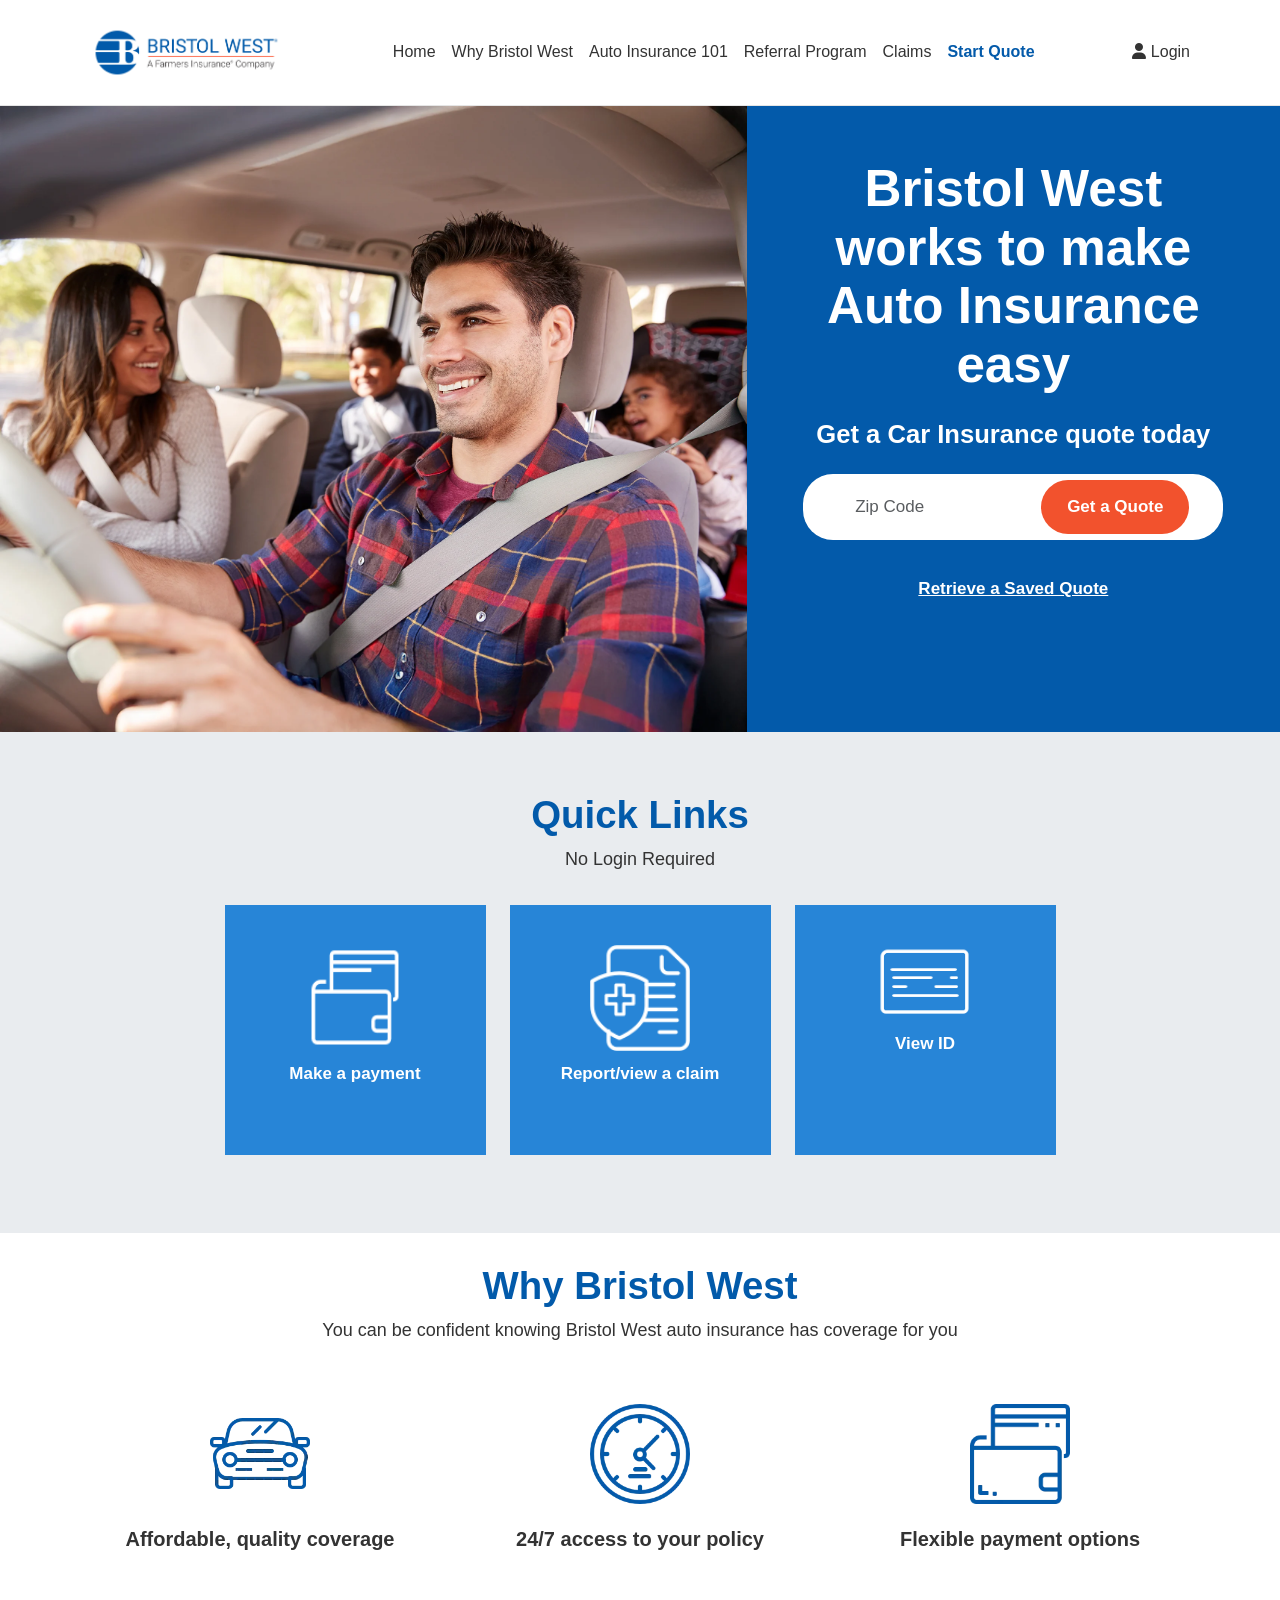
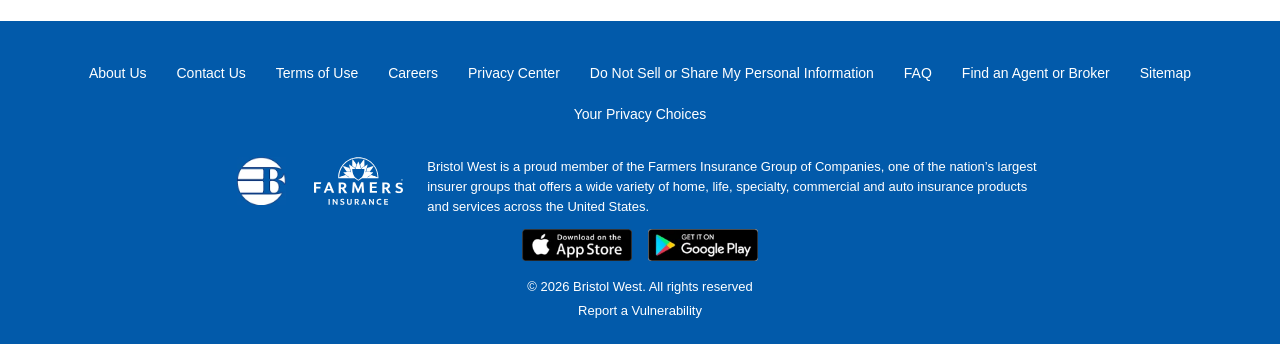
<file: index.html>
<!DOCTYPE html>
<html lang="en">
<head>
  <meta charset="UTF-8" />
  <meta name="viewport" content="width=device-width, initial-scale=1.0" />
  <title>Bristol West Bootstrap Page</title>

  <!-- Bootstrap CSS -->
  <link href="https://cdn.jsdelivr.net/npm/bootstrap@5.3.3/dist/css/bootstrap.min.css" rel="stylesheet">

  <!-- Font Awesome -->
  <link href="https://cdnjs.cloudflare.com/ajax/libs/font-awesome/6.5.2/css/all.min.css" rel="stylesheet">

  <!-- Custom CSS -->
  <link rel="stylesheet" href="style.css">
</head>
<body>

  <!-- Header Start -->
  <header class="bw-header" tabindex="-1">
    <div class="container">
      <nav class="navbar navbar-expand-lg navbar-light bw-navbar" role="navigation">

        <a href="" class="visually-hidden-focusable">Skip to Main Content</a>

        <a class="navbar-brand bw-brand" href="/">
          <img
            src="./images/logo-bristol-west-new.jpg"
            alt="Bristol West Logo"
            class="bw-logo"
          >
        </a>

        <button
          class="navbar-toggler bw-toggler ms-auto"
          type="button"
          data-bs-toggle="collapse"
          data-bs-target="#bwMainNavbar"
          aria-controls="bwMainNavbar"
          aria-expanded="false"
          aria-label="Toggle navigation"
        >
          <span class="navbar-toggler-icon"></span>
        </button>

        <div class="collapse navbar-collapse bw-nav-collapse" id="bwMainNavbar">

          <div class="d-lg-none bw-mobile-menu-head">
            <span>Menu</span>
            <button
              class="btn bw-close-btn"
              type="button"
              data-bs-toggle="collapse"
              data-bs-target="#bwMainNavbar"
              aria-label="Close menu"
            >
              X
            </button>
          </div>

          <ul class="navbar-nav mx-auto bw-main-menu">
            <li class="nav-item">
              <a class="nav-link" title="Home" aria-label="Home" href="/">Home</a>
            </li>

            <li class="nav-item">
              <a class="nav-link" title="Why Bristol West" aria-label="Why Bristol West" href="why-bristo.html">Why Bristol West</a>
            </li>

            <li class="nav-item">
              <a class="nav-link" title="Auto Insurance 101" aria-label="Auto Insurance 101" href="auto-insurance101.html">Auto Insurance 101</a>
            </li>
            <li class="nav-item">
              <a class="nav-link" title="Referral Program" aria-label="Referral Program" href="Referral.html">Referral Program</a>
            </li>

            <li class="nav-item">
              <a class="nav-link" title="Claims" aria-label="Claims" href="claim.html">Claims</a>
            </li>

            <li class="nav-item">
              <a class="nav-link bw-start-quote-link" title="Start Quote" aria-label="Start Quote" href="/">Start Quote</a>
            </li>

            
          </ul>

          <ul class="navbar-nav bw-lang-menu">
            <li class="nav-item">
              <a class="nav-link" title="Login" aria-label="Login" href="">
                <i class="fa-solid fa-user"></i>
                Login
              </a>
            </li>
          </ul>

        </div>
      </nav>
    </div>
  </header>
  <!-- Header End -->

  <main id="main">

    <!-- Hero Start -->
    <section class="bw-hero">
      <div class="container-fluid px-0">
        <div class="row g-0">

          <div class="col-md-7 d-none d-md-block">
            <div class="bw-hero-img-wrap">
              <img
                src="./images/bw-hero-drive-image.webp"
                alt=""
                class="bw-hero-img"
              >
            </div>
          </div>

          <div class="col-12 col-md-5">
            <div class="bw-hero-content d-flex flex-column justify-content-center">

              <div class="bw-hero-text">
                <h1>
                  Bristol West works to make<br class="d-none d-md-block">
                  Auto Insurance easy
                </h1>

                <h2>Get a Car Insurance quote today</h2>
              </div>

              <form class="bw-quote-form">
                <input type="hidden" name="errorMessage" value="Zip Code is required">
                <input type="hidden" name="zipCodeLength" value="5">
                <input type="hidden" name="zipCodeLengthErrorMessage" value="Zip Code must be 5 digits long.">

                <div class="row g-0 bw-form-row justify-content-center">
                  <div class="col-12 col-md-6">
                    <input
                      name="zipcode"
                      type="tel"
                      maxlength="5"
                      minlength="5"
                      class="form-control bw-zip-input"
                      placeholder="Zip Code"
                      aria-describedby="zipCodeErrorMsg"
                      inputmode="numeric"
                      pattern="[0-9]*"
                    >
                  </div>

                  <div class="col-12 col-md-auto">
                    <button type="submit" class="btn bw-quote-btn">
                      Get a Quote
                    </button>
                  </div>
                </div>
              </form>

              <div id="zipCodeErrorMsg" class="bw-zip-validation-msg text-center" role="alert"></div>

              <div class="text-center">
                <a href="#" class="bw-saved-quote-link">
                  Retrieve a Saved Quote
                </a>
              </div>

            </div>
          </div>

        </div>
      </div>
    </section>
    <!-- Hero End -->

    <!-- Quick Links Start -->
    <section class="bw-quick-section bg-body-secondary py-5">
      <div class="container">
        <div class="bw-quick-box">
          <div class="row">
            <div class="col-12 text-center">
              <h2 class="bw-section-title">Quick Links</h2>
              <p class="bw-subtitle">No Login Required</p>
            </div>
          </div>

          <div class="row justify-content-center g-4 mt-2">

            <div class="col-12 col-md-4 col-lg-3">
              <a class="bw-quick-link" href="/bwcss/bw-make-payment?lang=en">
                <span class="bw-quick-icon">
                  <img
                    src="./images/icon_wallet.svg"
                    alt=""
                  >
                </span>
                <span class="bw-quick-text">Make a payment</span>
              </a>
            </div>

            <div class="col-12 col-md-4 col-lg-3">
              <a class="bw-quick-link" href="/home/claims/">
                <span class="bw-quick-icon">
                  <img
                    src="./images/icon_view_claim.svg"
                    alt=""
                  >
                </span>
                <span class="bw-quick-text">Report/view a claim</span>
              </a>
            </div>

            <div class="col-12 col-md-4 col-lg-3">
              <a class="bw-quick-link" href="/bwcss/id-card/findpolicy?type=id&lang=eng">
                <span class="bw-quick-icon">
                  <img
                    src="/images/icon_view_id.svg"
                    alt=""
                  >
                </span>
                <span class="bw-quick-text">View ID</span>
              </a>
            </div>

          </div>
        </div>
      </div>
    </section>
    <!-- Quick Links End -->

    <!-- Why Bristol West Start -->
    <section class="bw-why-section">
      <div class="container">
        <div class="row">
          <div class="col-12 text-center">
            <h2 class="bw-section-title">Why Bristol West</h2>
            <p class="bw-subtitle">
              You can be confident knowing Bristol West auto insurance has coverage for you
            </p>
          </div>
        </div>

        <div class="row justify-content-center g-4 mt-3">

          <div class="col-12 col-md-4 ">
            <div class="bw-feature-card">
              <div class="bw-feature-img">
                <img
                  src="./images/car-icon.webp"
                  alt=""
                >
              </div>
              <div class="bw-feature-text">
                Affordable, quality coverage
              </div>
            </div>
          </div>

          <div class="col-12 col-md-4 ">
            <div class="bw-feature-card">
              <div class="bw-feature-img">
                <img
                  src="./images/clock-icon.webp"
                  alt=""
                >
              </div>
              <div class="bw-feature-text">
                24/7 access to your policy
              </div>
            </div>
          </div>

          <div class="col-12 col-md-4 ">
            <div class="bw-feature-card">
              <div class="bw-feature-img">
                <img
                  src="./images/pay-icon.webp"
                  alt=""
                >
              </div>
              <div class="bw-feature-text">
                Flexible payment options
              </div>
            </div>
          </div>

        </div>
      </div>
    </section>
    <!-- Why Bristol West End -->

  </main>

  <!-- Footer Start -->
  <footer class="bw-footer">
    <div class="container-fluid">

      <div class="row text-center">
        <div class="col-12">
          <ul class="nav justify-content-center bw-footer-nav">

            <li class="nav-item">
              <a class="nav-link" href="about.html">About Us</a>
            </li>

            <li class="nav-item">
              <a class="nav-link" href="contact.html">Contact Us</a>
            </li>

            <li class="nav-item">
              <a class="nav-link" href="terms.html">Terms of Use</a>
            </li>

            <li class="nav-item">
              <a class="nav-link" href="" target="_blank">Careers</a>
            </li>

            <li class="nav-item">
              <a class="nav-link" href="" target="_blank">Privacy Center</a>
            </li>

            <li class="nav-item">
              <a class="nav-link" href="" target="_blank">
                Do Not Sell or Share My Personal Information
              </a>
            </li>

            <li class="nav-item">
              <a class="nav-link" href="faqs.html">FAQ</a>
            </li>

            <li class="nav-item">
              <a class="nav-link" href="">
                Find an Agent or Broker
              </a>
            </li>

            <li class="nav-item">
              <a class="nav-link" href="">Sitemap</a>
            </li>

            <li class="nav-item d-flex align-items-center justify-content-center">
              <a class="nav-link" href="#">Your Privacy Choices</a>
              
            </li>

          </ul>
        </div>
      </div>

      <div class="row mt-4 justify-content-center align-items-start">
        <div class="col-12 col-md-auto mb-4 text-center">
          <a href="/" aria-label="BristolWest Home">
            <img
              src="./images/bw-logo-white.webp"
              width="49"
              height="48"
              alt=""
            >
          </a>

          <a href="" title="farmers.com" class="ms-4">
            <img
              src="./images/farmers_logo.svg"
              width="89"
              height="48"
              alt=""
            >
          </a>
        </div>

        <div class="col-12 col-md-8 col-lg-6">
          <p class="bw-footer-disclaimer">
            Bristol West is a proud member of the Farmers Insurance Group of Companies,
            one of the nation’s largest insurer groups that offers a wide variety of
            home, life, specialty, commercial and auto insurance products and services
            across the <span class="text-nowrap">United States.</span>
          </p>
        </div>
      </div>

      <div class="row justify-content-center g-3 text-center">
        <div class="col-auto">
          <a href="" target="_blank">
            <img
              src="./images/ios.webp"
              width="110"
              height="32"
              alt="Download on the App Store"
            >
          </a>
        </div>

        <div class="col-auto">
          <a href="" target="_blank">
            <img
              src="./images/android.webp"
              width="110"
              height="32"
              alt="Get it on Google Play"
            >
          </a>
        </div>
      </div>

      <div class="text-center pt-3">
        <p class="bw-copy">© 2026 Bristol West. All rights reserved</p>
        <p class="bw-report">
          <a href="" target="_blank" rel="noopener">
            Report a Vulnerability
          </a>
        </p>
      </div>

    </div>
  </footer>
  <!-- Footer End -->

  <!-- Bootstrap JS -->
  <script src="https://cdn.jsdelivr.net/npm/bootstrap@5.3.3/dist/js/bootstrap.bundle.min.js"></script>

</body>
</html>
</file>
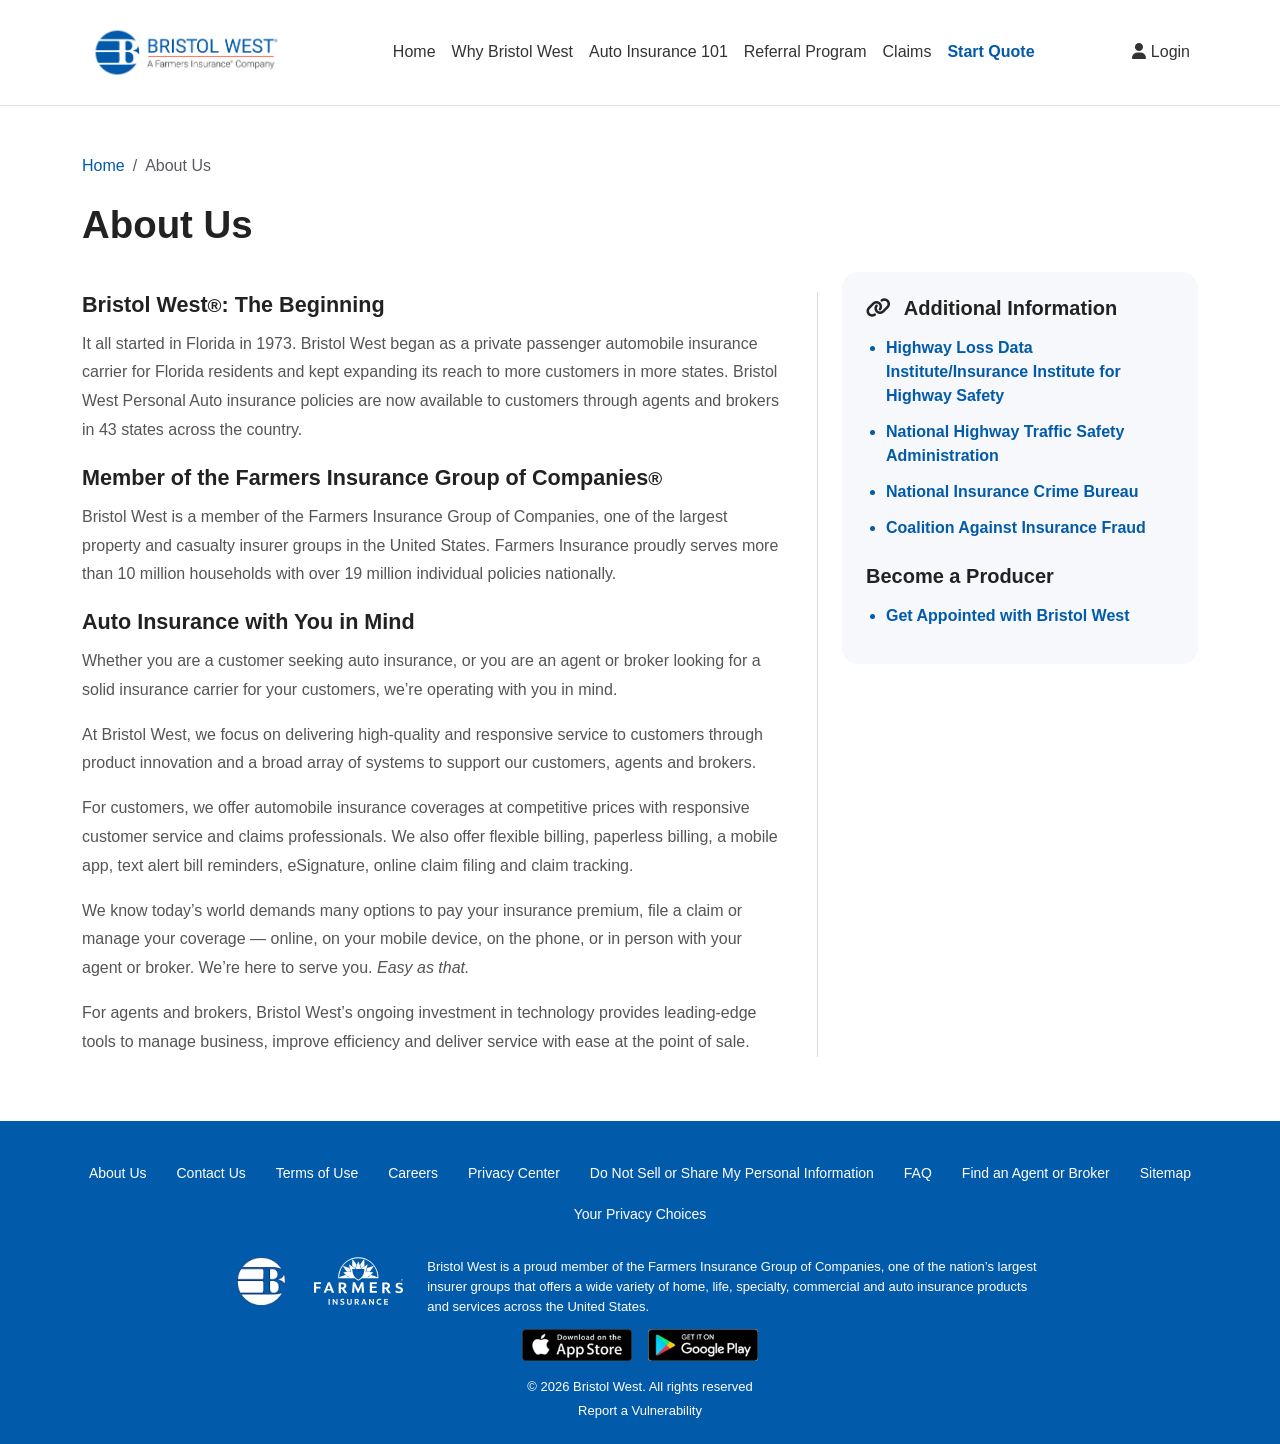
<file: about.html>
<!DOCTYPE html>
<html lang="en">
<head>
  <meta charset="UTF-8" />
  <meta name="viewport" content="width=device-width, initial-scale=1.0" />
  <title>Bristol West Bootstrap Page</title>

  <!-- Bootstrap CSS -->
  <link href="https://cdn.jsdelivr.net/npm/bootstrap@5.3.3/dist/css/bootstrap.min.css" rel="stylesheet">

  <!-- Font Awesome -->
  <link href="https://cdnjs.cloudflare.com/ajax/libs/font-awesome/6.5.2/css/all.min.css" rel="stylesheet">

  <!-- Custom CSS -->
  <link rel="stylesheet" href="style.css">
  <link rel="stylesheet" href="about.css">
</head>
<body>

  <!-- Header Start -->
  <header class="bw-header" tabindex="-1">
    <div class="container">
      <nav class="navbar navbar-expand-lg navbar-light bw-navbar" role="navigation">

        <a href="" class="visually-hidden-focusable">Skip to Main Content</a>

        <a class="navbar-brand bw-brand" href="/">
          <img
            src="./images/logo-bristol-west-new.jpg"
            alt="Bristol West Logo"
            class="bw-logo"
          >
        </a>

        <button
          class="navbar-toggler bw-toggler ms-auto"
          type="button"
          data-bs-toggle="collapse"
          data-bs-target="#bwMainNavbar"
          aria-controls="bwMainNavbar"
          aria-expanded="false"
          aria-label="Toggle navigation"
        >
          <span class="navbar-toggler-icon"></span>
        </button>

        <div class="collapse navbar-collapse bw-nav-collapse" id="bwMainNavbar">

          <div class="d-lg-none bw-mobile-menu-head">
            <span>Menu</span>
            <button
              class="btn bw-close-btn"
              type="button"
              data-bs-toggle="collapse"
              data-bs-target="#bwMainNavbar"
              aria-label="Close menu"
            >
              X
            </button>
          </div>

          <ul class="navbar-nav mx-auto bw-main-menu">
            <li class="nav-item">
              <a class="nav-link" title="Home" aria-label="Home" href="/">Home</a>
            </li>

            <li class="nav-item">
              <a class="nav-link" title="Why Bristol West" aria-label="Why Bristol West" href="why-bristo.html">Why Bristol West</a>
            </li>

            <li class="nav-item">
              <a class="nav-link" title="Auto Insurance 101" aria-label="Auto Insurance 101" href="auto-insurance101.html">Auto Insurance 101</a>
            </li>
            <li class="nav-item">
              <a class="nav-link" title="Referral Program" aria-label="Referral Program" href="Referral.html">Referral Program</a>
            </li>

            <li class="nav-item">
              <a class="nav-link" title="Claims" aria-label="Claims" href="claim.html">Claims</a>
            </li>

            <li class="nav-item">
              <a class="nav-link bw-start-quote-link" title="Start Quote" aria-label="Start Quote" href="/">Start Quote</a>
            </li>

            
          </ul>

          <ul class="navbar-nav bw-lang-menu">
            <li class="nav-item">
              <a class="nav-link" title="Login" aria-label="Login" href="">
                <i class="fa-solid fa-user"></i>
                Login
              </a>
            </li>
          </ul>

        </div>
      </nav>
    </div>
  </header>
  <!-- Header End -->
<section class="about-section py-5">
    <div class="container">

        <nav aria-label="breadcrumb" class="mb-4">
            <ol class="breadcrumb about-breadcrumb">
                <li class="breadcrumb-item">
                    <a href="#">Home</a>
                </li>
                <li class="breadcrumb-item active" aria-current="page">
                    About Us
                </li>
            </ol>
        </nav>

        <h1 class="about-main-heading mb-4">
            About Us
        </h1>

        <div class="row g-4">

            <div class="col-12 col-lg-8">
                <div class="about-content-box">

                    <h5>Bristol West<small>®</small>: The Beginning</h5>
                    <p>
                        It all started in Florida in 1973. Bristol West began as a private passenger automobile insurance carrier for Florida residents and kept expanding its reach to more customers in more states. Bristol West Personal Auto insurance policies are now available to customers through agents and brokers in 43 states across the country.
                    </p>

                    <h5>Member of the Farmers Insurance Group of Companies<small>®</small></h5>
                    <p>
                        Bristol West is a member of the Farmers Insurance Group of Companies, one of the largest property and casualty insurer groups in the United States. Farmers Insurance proudly serves more than 10 million households with over 19 million individual policies nationally.
                    </p>

                    <h5>Auto Insurance with You in Mind</h5>
                    <p>
                        Whether you are a customer seeking auto insurance, or you are an agent or broker looking for a solid insurance carrier for your customers, we’re operating with you in mind.
                    </p>

                    <p>
                        At Bristol West, we focus on delivering high-quality and responsive service to customers through product innovation and a broad array of systems to support our customers, agents and brokers.
                    </p>

                    <p>
                        For customers, we offer automobile insurance coverages at competitive prices with responsive customer service and claims professionals. We also offer flexible billing, paperless billing, a mobile app, text alert bill reminders, eSignature, online claim filing and claim tracking.
                    </p>

                    <p>
                        We know today’s world demands many options to pay your insurance premium, file a claim or manage your coverage — online, on your mobile device, on the phone, or in person with your agent or broker. We’re here to serve you. <em>Easy as that.</em>
                    </p>

                    <p>
                        For agents and brokers, Bristol West’s ongoing investment in technology provides leading-edge tools to manage business, improve efficiency and deliver service with ease at the point of sale.
                    </p>

                </div>
            </div>

            <div class="col-12 col-lg-4">
                <aside class="about-sidebar p-4">

                    <h2 class="sidebar-heading mb-3">
                        <i class="fa-solid fa-link me-2"></i>
                        Additional Information
                    </h2>

                    <ul class="about-links">
                        <li><a href="" target="_blank">Highway Loss Data Institute/Insurance Institute for Highway Safety</a></li>
                        <li><a href="" target="_blank">National Highway Traffic Safety Administration</a></li>
                        <li><a href="" target="_blank">National Insurance Crime Bureau</a></li>
                        <li><a href="" target="_blank">Coalition Against Insurance Fraud</a></li>
                    </ul>

                    <h2 class="sidebar-heading mt-4 mb-3">
                        Become a Producer
                    </h2>

                    <ul class="about-links">
                        <li><a href="https://www.foremostagent.com/get-appointed/" target="_blank">Get Appointed with Bristol West</a></li>
                    </ul>

                </aside>
            </div>

        </div>

    </div>
</section>


  <!-- Footer Start -->
  <footer class="bw-footer">
    <div class="container-fluid">

      <div class="row text-center">
        <div class="col-12">
          <ul class="nav justify-content-center bw-footer-nav">

            <li class="nav-item">
              <a class="nav-link" href="about.html">About Us</a>
            </li>

            <li class="nav-item">
              <a class="nav-link" href="contact.html">Contact Us</a>
            </li>

            <li class="nav-item">
              <a class="nav-link" href="terms.html">Terms of Use</a>
            </li>

            <li class="nav-item">
              <a class="nav-link" href="" target="_blank">Careers</a>
            </li>

            <li class="nav-item">
              <a class="nav-link" href="" target="_blank">Privacy Center</a>
            </li>

            <li class="nav-item">
              <a class="nav-link" href="" target="_blank">
                Do Not Sell or Share My Personal Information
              </a>
            </li>

            <li class="nav-item">
              <a class="nav-link" href="faqs.html">FAQ</a>
            </li>

            <li class="nav-item">
              <a class="nav-link" href="">
                Find an Agent or Broker
              </a>
            </li>

            <li class="nav-item">
              <a class="nav-link" href="">Sitemap</a>
            </li>

            <li class="nav-item d-flex align-items-center justify-content-center">
              <a class="nav-link" href="#">Your Privacy Choices</a>
              
            </li>

          </ul>
        </div>
      </div>

      <div class="row mt-4 justify-content-center align-items-start">
        <div class="col-12 col-md-auto mb-4 text-center">
          <a href="/" aria-label="BristolWest Home">
            <img
              src="./images/bw-logo-white.webp"
              width="49"
              height="48"
              alt=""
            >
          </a>

          <a href="" title="farmers.com" class="ms-4">
            <img
              src="./images/farmers_logo.svg"
              width="89"
              height="48"
              alt=""
            >
          </a>
        </div>

        <div class="col-12 col-md-8 col-lg-6">
          <p class="bw-footer-disclaimer">
            Bristol West is a proud member of the Farmers Insurance Group of Companies,
            one of the nation’s largest insurer groups that offers a wide variety of
            home, life, specialty, commercial and auto insurance products and services
            across the <span class="text-nowrap">United States.</span>
          </p>
        </div>
      </div>

      <div class="row justify-content-center g-3 text-center">
        <div class="col-auto">
          <a href="" target="_blank">
            <img
              src="./images/ios.webp"
              width="110"
              height="32"
              alt="Download on the App Store"
            >
          </a>
        </div>

        <div class="col-auto">
          <a href="" target="_blank">
            <img
              src="./images/android.webp"
              width="110"
              height="32"
              alt="Get it on Google Play"
            >
          </a>
        </div>
      </div>

      <div class="text-center pt-3">
        <p class="bw-copy">© 2026 Bristol West. All rights reserved</p>
        <p class="bw-report">
          <a href="" target="_blank" rel="noopener">
            Report a Vulnerability
          </a>
        </p>
      </div>

    </div>
  </footer>
  <!-- Footer End -->

  <!-- Bootstrap JS -->
  <script src="https://cdn.jsdelivr.net/npm/bootstrap@5.3.3/dist/js/bootstrap.bundle.min.js"></script>

</body>
</html>
</file>
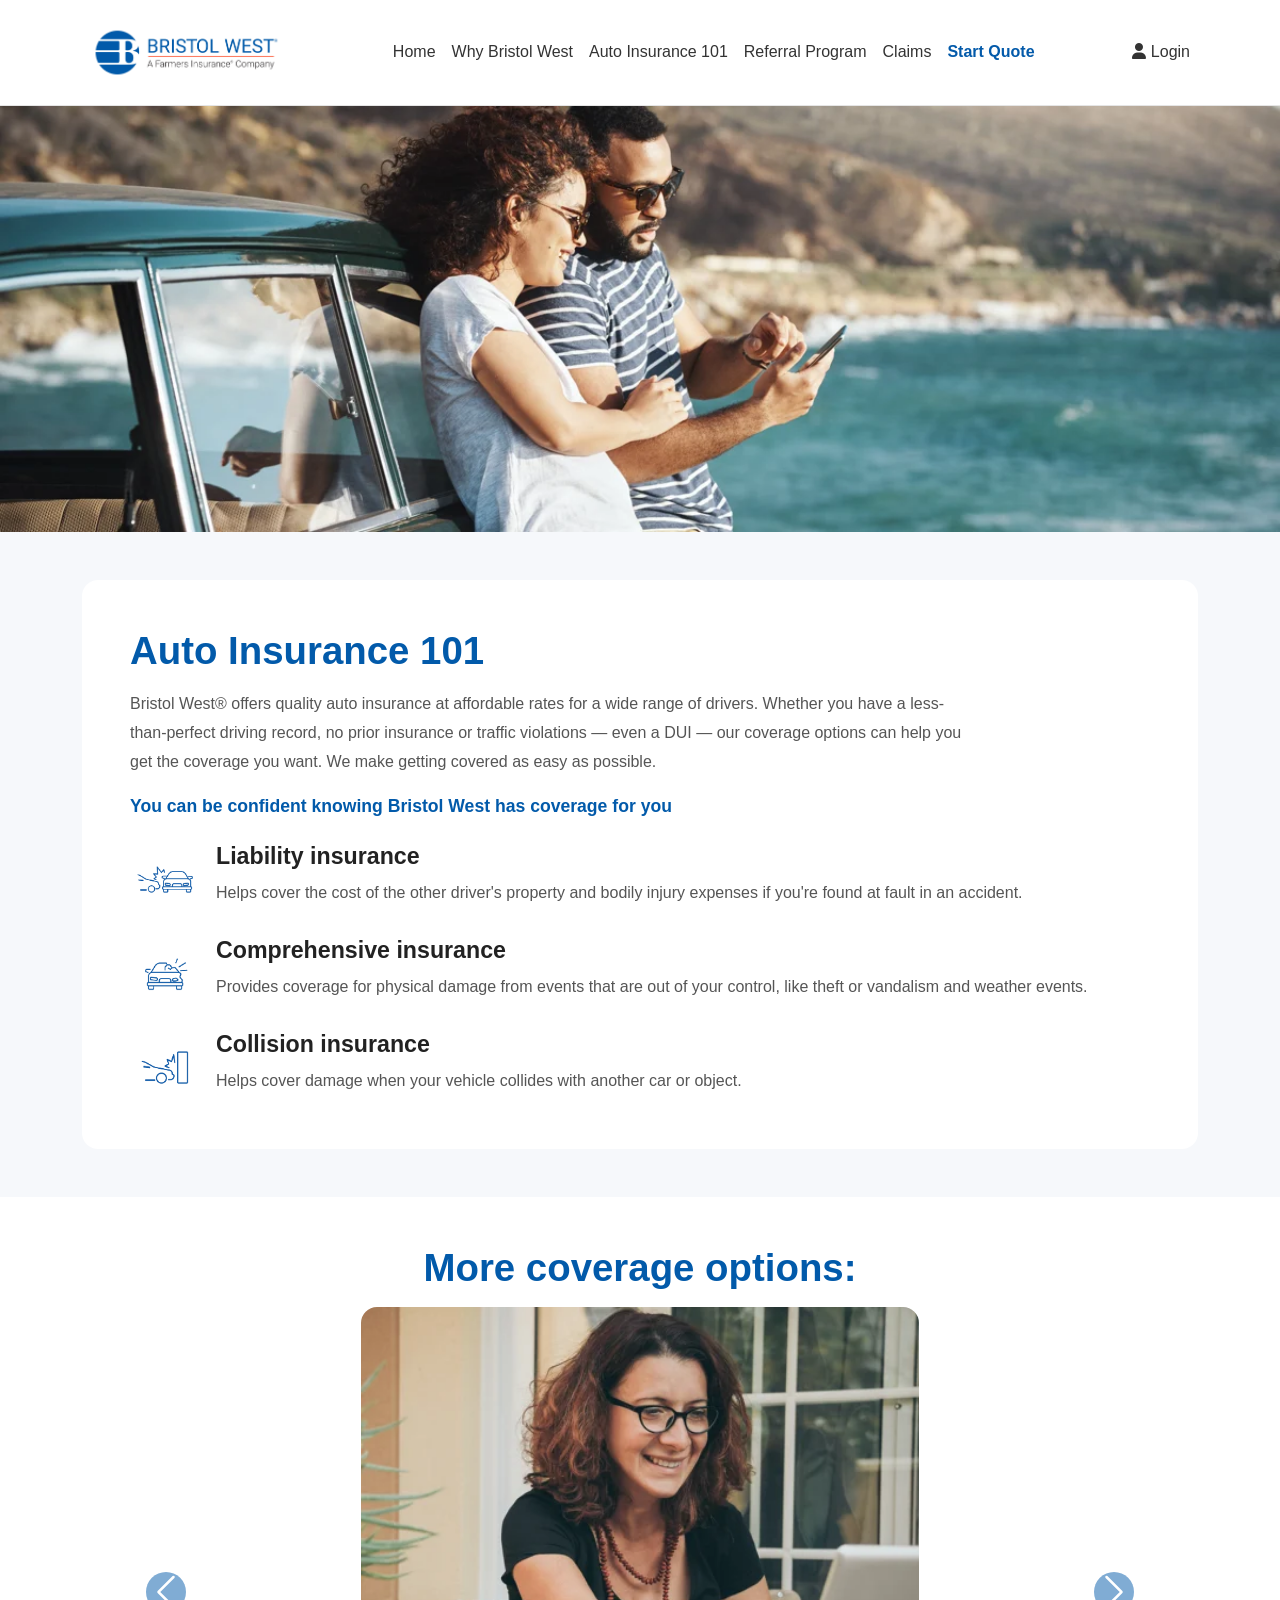
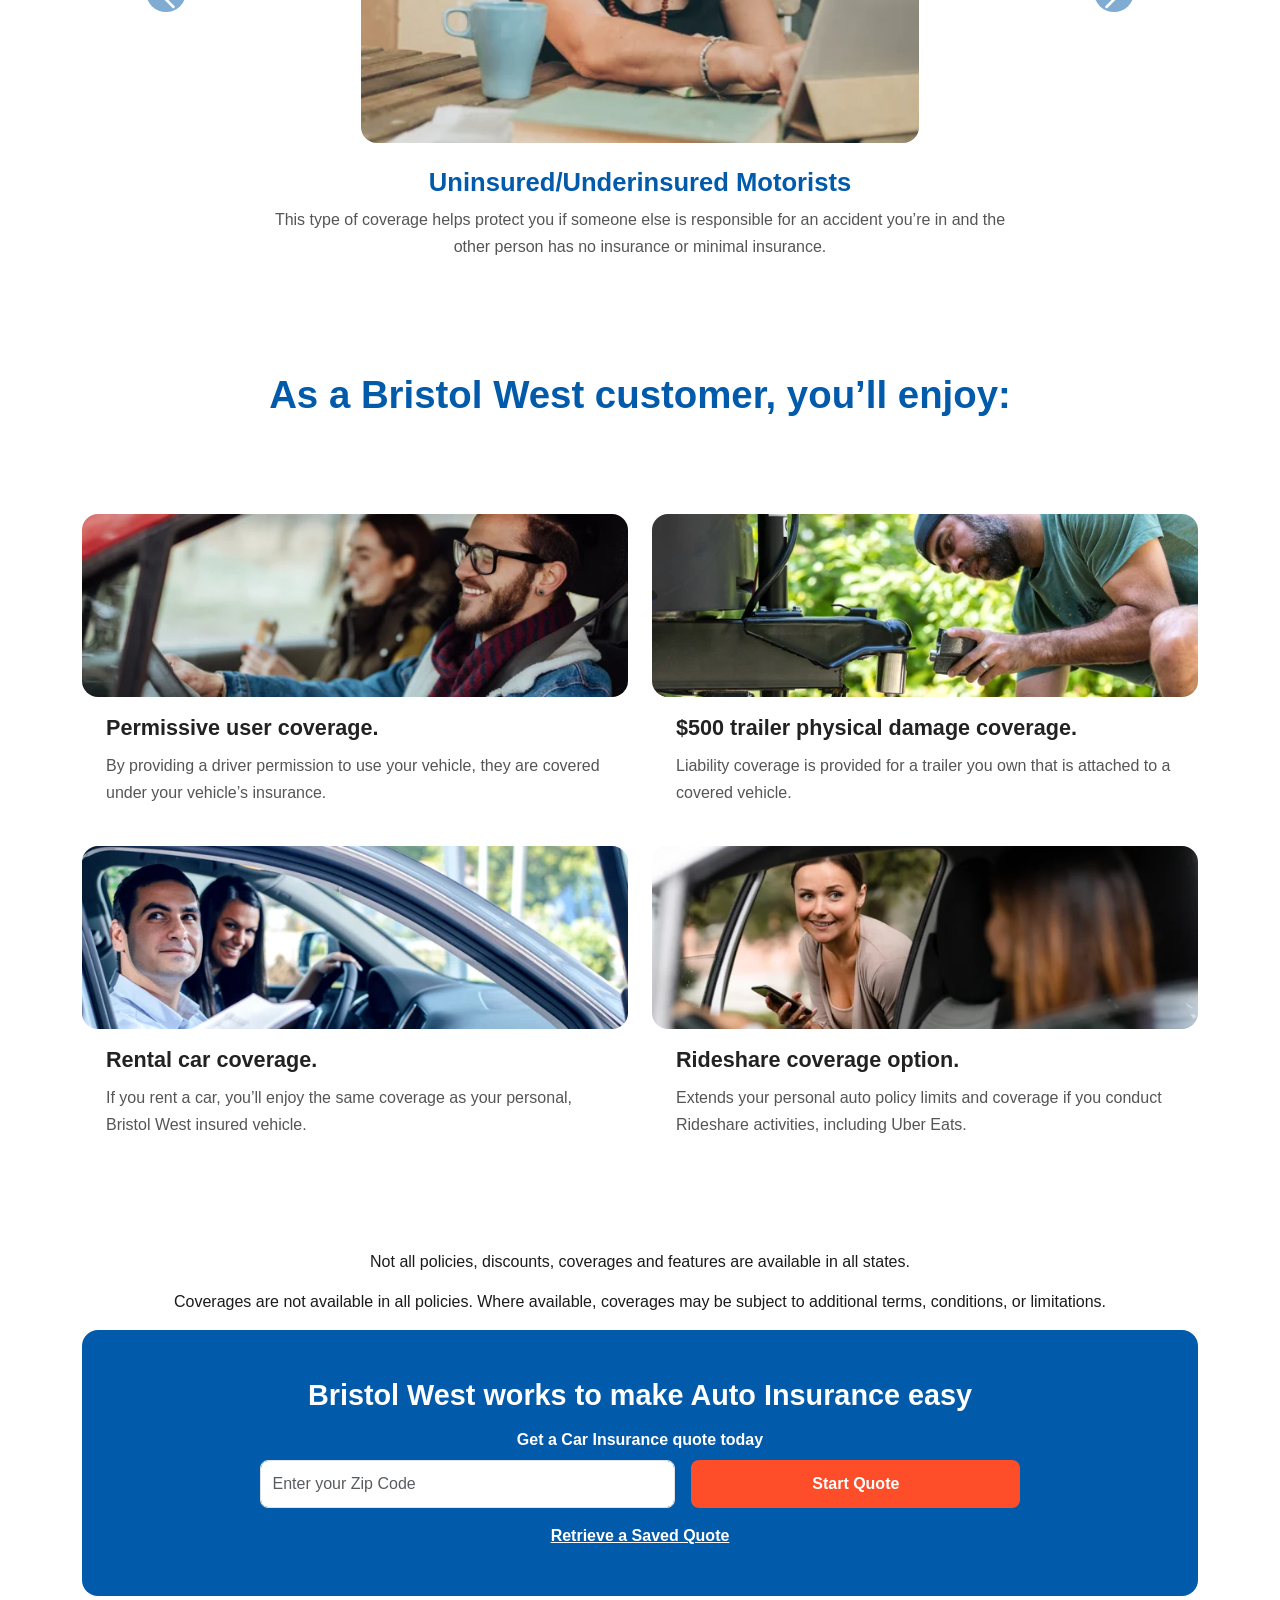
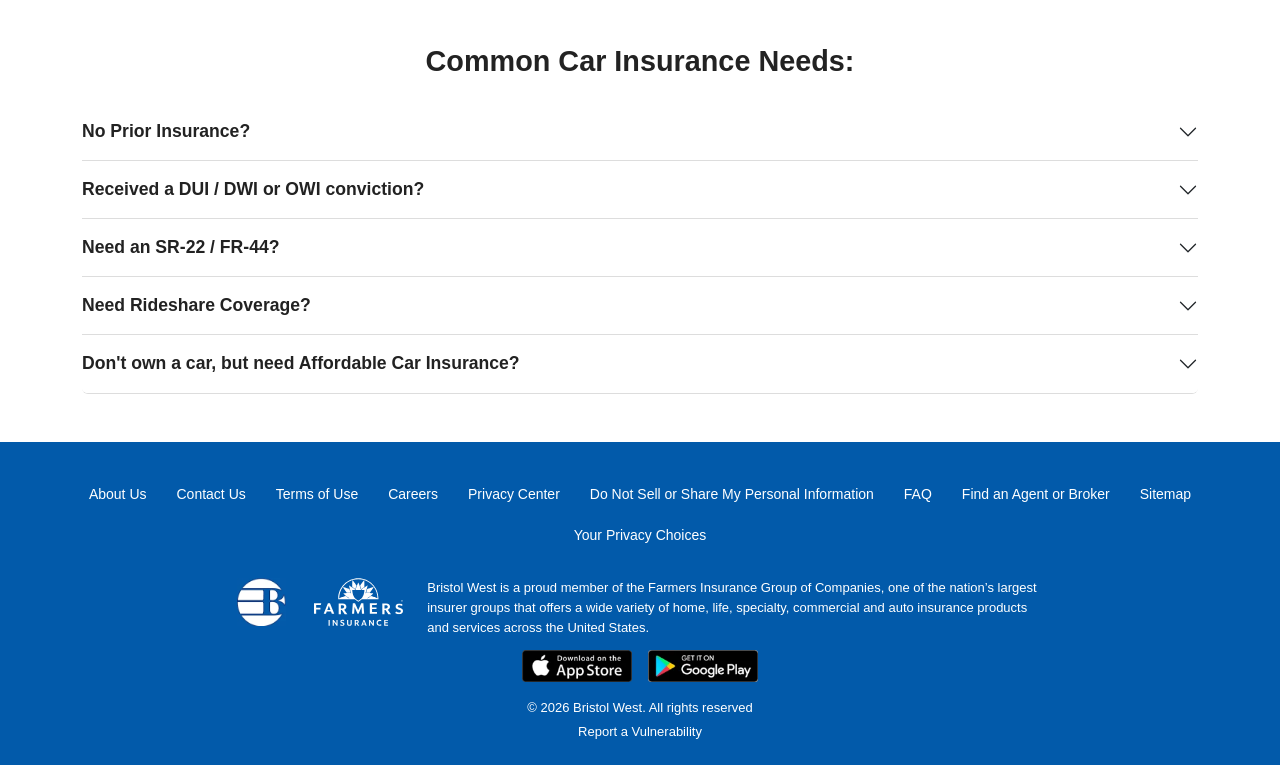
<file: auto-insurance101.html>
<!DOCTYPE html>
<html lang="en">
<head>
  <meta charset="UTF-8" />
  <meta name="viewport" content="width=device-width, initial-scale=1.0" />
  <title>Bristol West Bootstrap Page</title>

  <!-- Bootstrap CSS -->
  <link href="https://cdn.jsdelivr.net/npm/bootstrap@5.3.3/dist/css/bootstrap.min.css" rel="stylesheet">

  <!-- Font Awesome -->
  <link href="https://cdnjs.cloudflare.com/ajax/libs/font-awesome/6.5.2/css/all.min.css" rel="stylesheet">

  <!-- Custom CSS -->
  <link rel="stylesheet" href="style.css">
  <link rel="stylesheet" href="auto.css">
</head>
<body>

  <!-- Header Start -->
  <header class="bw-header" tabindex="-1">
    <div class="container">
      <nav class="navbar navbar-expand-lg navbar-light bw-navbar" role="navigation">

        <a href="" class="visually-hidden-focusable">Skip to Main Content</a>

        <a class="navbar-brand bw-brand" href="/">
          <img
            src="./images/logo-bristol-west-new.jpg"
            alt="Bristol West Logo"
            class="bw-logo"
          >
        </a>

        <button
          class="navbar-toggler bw-toggler ms-auto"
          type="button"
          data-bs-toggle="collapse"
          data-bs-target="#bwMainNavbar"
          aria-controls="bwMainNavbar"
          aria-expanded="false"
          aria-label="Toggle navigation"
        >
          <span class="navbar-toggler-icon"></span>
        </button>

        <div class="collapse navbar-collapse bw-nav-collapse" id="bwMainNavbar">

          <div class="d-lg-none bw-mobile-menu-head">
            <span>Menu</span>
            <button
              class="btn bw-close-btn"
              type="button"
              data-bs-toggle="collapse"
              data-bs-target="#bwMainNavbar"
              aria-label="Close menu"
            >
              X
            </button>
          </div>

          <ul class="navbar-nav mx-auto bw-main-menu">
            <li class="nav-item">
              <a class="nav-link" title="Home" aria-label="Home" href="/">Home</a>
            </li>

            <li class="nav-item">
              <a class="nav-link" title="Why Bristol West" aria-label="Why Bristol West" href="why-bristo.html">Why Bristol West</a>
            </li>

            <li class="nav-item">
              <a class="nav-link" title="Auto Insurance 101" aria-label="Auto Insurance 101" href="auto-insurance101.html">Auto Insurance 101</a>
            </li>
            <li class="nav-item">
              <a class="nav-link" title="Referral Program" aria-label="Referral Program" href="Referral.html">Referral Program</a>
            </li>

            <li class="nav-item">
              <a class="nav-link" title="Claims" aria-label="Claims" href="claim.html">Claims</a>
            </li>

            <li class="nav-item">
              <a class="nav-link bw-start-quote-link" title="Start Quote" aria-label="Start Quote" href="/">Start Quote</a>
            </li>

            
          </ul>

          <ul class="navbar-nav bw-lang-menu">
            <li class="nav-item">
              <a class="nav-link" title="Login" aria-label="Login" href="">
                <i class="fa-solid fa-user"></i>
                Login
              </a>
            </li>
          </ul>

        </div>
      </nav>
    </div>
  </header>
  <!-- Header End -->

<section class="hero-banner">
    <div class="container-fluid p-0">
        <div class="row g-0">

            <!-- Desktop Image -->
            <img src="./images/why-britol/auto-1.webp"
                 alt="Hero Banner"
                 class="img-fluid w-100 d-none d-md-block">

            <!-- Mobile Image -->
            <img src="./images/why-britol/auto-1.webp"
                 alt="Hero Banner"
                 class="img-fluid w-100 d-block d-md-none">

        </div>
    </div>
</section>

<section class="auto-insurance-section py-5">
    <div class="container">

        <div class="row justify-content-center">
            <div class="col-12">

                <div class="auto-content-box bg-white p-4 p-md-5">

                    <div class="row mb-4">
                        <div class="col-12 col-lg-10">
                            <h1 class="auto-heading mb-3">
                                Auto Insurance 101
                            </h1>

                            <p class="auto-text">
                                Bristol West® offers quality auto insurance at affordable rates for a wide range of drivers. Whether you have a less-than-perfect driving record, no prior insurance or traffic violations — even a DUI — our coverage options can help you get the coverage you want. We make getting covered as easy as possible.
                            </p>

                            <p class="auto-highlight">
                                You can be confident knowing Bristol West has coverage for you
                            </p>
                        </div>
                    </div>

                    <div class="coverage-item d-flex gap-3 mb-4">
                        <div class="coverage-icon-box">
                            <img src="./images/why-britol/car_collision.webp"
                                 alt="Liability insurance"
                                 class="coverage-icon">
                        </div>

                        <div>
                            <h2 class="coverage-title">
                                Liability insurance
                            </h2>

                            <p class="coverage-text">
                                Helps cover the cost of the other driver's property and bodily injury expenses if you're found at fault in an accident.
                            </p>
                        </div>
                    </div>

                    <div class="coverage-item d-flex gap-3 mb-4">
                        <div class="coverage-icon-box">
                            <img src="./images/why-britol/car_hail.webp "
                                 alt="Comprehensive insurance"
                                 class="coverage-icon">
                        </div>

                        <div>
                            <h2 class="coverage-title">
                                Comprehensive insurance
                            </h2>

                            <p class="coverage-text">
                                Provides coverage for physical damage from events that are out of your control, like theft or vandalism and weather events.
                            </p>
                        </div>
                    </div>

                    <div class="coverage-item d-flex gap-3">
                        <div class="coverage-icon-box">
                            <img src="./images/why-britol/car_collision2.webp"
                                 alt="Collision insurance"
                                 class="coverage-icon">
                        </div>

                        <div>
                            <h2 class="coverage-title">
                                Collision insurance
                            </h2>

                            <p class="coverage-text">
                                Helps cover damage when your vehicle collides with another car or object.
                            </p>
                        </div>
                    </div>

                </div>

            </div>
        </div>

    </div>
</section>

<section class="coverage-carousel-section py-5">
    <div class="container">
        <h1 class="auto-heading mb-3 text-center">
                                More coverage options:
                            </h1>

        <div id="coverageCarousel" class="carousel slide" data-bs-ride="carousel">

            <div class="carousel-inner">

                <div class="carousel-item active">
                    <img src="./images/why-britol/auto101_carosel1.webp" class="d-block w-50 mx-auto carousel-main-img" alt="Auto insurance coverage">

                    <div class="carousel-content text-center mt-4">
                        <h4>Uninsured/Underinsured Motorists</h4>
                        <p>This type of coverage helps protect you if someone else is responsible for an accident you’re in and the other person has no insurance or minimal insurance.</p>
                    </div>
                </div>

                <div class="carousel-item">
                    <img src="./images/why-britol/auto101_carosel1.webp" class="d-block w-50 mx-auto carousel-main-img" alt="Bodily injury and property damage">

                    <div class="carousel-content text-center mt-4">
                        <h4>Bodily Injury and Property Damage</h4>
                        <p>This covers your legal responsibility for an accident where someone else is injured or there is damage to someone else’s property.</p>
                    </div>
                </div>

                <div class="carousel-item">
                    <img src="./images/why-britol/auto101_carosel1.webp" class="d-block w-50 mx-auto carousel-main-img" alt="Rental reimbursement">

                    <div class="carousel-content text-center mt-4">
                        <h4>Rental Reimbursement</h4>
                        <p>If you rent a car after you have a covered loss, we will put up to $50 per day back in your pocket for up to 30 days.</p>
                    </div>
                </div>

                <div class="carousel-item">
                    <img src="./images/why-britol/auto101_carosel1.webp" class="d-block w-50 mx-auto carousel-main-img" alt="Medical payments">

                    <div class="carousel-content text-center mt-4">
                        <h4>Medical Payments</h4>
                        <p>This coverage can pay for your medical care due to a car accident up to the policy limit.</p>
                    </div>
                </div>

                <div class="carousel-item">
                    <img src="./images/why-britol/auto101_carosel1.webp" class="d-block w-100 carousel-main-img" alt="Towing and roadside service">

                    <div class="carousel-content text-center mt-4">
                        <h4>Towing and Roadside Service</h4>
                        <p>If your vehicle needs towing or assistance on the road, this coverage may help with the cost.</p>
                    </div>
                </div>

            </div>

            <button class="carousel-control-prev" type="button" data-bs-target="#coverageCarousel" data-bs-slide="prev">
                <span class="carousel-control-prev-icon"></span>
            </button>

            <button class="carousel-control-next" type="button" data-bs-target="#coverageCarousel" data-bs-slide="next">
                <span class="carousel-control-next-icon"></span>
            </button>

            <div class="carousel-indicators mt-4">
                <button type="button" data-bs-target="#coverageCarousel" data-bs-slide-to="0" class="active"></button>
                <button type="button" data-bs-target="#coverageCarousel" data-bs-slide-to="1"></button>
                <button type="button" data-bs-target="#coverageCarousel" data-bs-slide-to="2"></button>
                <button type="button" data-bs-target="#coverageCarousel" data-bs-slide-to="3"></button>
                <button type="button" data-bs-target="#coverageCarousel" data-bs-slide-to="4"></button>
            </div>

        </div>

    </div>
</section>

<section class="auto-perks-section py-5">
    <div class="container">
            <h1 class="auto-heading mb-5 pb-5 text-center">
              As a Bristol West customer, you’ll enjoy:
            </h1>
        <div class="row justify-content-center g-4">

            <div class="col-12 col-md-10 col-lg-6">
                <div class="card auto-perk-card border-0 h-100">
                    <img src="./images/why-britol/auto101_image_2_tablet.webp"
                         alt="Permissive user coverage"
                         class="card-img-top auto-perk-img">

                    <div class="card-body px-4">
                        <h3 class="auto-perk-title">
                            Permissive user coverage.
                        </h3>

                        <p class="auto-perk-text mt-2">
                            By providing a driver permission to use your vehicle, they are covered under your vehicle’s insurance.
                        </p>
                    </div>
                </div>
            </div>

            <div class="col-12 col-md-10 col-lg-6">
                <div class="card auto-perk-card border-0 h-100">
                    <img src="./images/why-britol/auto101_image_3_tablet.webp"
                         alt="$500 trailer physical damage coverage"
                         class="card-img-top auto-perk-img">

                    <div class="card-body px-4">
                        <h3 class="auto-perk-title">
                            $500 trailer physical damage coverage.
                        </h3>

                        <p class="auto-perk-text mt-2">
                            Liability coverage is provided for a trailer you own that is attached to a covered vehicle.
                        </p>
                    </div>
                </div>
            </div>

            <div class="col-12 col-md-10 col-lg-6">
                <div class="card auto-perk-card border-0 h-100">
                    <img src="./images/why-britol/auto101_image_4_tablet.webp"
                         alt="Rental car coverage"
                         class="card-img-top auto-perk-img">

                    <div class="card-body px-4">
                        <h3 class="auto-perk-title">
                            Rental car coverage.
                        </h3>

                        <p class="auto-perk-text mt-2">
                            If you rent a car, you’ll enjoy the same coverage as your personal, Bristol West insured vehicle.
                        </p>
                    </div>
                </div>
            </div>

            <div class="col-12 col-md-10 col-lg-6">
                <div class="card auto-perk-card border-0 h-100">
                    <img src="./images/why-britol/auto101_image_5_tablet.webp"
                         alt="Rideshare coverage option"
                         class="card-img-top auto-perk-img">

                    <div class="card-body px-4">
                        <h3 class="auto-perk-title">
                            Rideshare coverage option.
                        </h3>

                        <p class="auto-perk-text mt-2">
                            Extends your personal auto policy limits and coverage if you conduct Rideshare activities, including Uber Eats.
                        </p>
                    </div>
                </div>
            </div>

        </div>

    </div>
</section>



<section class="quote-faq-section py-5">
    <div class="container">
         <p class="text-center">Not all policies, discounts, coverages and features are available in all states.</p>
         <p class="text-center">Coverages are not available in all policies. Where available, coverages may be subject to additional terms, conditions, or limitations.</p>

        <div class="row justify-content-center mb-5">
            <div class="col-12 ">

                <div class="quote-box text-center p-4 p-md-5">
                    <h3 class="quote-title mb-3">
                        Bristol West works to make Auto Insurance easy
                    </h3>

                    <form>
                        <label for="zipCode" class="quote-label mb-2">
                            Get a Car Insurance quote today
                        </label>

                        <div class="row justify-content-center g-3">
                            <div class="col-12 col-md-5">
                                <input id="zipCode"
                                       type="tel"
                                       maxlength="5"
                                       minlength="5"
                                       placeholder="Enter your Zip Code"
                                       class="form-control quote-input"
                                       inputmode="numeric"
                                       pattern="[0-9]{5}">
                            </div>

                            <div class="col-12 col-md-4">
                                <button type="submit" class="btn quote-btn w-100">
                                    Start Quote
                                </button>
                            </div>
                        </div>
                    </form>

                    <a href="#" class="saved-quote-link d-inline-block mt-3">
                        Retrieve a Saved Quote
                    </a>
                </div>

            </div>
        </div>

        <div class="row justify-content-center">
            <div class="col-12 ">

                <h3 class="faq-heading text-center mb-4">
                    Common Car Insurance Needs:
                </h3>

                <div class="accordion faq-accordion" id="carInsuranceFaq">

                    <div class="accordion-item">
                        <h2 class="accordion-header" id="faqHeadingOne">
                            <button class="accordion-button collapsed" type="button" data-bs-toggle="collapse" data-bs-target="#faqOne">
                                No Prior Insurance?
                            </button>
                        </h2>
                        <div id="faqOne" class="accordion-collapse collapse" data-bs-parent="#carInsuranceFaq">
                            <div class="accordion-body">
                                <p>
                                    <strong>No Prior Insurance? We can help:</strong><br>
                                    If you never had car insurance, or you let your car insurance lapse, Bristol West can help. We accept nearly all customers with, or without, prior car insurance at competitive rates.
                                </p>
                                <p>
                                    <strong>Why choose Bristol West?</strong><br>
                                    Bristol West offers flexible, hassle-free car insurance to fit most budgets. Get an online quote today.
                                </p>
                            </div>
                        </div>
                    </div>

                    <div class="accordion-item">
                        <h2 class="accordion-header" id="faqHeadingTwo">
                            <button class="accordion-button collapsed" type="button" data-bs-toggle="collapse" data-bs-target="#faqTwo">
                                Received a DUI / DWI or OWI conviction?
                            </button>
                        </h2>
                        <div id="faqTwo" class="accordion-collapse collapse" data-bs-parent="#carInsuranceFaq">
                            <div class="accordion-body">
                                <p>
                                    <strong>If you received a DUI / DWI or OWI conviction, we can help:</strong><br>
                                    Bristol West offers reasonably priced coverage if you are convicted of DUI, DWI, or OWI. We can also provide an SR-22/FR-44 certificate of financial responsibility, if needed.
                                </p>
                            </div>
                        </div>
                    </div>

                    <div class="accordion-item">
                        <h2 class="accordion-header" id="faqHeadingThree">
                            <button class="accordion-button collapsed" type="button" data-bs-toggle="collapse" data-bs-target="#faqThree">
                                Need an SR-22 / FR-44?
                            </button>
                        </h2>
                        <div id="faqThree" class="accordion-collapse collapse" data-bs-parent="#carInsuranceFaq">
                            <div class="accordion-body">
                                <p>
                                    <strong>If you need an SR-22 / FR-44, we can help:</strong><br>
                                    An SR-22 is a certificate of financial responsibility required by some states or courts. An FR-44 is similar and is used in Florida and Virginia.
                                </p>
                            </div>
                        </div>
                    </div>

                    <div class="accordion-item">
                        <h2 class="accordion-header" id="faqHeadingFour">
                            <button class="accordion-button collapsed" type="button" data-bs-toggle="collapse" data-bs-target="#faqFour">
                                Need Rideshare Coverage?
                            </button>
                        </h2>
                        <div id="faqFour" class="accordion-collapse collapse" data-bs-parent="#carInsuranceFaq">
                            <div class="accordion-body">
                                <p>
                                    <strong>We provide Rideshare coverage:</strong><br>
                                    Bristol West offers Rideshare coverage as an optional endorsement for drivers using platforms like Uber® or Lyft®. Not available in all states.
                                </p>
                            </div>
                        </div>
                    </div>

                    <div class="accordion-item">
                        <h2 class="accordion-header" id="faqHeadingFive">
                            <button class="accordion-button collapsed" type="button" data-bs-toggle="collapse" data-bs-target="#faqFive">
                                Don't own a car, but need Affordable Car Insurance?
                            </button>
                        </h2>
                        <div id="faqFive" class="accordion-collapse collapse" data-bs-parent="#carInsuranceFaq">
                            <div class="accordion-body">
                                <p>
                                    <strong>Need Car Insurance, but don't own a car, we can help:</strong><br>
                                    A Non-Owner Auto insurance policy may help if you don’t own a car or don’t have regular access to a vehicle. Not available in all states.
                                </p>
                            </div>
                        </div>
                    </div>

                </div>

            </div>
        </div>

    </div>
</section>


  <!-- Footer Start -->
  <footer class="bw-footer">
    <div class="container-fluid">

      <div class="row text-center">
        <div class="col-12">
          <ul class="nav justify-content-center bw-footer-nav">

            <li class="nav-item">
              <a class="nav-link" href="about.html">About Us</a>
            </li>

            <li class="nav-item">
              <a class="nav-link" href="contact.html">Contact Us</a>
            </li>

            <li class="nav-item">
              <a class="nav-link" href="terms.html">Terms of Use</a>
            </li>

            <li class="nav-item">
              <a class="nav-link" href="" target="_blank">Careers</a>
            </li>

            <li class="nav-item">
              <a class="nav-link" href="" target="_blank">Privacy Center</a>
            </li>

            <li class="nav-item">
              <a class="nav-link" href="" target="_blank">
                Do Not Sell or Share My Personal Information
              </a>
            </li>

            <li class="nav-item">
              <a class="nav-link" href="faqs.html">FAQ</a>
            </li>

            <li class="nav-item">
              <a class="nav-link" href="">
                Find an Agent or Broker
              </a>
            </li>

            <li class="nav-item">
              <a class="nav-link" href="">Sitemap</a>
            </li>

            <li class="nav-item d-flex align-items-center justify-content-center">
              <a class="nav-link" href="#">Your Privacy Choices</a>
              
            </li>

          </ul>
        </div>
      </div>

      <div class="row mt-4 justify-content-center align-items-start">
        <div class="col-12 col-md-auto mb-4 text-center">
          <a href="/" aria-label="BristolWest Home">
            <img
              src="./images/bw-logo-white.webp"
              width="49"
              height="48"
              alt=""
            >
          </a>

          <a href="" title="farmers.com" class="ms-4">
            <img
              src="./images/farmers_logo.svg"
              width="89"
              height="48"
              alt=""
            >
          </a>
        </div>

        <div class="col-12 col-md-8 col-lg-6">
          <p class="bw-footer-disclaimer">
            Bristol West is a proud member of the Farmers Insurance Group of Companies,
            one of the nation’s largest insurer groups that offers a wide variety of
            home, life, specialty, commercial and auto insurance products and services
            across the <span class="text-nowrap">United States.</span>
          </p>
        </div>
      </div>

      <div class="row justify-content-center g-3 text-center">
        <div class="col-auto">
          <a href="" target="_blank">
            <img
              src="./images/ios.webp"
              width="110"
              height="32"
              alt="Download on the App Store"
            >
          </a>
        </div>

        <div class="col-auto">
          <a href="" target="_blank">
            <img
              src="./images/android.webp"
              width="110"
              height="32"
              alt="Get it on Google Play"
            >
          </a>
        </div>
      </div>

      <div class="text-center pt-3">
        <p class="bw-copy">© 2026 Bristol West. All rights reserved</p>
        <p class="bw-report">
          <a href="" target="_blank" rel="noopener">
            Report a Vulnerability
          </a>
        </p>
      </div>

    </div>
  </footer>
  <!-- Footer End -->

  <!-- Bootstrap JS -->
  <script src="https://cdn.jsdelivr.net/npm/bootstrap@5.3.3/dist/js/bootstrap.bundle.min.js"></script>

</body>
</html>
</file>
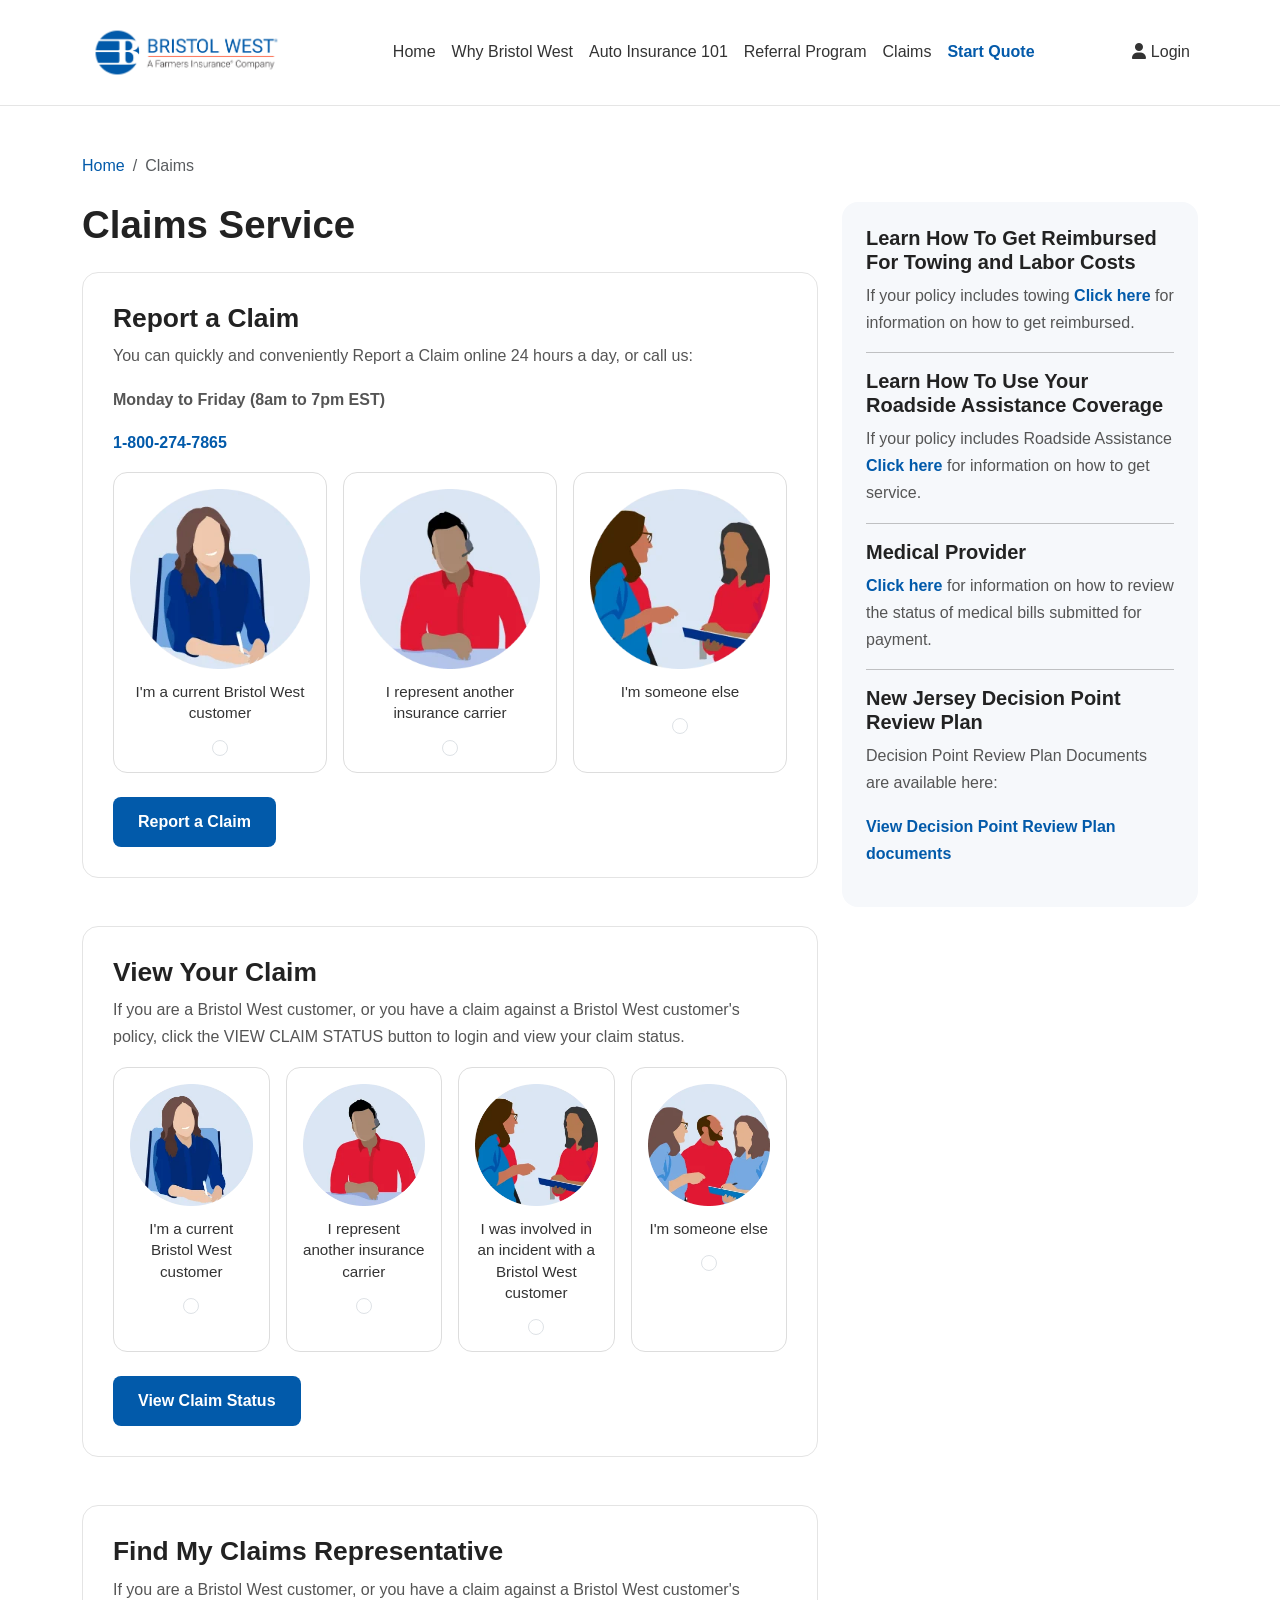
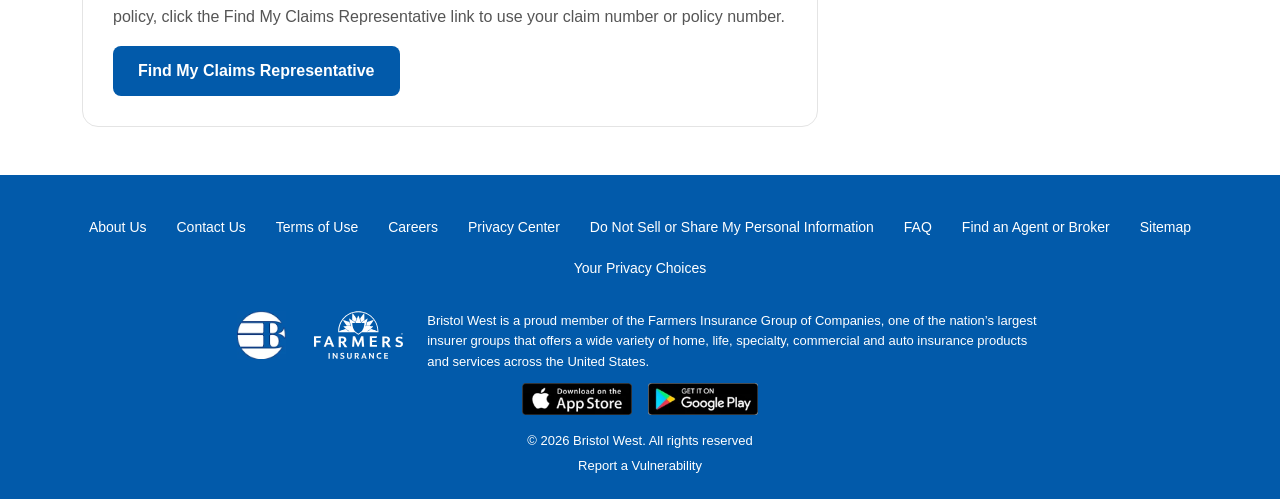
<file: claim.html>
<!DOCTYPE html>
<html lang="en">
<head>
  <meta charset="UTF-8" />
  <meta name="viewport" content="width=device-width, initial-scale=1.0" />
  <title>Bristol West Bootstrap Page</title>

  <!-- Bootstrap CSS -->
  <link href="https://cdn.jsdelivr.net/npm/bootstrap@5.3.3/dist/css/bootstrap.min.css" rel="stylesheet">

  <!-- Font Awesome -->
  <link href="https://cdnjs.cloudflare.com/ajax/libs/font-awesome/6.5.2/css/all.min.css" rel="stylesheet">

  <!-- Custom CSS -->
  <link rel="stylesheet" href="style.css">
  <link rel="stylesheet" href="claim.css">
</head>
<body>

  <!-- Header Start -->
  <header class="bw-header" tabindex="-1">
    <div class="container">
      <nav class="navbar navbar-expand-lg navbar-light bw-navbar" role="navigation">

        <a href="" class="visually-hidden-focusable">Skip to Main Content</a>

        <a class="navbar-brand bw-brand" href="/">
          <img
            src="./images/logo-bristol-west-new.jpg"
            alt="Bristol West Logo"
            class="bw-logo"
          >
        </a>

        <button
          class="navbar-toggler bw-toggler ms-auto"
          type="button"
          data-bs-toggle="collapse"
          data-bs-target="#bwMainNavbar"
          aria-controls="bwMainNavbar"
          aria-expanded="false"
          aria-label="Toggle navigation"
        >
          <span class="navbar-toggler-icon"></span>
        </button>

        <div class="collapse navbar-collapse bw-nav-collapse" id="bwMainNavbar">

          <div class="d-lg-none bw-mobile-menu-head">
            <span>Menu</span>
            <button
              class="btn bw-close-btn"
              type="button"
              data-bs-toggle="collapse"
              data-bs-target="#bwMainNavbar"
              aria-label="Close menu"
            >
              X
            </button>
          </div>

          <ul class="navbar-nav mx-auto bw-main-menu">
            <li class="nav-item">
              <a class="nav-link" title="Home" aria-label="Home" href="/">Home</a>
            </li>

            <li class="nav-item">
              <a class="nav-link" title="Why Bristol West" aria-label="Why Bristol West" href="why-bristo.html">Why Bristol West</a>
            </li>

            <li class="nav-item">
              <a class="nav-link" title="Auto Insurance 101" aria-label="Auto Insurance 101" href="auto-insurance101.html">Auto Insurance 101</a>
            </li>
            <li class="nav-item">
              <a class="nav-link" title="Referral Program" aria-label="Referral Program" href="Referral.html">Referral Program</a>
            </li>

            <li class="nav-item">
              <a class="nav-link" title="Claims" aria-label="Claims" href="claim.html">Claims</a>
            </li>

            <li class="nav-item">
              <a class="nav-link bw-start-quote-link" title="Start Quote" aria-label="Start Quote" href="/">Start Quote</a>
            </li>

            
          </ul>

          <ul class="navbar-nav bw-lang-menu">
            <li class="nav-item">
              <a class="nav-link" title="Login" aria-label="Login" href="">
                <i class="fa-solid fa-user"></i>
                Login
              </a>
            </li>
          </ul>

        </div>
      </nav>
    </div>
  </header>
  <!-- Header End -->

<section class="claims-section py-5">
    <div class="container">

        <nav aria-label="breadcrumb" class="mb-4">
            <ol class="breadcrumb claims-breadcrumb">
                <li class="breadcrumb-item">
                    <a href="#">Home</a>
                </li>
                <li class="breadcrumb-item active" aria-current="page">
                    Claims
                </li>
            </ol>
        </nav>

        <div class="row g-4">

            <div class="col-12 col-lg-8">

                <h1 class="claims-main-heading mb-4">
                    Claims Service
                </h1>

                <div class="claims-box mb-5">
                    <h2 class="claims-heading">
                        Report a Claim
                    </h2>

                    <p>You can quickly and conveniently Report a Claim online 24 hours a day, or call us:</p>
                    <p><strong>Monday to Friday (8am to 7pm EST)</strong></p>
                    <p>
                        <strong>
                            <a href="tel:18002747865">1-800-274-7865</a>
                        </strong>
                    </p>

                    <form>
                        <div class="row g-3">

                            <div class="col-12 col-md-4">
                                <label class="claims-tile d-block text-center h-100">
                                    <img src="./images/why-britol/012.webp" alt="Current customer" class="claims-img">
                                    <span>I'm a current Bristol West customer</span>
                                    <input type="radio" name="reportClaimType" class="form-check-input mt-3">
                                </label>
                            </div>

                            <div class="col-12 col-md-4">
                                <label class="claims-tile d-block text-center h-100">
                                                <img src="./images/why-britol/022.webp" alt="Another insurance carrier" class="claims-img">
                                    <span>I represent another insurance carrier</span>
                                    <input type="radio" name="reportClaimType" class="form-check-input mt-3">
                                </label>
                            </div>

                            <div class="col-12 col-md-4">
                                <label class="claims-tile d-block text-center h-100">
                                    <img src="./images/why-britol/032.webp" alt="Someone else" class="claims-img">
                                    <span>I'm someone else</span>
                                    <input type="radio" name="reportClaimType" class="form-check-input mt-3">
                                </label>
                            </div>

                        </div>

                        <button type="button" class="btn claims-btn mt-4">
                            Report a Claim
                        </button>
                    </form>
                </div>

                <div class="claims-box mb-5">
                    <h2 class="claims-heading">
                        View Your Claim
                    </h2>

                    <p>
                        If you are a Bristol West customer, or you have a claim against a Bristol West customer's policy, click the VIEW CLAIM STATUS button to login and view your claim status.
                    </p>

                    <form>
                        <div class="row g-3">

                            <div class="col-12 col-md-6 col-lg-3">
                                <label class="claims-tile d-block text-center h-100">
                                    <img src="./images/why-britol/012.webp" alt="Current customer" class="claims-img">
                                    <span>I'm a current Bristol West customer</span>
                                    <input type="radio" name="viewClaimType" class="form-check-input mt-3">
                                </label>
                            </div>

                            <div class="col-12 col-md-6 col-lg-3">
                                <label class="claims-tile d-block text-center h-100">
                                    <img src="./images/why-britol/022.webp" alt="Another insurance carrier" class="claims-img">
                                    <span>I represent another insurance carrier</span>
                                    <input type="radio" name="viewClaimType" class="form-check-input mt-3">
                                </label>
                            </div>

                            <div class="col-12 col-md-6 col-lg-3">
                                <label class="claims-tile d-block text-center h-100">
                                    <img src="./images/why-britol/032.webp" alt="Incident with Bristol West customer" class="claims-img">
                                    <span>I was involved in an incident with a Bristol West customer</span>
                                    <input type="radio" name="viewClaimType" class="form-check-input mt-3">
                                </label>
                            </div>

                            <div class="col-12 col-md-6 col-lg-3">
                                <label class="claims-tile d-block text-center h-100">
                                    <img src="./images/why-britol/042.webp" alt="Someone else" class="claims-img">
                                    <span>I'm someone else</span>
                                    <input type="radio" name="viewClaimType" class="form-check-input mt-3">
                                </label>
                            </div>

                        </div>

                        <button type="button" class="btn claims-btn mt-4">
                            View Claim Status
                        </button>
                    </form>
                </div>

                <div class="claims-box">
                    <h2 class="claims-heading">
                        Find My Claims Representative
                    </h2>

                    <p>
                        If you are a Bristol West customer, or you have a claim against a Bristol West customer's policy, click the Find My Claims Representative link to use your claim number or policy number.
                    </p>

                    <a href="#" class="btn text-white claims-btn">
                        Find My Claims Representative
                    </a>
                </div>

            </div>

            <div class="col-12 col-lg-4">

                <aside class="claims-sidebar p-4">
                    <h2>Learn How To Get Reimbursed For Towing and Labor Costs</h2>
                    <p>
                        If your policy includes towing
                        <a href="#" data-bs-toggle="modal" data-bs-target="#roadsideModal">Click here</a>
                        for information on how to get reimbursed.
                    </p>

                    <hr>

                    <h2>Learn How To Use Your Roadside Assistance Coverage</h2>
                    <p>
                        If your policy includes Roadside Assistance
                        <a href="#" data-bs-toggle="modal" data-bs-target="#roadsideModal">Click here</a>
                        for information on how to get service.
                    </p>

                    <hr>

                    <h2>Medical Provider</h2>
                    <p>
                        <a href="#" target="_blank">Click here</a>
                        for information on how to review the status of medical bills submitted for payment.
                    </p>

                    <hr>

                    <h2>New Jersey Decision Point Review Plan</h2>
                    <p>
                        Decision Point Review Plan Documents are available here:
                    </p>
                    <p>
                        <a href="#" target="_blank">View Decision Point Review Plan documents</a>
                    </p>
                </aside>

            </div>

        </div>

    </div>
</section>

<div class="modal fade" id="roadsideModal" tabindex="-1" aria-labelledby="roadsideModalLabel" aria-hidden="true">
    <div class="modal-dialog modal-lg">
        <div class="modal-content">

            <div class="modal-header">
                <h2 class="modal-title fs-4" id="roadsideModalLabel">
                    Roadside Assistance
                </h2>

                <button type="button" class="btn-close" data-bs-dismiss="modal" aria-label="Close"></button>
            </div>

            <div class="modal-body">
                <h5>Learn How To Use Your Roadside Assistance Coverage</h5>
                <p>
                    If your policy includes Roadside Assistance coverage, you can get towing or emergency roadside service 24 hours a day by calling our claims phone number at
                    <a href="tel:18002747865">1-800-274-7865</a>.
                </p>

                <h2 class="fs-4 mt-4">Towing &amp; Labor Reimbursement</h2>
                <h5>Learn How To Get Reimbursed for Towing and Labor Costs</h5>
                <p>
                    If your policy includes towing and labor coverage, you can get towing or emergency roadside service if you need it. Contact the service provider of your choice, and Bristol West will reimburse you up to your policy limit.
                </p>

                <p>
                    To request towing or roadside reimbursement, start a claim online by returning to the previous page and clicking Report a Claim.
                </p>
            </div>

        </div>
    </div>
</div>


  <!-- Footer Start -->
  <footer class="bw-footer">
    <div class="container-fluid">

      <div class="row text-center">
        <div class="col-12">
          <ul class="nav justify-content-center bw-footer-nav">

            <li class="nav-item">
              <a class="nav-link" href="about.html">About Us</a>
            </li>

            <li class="nav-item">
              <a class="nav-link" href="contact.html">Contact Us</a>
            </li>

            <li class="nav-item">
              <a class="nav-link" href="terms.html">Terms of Use</a>
            </li>

            <li class="nav-item">
              <a class="nav-link" href="" target="_blank">Careers</a>
            </li>

            <li class="nav-item">
              <a class="nav-link" href="" target="_blank">Privacy Center</a>
            </li>

            <li class="nav-item">
              <a class="nav-link" href="" target="_blank">
                Do Not Sell or Share My Personal Information
              </a>
            </li>

            <li class="nav-item">
              <a class="nav-link" href="faqs.html">FAQ</a>
            </li>

            <li class="nav-item">
              <a class="nav-link" href="">
                Find an Agent or Broker
              </a>
            </li>

            <li class="nav-item">
              <a class="nav-link" href="">Sitemap</a>
            </li>

            <li class="nav-item d-flex align-items-center justify-content-center">
              <a class="nav-link" href="#">Your Privacy Choices</a>
              
            </li>

          </ul>
        </div>
      </div>

      <div class="row mt-4 justify-content-center align-items-start">
        <div class="col-12 col-md-auto mb-4 text-center">
          <a href="/" aria-label="BristolWest Home">
            <img
              src="./images/bw-logo-white.webp"
              width="49"
              height="48"
              alt=""
            >
          </a>

          <a href="" title="farmers.com" class="ms-4">
            <img
              src="./images/farmers_logo.svg"
              width="89"
              height="48"
              alt=""
            >
          </a>
        </div>

        <div class="col-12 col-md-8 col-lg-6">
          <p class="bw-footer-disclaimer">
            Bristol West is a proud member of the Farmers Insurance Group of Companies,
            one of the nation’s largest insurer groups that offers a wide variety of
            home, life, specialty, commercial and auto insurance products and services
            across the <span class="text-nowrap">United States.</span>
          </p>
        </div>
      </div>

      <div class="row justify-content-center g-3 text-center">
        <div class="col-auto">
          <a href="" target="_blank">
            <img
              src="./images/ios.webp"
              width="110"
              height="32"
              alt="Download on the App Store"
            >
          </a>
        </div>

        <div class="col-auto">
          <a href="" target="_blank">
            <img
              src="./images/android.webp"
              width="110"
              height="32"
              alt="Get it on Google Play"
            >
          </a>
        </div>
      </div>

      <div class="text-center pt-3">
        <p class="bw-copy">© 2026 Bristol West. All rights reserved</p>
        <p class="bw-report">
          <a href="" target="_blank" rel="noopener">
            Report a Vulnerability
          </a>
        </p>
      </div>

    </div>
  </footer>
  <!-- Footer End -->

  <!-- Bootstrap JS -->
  <script src="https://cdn.jsdelivr.net/npm/bootstrap@5.3.3/dist/js/bootstrap.bundle.min.js"></script>

</body>
</html>
</file>
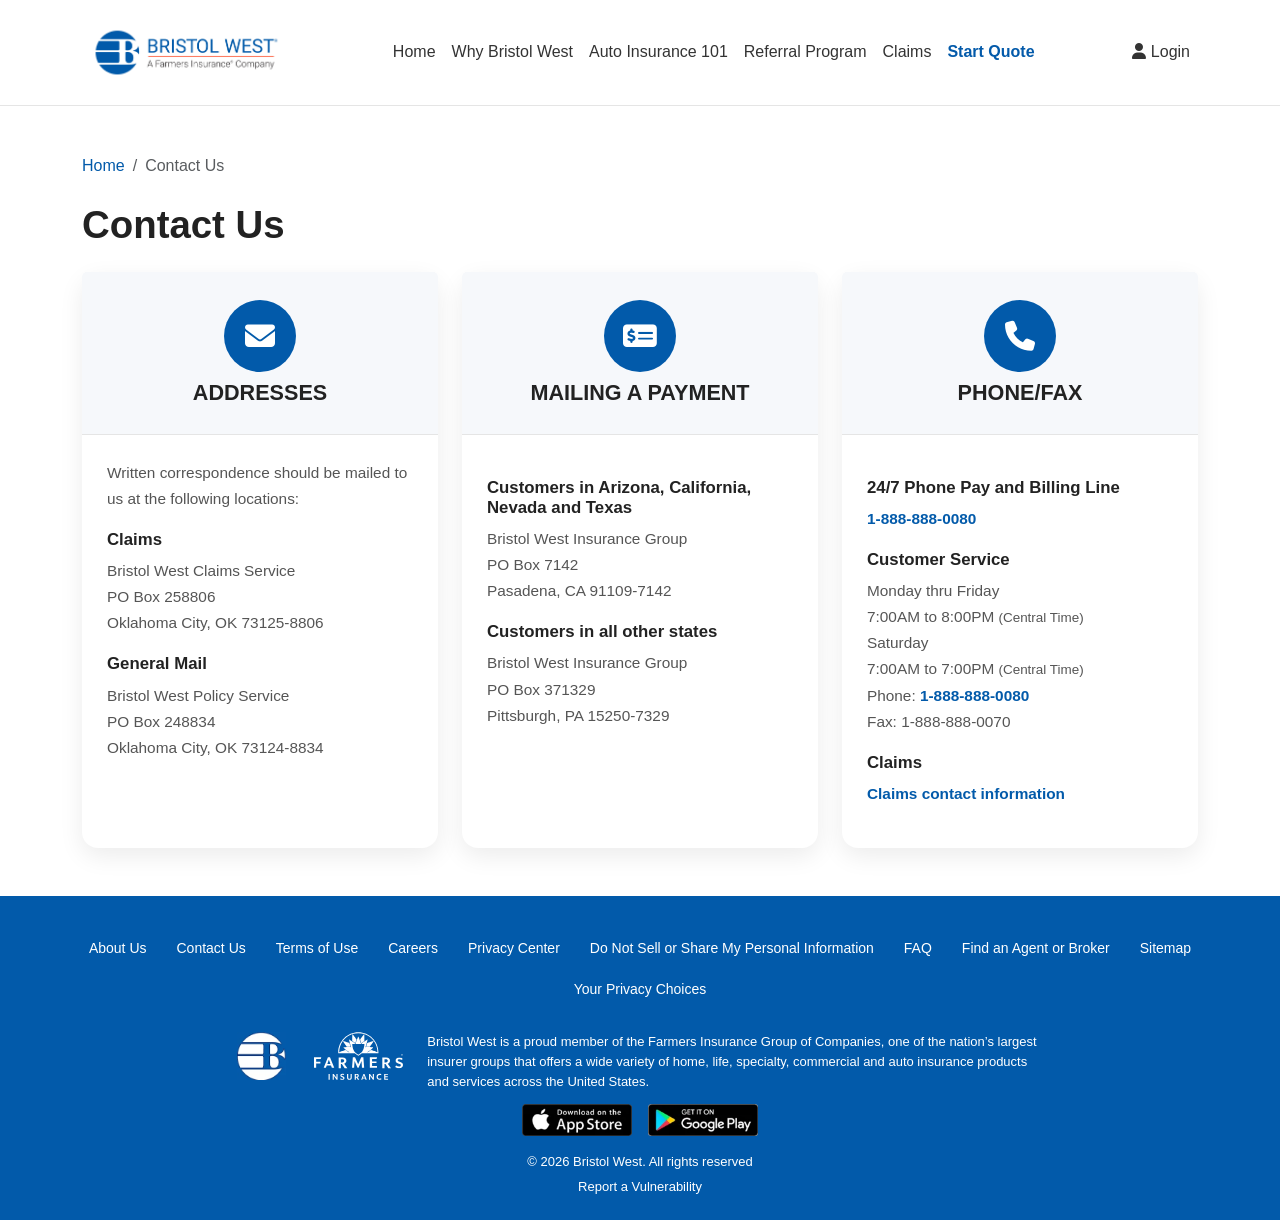
<file: contact.html>
<!DOCTYPE html>
<html lang="en">
<head>
  <meta charset="UTF-8" />
  <meta name="viewport" content="width=device-width, initial-scale=1.0" />
  <title>Bristol West Bootstrap Page</title>

  <!-- Bootstrap CSS -->
  <link href="https://cdn.jsdelivr.net/npm/bootstrap@5.3.3/dist/css/bootstrap.min.css" rel="stylesheet">

  <!-- Font Awesome -->
  <link href="https://cdnjs.cloudflare.com/ajax/libs/font-awesome/6.5.2/css/all.min.css" rel="stylesheet">

  <!-- Custom CSS -->
  <link rel="stylesheet" href="style.css">
  <link rel="stylesheet" href="contact.css">
</head>
<body>

  <!-- Header Start -->
  <header class="bw-header" tabindex="-1">
    <div class="container">
      <nav class="navbar navbar-expand-lg navbar-light bw-navbar" role="navigation">

        <a href="" class="visually-hidden-focusable">Skip to Main Content</a>

        <a class="navbar-brand bw-brand" href="/">
          <img
            src="./images/logo-bristol-west-new.jpg"
            alt="Bristol West Logo"
            class="bw-logo"
          >
        </a>

        <button
          class="navbar-toggler bw-toggler ms-auto"
          type="button"
          data-bs-toggle="collapse"
          data-bs-target="#bwMainNavbar"
          aria-controls="bwMainNavbar"
          aria-expanded="false"
          aria-label="Toggle navigation"
        >
          <span class="navbar-toggler-icon"></span>
        </button>

        <div class="collapse navbar-collapse bw-nav-collapse" id="bwMainNavbar">

          <div class="d-lg-none bw-mobile-menu-head">
            <span>Menu</span>
            <button
              class="btn bw-close-btn"
              type="button"
              data-bs-toggle="collapse"
              data-bs-target="#bwMainNavbar"
              aria-label="Close menu"
            >
              X
            </button>
          </div>

          <ul class="navbar-nav mx-auto bw-main-menu">
            <li class="nav-item">
              <a class="nav-link" title="Home" aria-label="Home" href="/">Home</a>
            </li>

            <li class="nav-item">
              <a class="nav-link" title="Why Bristol West" aria-label="Why Bristol West" href="why-bristo.html">Why Bristol West</a>
            </li>

            <li class="nav-item">
              <a class="nav-link" title="Auto Insurance 101" aria-label="Auto Insurance 101" href="auto-insurance101.html">Auto Insurance 101</a>
            </li>
            <li class="nav-item">
              <a class="nav-link" title="Referral Program" aria-label="Referral Program" href="Referral.html">Referral Program</a>
            </li>

            <li class="nav-item">
              <a class="nav-link" title="Claims" aria-label="Claims" href="claim.html">Claims</a>
            </li>

            <li class="nav-item">
              <a class="nav-link bw-start-quote-link" title="Start Quote" aria-label="Start Quote" href="/">Start Quote</a>
            </li>

            
          </ul>

          <ul class="navbar-nav bw-lang-menu">
            <li class="nav-item">
              <a class="nav-link" title="Login" aria-label="Login" href="">
                <i class="fa-solid fa-user"></i>
                Login
              </a>
            </li>
          </ul>

        </div>
      </nav>
    </div>
  </header>
  <!-- Header End -->
<section class="contact-section py-5">
    <div class="container">

        <nav aria-label="breadcrumb" class="mb-4">
            <ol class="breadcrumb contact-breadcrumb">
                <li class="breadcrumb-item">
                    <a href="#">Home</a>
                </li>
                <li class="breadcrumb-item active" aria-current="page">
                    Contact Us
                </li>
            </ol>
        </nav>

        <h1 class="contact-main-heading mb-4">
            Contact Us
        </h1>

        <div class="row justify-content-center g-4">

            <div class="col-12 col-md-4">
                <div class="card contact-card h-100 border-0">
                    <div class="card-header contact-card-header text-center">
                        <div class="contact-icon-box mx-auto mb-2">
                            <i class="fa-solid fa-envelope"></i>
                        </div>

                        <h3 class="contact-card-title">
                            Addresses
                        </h3>
                    </div>

                    <div class="card-body contact-card-body">
                        <p>
                            Written correspondence should be mailed to us at the following locations:
                        </p>

                        <h4>Claims</h4>
                        <address>
                            Bristol West Claims Service<br>
                            PO Box 258806<br>
                            Oklahoma City, OK 73125-8806
                        </address>

                        <h4>General Mail</h4>
                        <address>
                            Bristol West Policy Service<br>
                            PO Box 248834<br>
                            Oklahoma City, OK 73124-8834
                        </address>
                    </div>
                </div>
            </div>

            <div class="col-12 col-md-4">
                <div class="card contact-card h-100 border-0">
                    <div class="card-header contact-card-header text-center">
                        <div class="contact-icon-box mx-auto mb-2">
                            <i class="fa-solid fa-money-check-dollar"></i>
                        </div>

                        <h3 class="contact-card-title">
                            Mailing a Payment
                        </h3>
                    </div>

                    <div class="card-body contact-card-body">
                        <h4>Customers in Arizona, California, Nevada and Texas</h4>
                        <address>
                            Bristol West Insurance Group<br>
                            PO Box 7142<br>
                            Pasadena, CA 91109-7142
                        </address>

                        <h4>Customers in all other states</h4>
                        <address>
                            Bristol West Insurance Group<br>
                            PO Box 371329<br>
                            Pittsburgh, PA 15250-7329
                        </address>
                    </div>
                </div>
            </div>

            <div class="col-12 col-md-4">
                <div class="card contact-card h-100 border-0">
                    <div class="card-header contact-card-header text-center">
                        <div class="contact-icon-box mx-auto mb-2">
                            <i class="fa-solid fa-phone"></i>
                        </div>

                        <h3 class="contact-card-title">
                            Phone/Fax
                        </h3>
                    </div>

                    <div class="card-body contact-card-body">
                        <h4>24/7 Phone Pay and Billing Line</h4>
                        <p>
                            <a href="tel:18888880080">1-888-888-0080</a>
                        </p>

                        <h4>Customer Service</h4>
                        <p>
                            Monday thru Friday<br>
                            7:00AM to 8:00PM <small>(Central Time)</small><br>
                            Saturday<br>
                            7:00AM to 7:00PM <small>(Central Time)</small><br>
                            Phone: <a href="tel:18888880080">1-888-888-0080</a><br>
                            Fax: 1-888-888-0070
                        </p>

                        <h4>Claims</h4>
                        <p>
                            <a href="#">Claims contact information</a>
                        </p>
                    </div>
                </div>
            </div>

        </div>

    </div>
</section>


  <!-- Footer Start -->
  <footer class="bw-footer">
    <div class="container-fluid">

      <div class="row text-center">
        <div class="col-12">
          <ul class="nav justify-content-center bw-footer-nav">

            <li class="nav-item">
              <a class="nav-link" href="about.html">About Us</a>
            </li>

            <li class="nav-item">
              <a class="nav-link" href="contact.html">Contact Us</a>
            </li>

            <li class="nav-item">
              <a class="nav-link" href="terms.html">Terms of Use</a>
            </li>

            <li class="nav-item">
              <a class="nav-link" href="" target="_blank">Careers</a>
            </li>

            <li class="nav-item">
              <a class="nav-link" href="" target="_blank">Privacy Center</a>
            </li>

            <li class="nav-item">
              <a class="nav-link" href="" target="_blank">
                Do Not Sell or Share My Personal Information
              </a>
            </li>

            <li class="nav-item">
              <a class="nav-link" href="faqs.html">FAQ</a>
            </li>

            <li class="nav-item">
              <a class="nav-link" href="">
                Find an Agent or Broker
              </a>
            </li>

            <li class="nav-item">
              <a class="nav-link" href="">Sitemap</a>
            </li>

            <li class="nav-item d-flex align-items-center justify-content-center">
              <a class="nav-link" href="#">Your Privacy Choices</a>
              
            </li>

          </ul>
        </div>
      </div>

      <div class="row mt-4 justify-content-center align-items-start">
        <div class="col-12 col-md-auto mb-4 text-center">
          <a href="/" aria-label="BristolWest Home">
            <img
              src="./images/bw-logo-white.webp"
              width="49"
              height="48"
              alt=""
            >
          </a>

          <a href="" title="farmers.com" class="ms-4">
            <img
              src="./images/farmers_logo.svg"
              width="89"
              height="48"
              alt=""
            >
          </a>
        </div>

        <div class="col-12 col-md-8 col-lg-6">
          <p class="bw-footer-disclaimer">
            Bristol West is a proud member of the Farmers Insurance Group of Companies,
            one of the nation’s largest insurer groups that offers a wide variety of
            home, life, specialty, commercial and auto insurance products and services
            across the <span class="text-nowrap">United States.</span>
          </p>
        </div>
      </div>

      <div class="row justify-content-center g-3 text-center">
        <div class="col-auto">
          <a href="" target="_blank">
            <img
              src="./images/ios.webp"
              width="110"
              height="32"
              alt="Download on the App Store"
            >
          </a>
        </div>

        <div class="col-auto">
          <a href="" target="_blank">
            <img
              src="./images/android.webp"
              width="110"
              height="32"
              alt="Get it on Google Play"
            >
          </a>
        </div>
      </div>

      <div class="text-center pt-3">
        <p class="bw-copy">© 2026 Bristol West. All rights reserved</p>
        <p class="bw-report">
          <a href="" target="_blank" rel="noopener">
            Report a Vulnerability
          </a>
        </p>
      </div>

    </div>
  </footer>
  <!-- Footer End -->

  <!-- Bootstrap JS -->
  <script src="https://cdn.jsdelivr.net/npm/bootstrap@5.3.3/dist/js/bootstrap.bundle.min.js"></script>

</body>
</html>
</file>
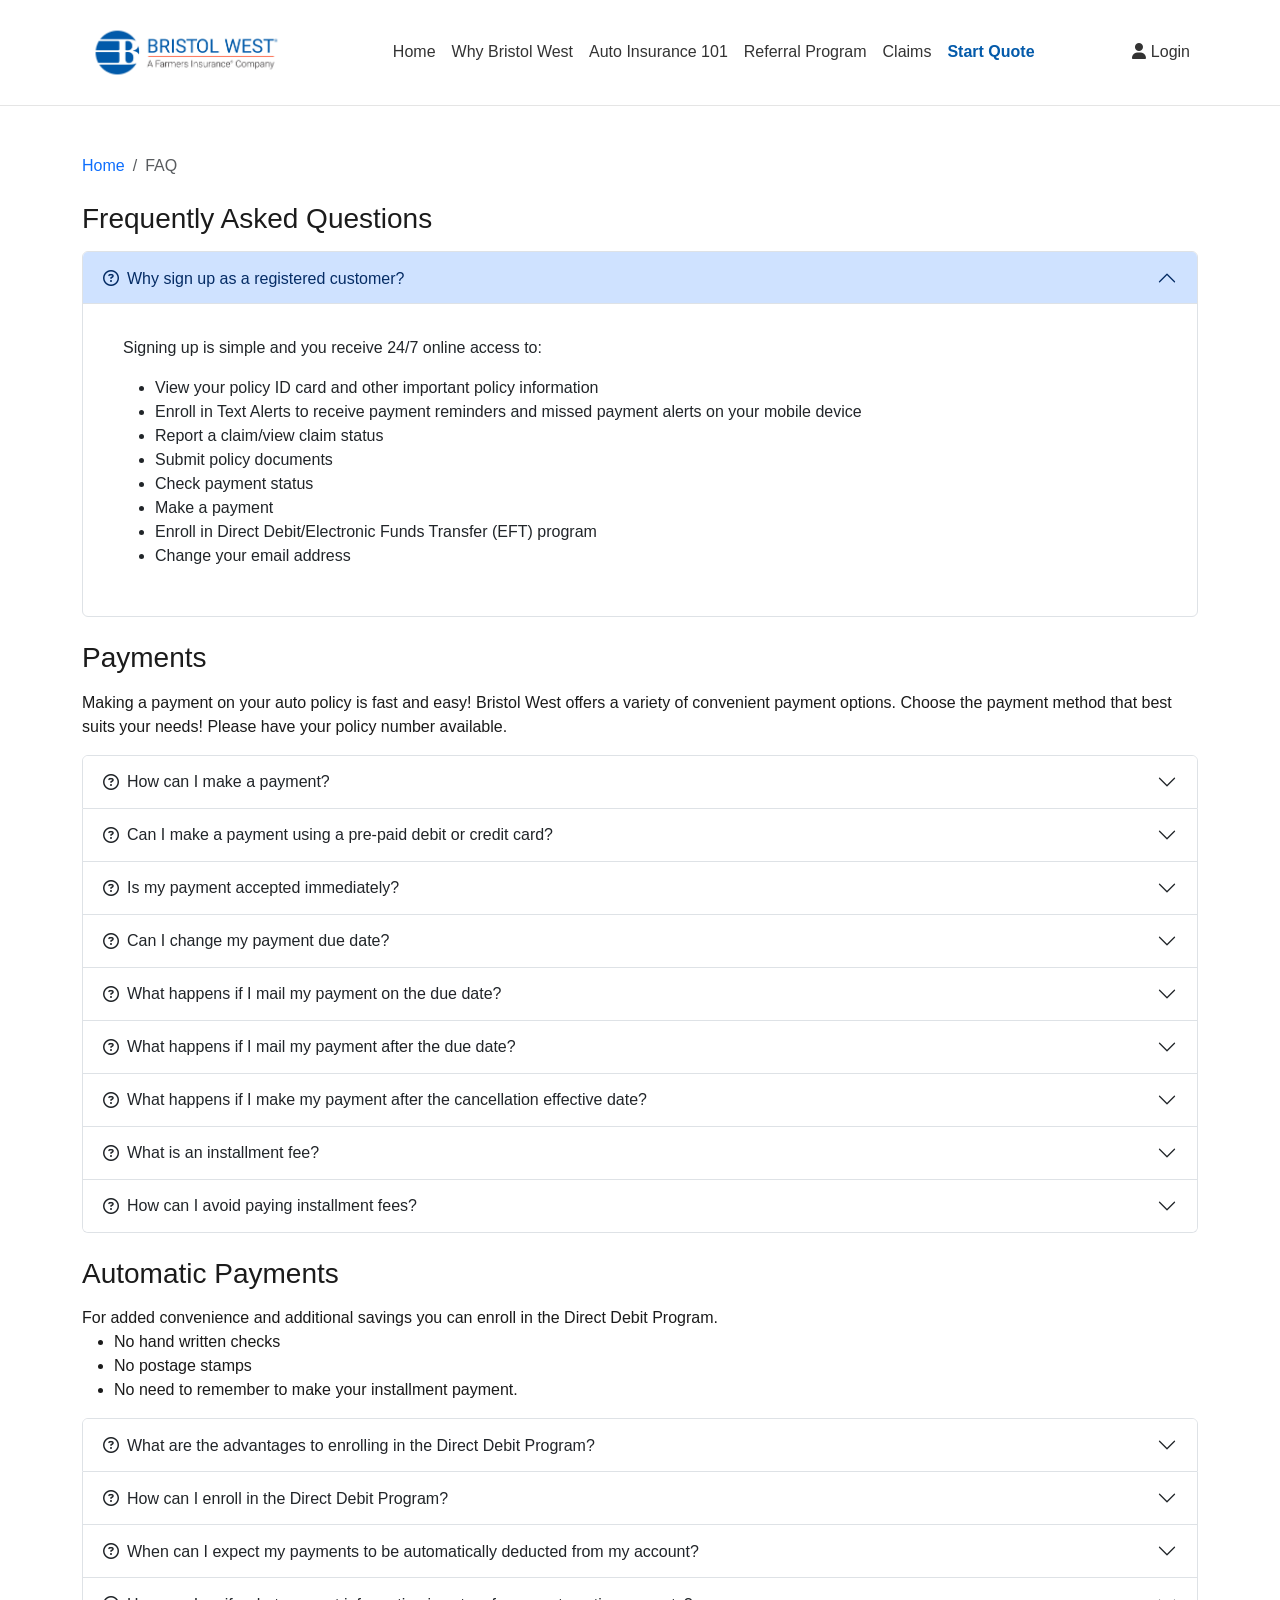
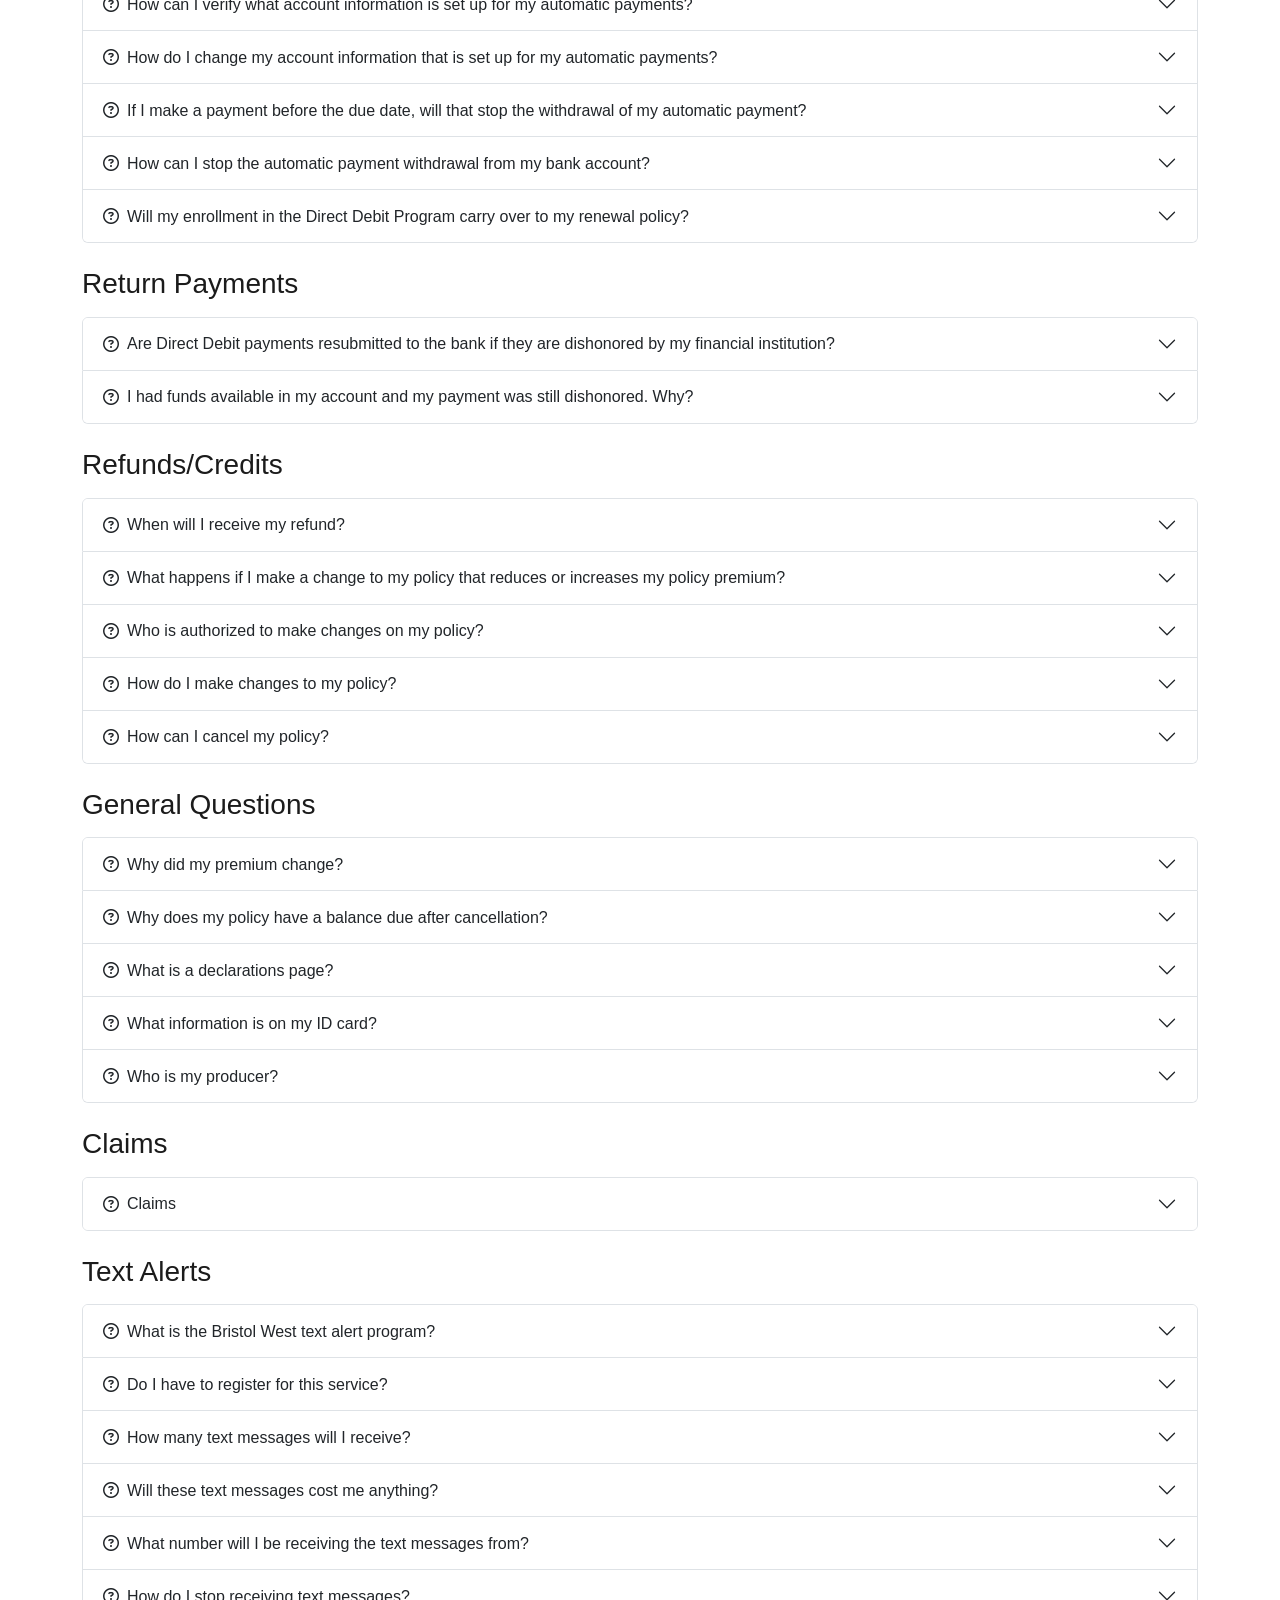
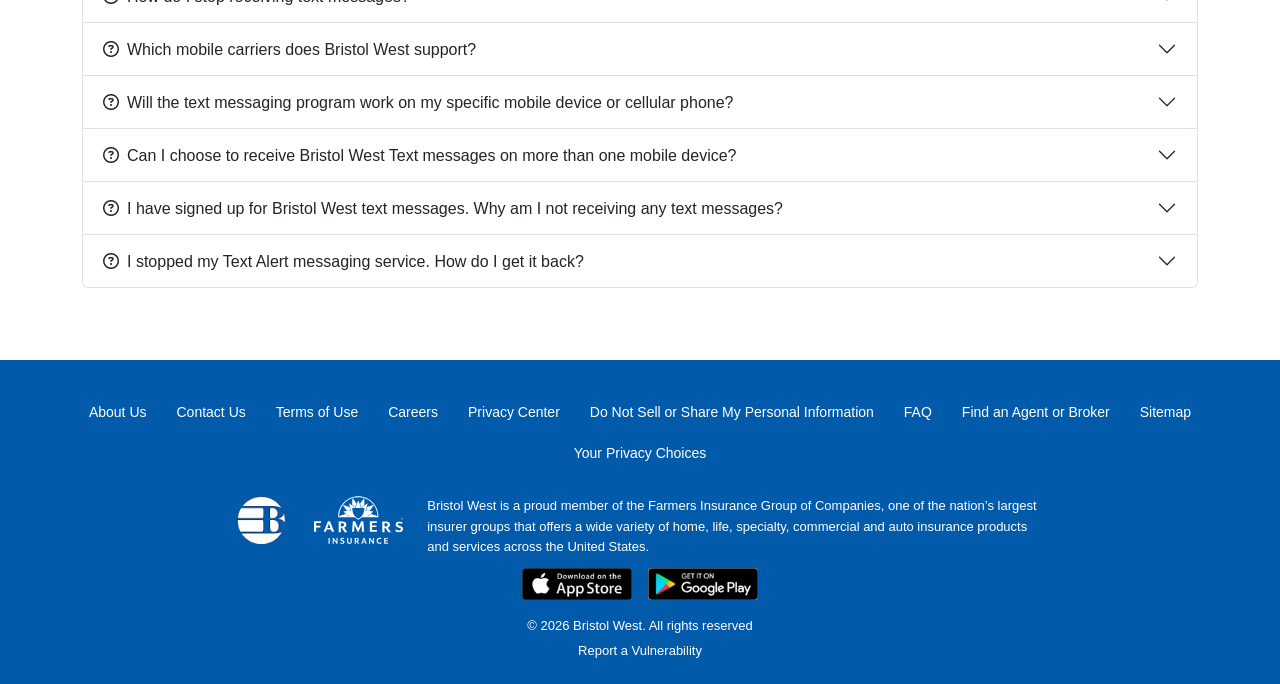
<file: faqs.html>
<!DOCTYPE html>
<html lang="en">
<head>
  <meta charset="UTF-8" />
  <meta name="viewport" content="width=device-width, initial-scale=1.0" />
  <title>Bristol West Bootstrap Page</title>

  <!-- Bootstrap CSS -->
  <link href="https://cdn.jsdelivr.net/npm/bootstrap@5.3.3/dist/css/bootstrap.min.css" rel="stylesheet">

  <!-- Font Awesome -->
  <link href="https://cdnjs.cloudflare.com/ajax/libs/font-awesome/6.5.2/css/all.min.css" rel="stylesheet">

  <!-- Custom CSS -->
  <link rel="stylesheet" href="style.css">
  <link rel="stylesheet" href="about.css">
</head>
<body>

  <!-- Header Start -->
  <header class="bw-header" tabindex="-1">
    <div class="container">
      <nav class="navbar navbar-expand-lg navbar-light bw-navbar" role="navigation">

        <a href="" class="visually-hidden-focusable">Skip to Main Content</a>

        <a class="navbar-brand bw-brand" href="/">
          <img
            src="./images/logo-bristol-west-new.jpg"
            alt="Bristol West Logo"
            class="bw-logo"
          >
        </a>

        <button
          class="navbar-toggler bw-toggler ms-auto"
          type="button"
          data-bs-toggle="collapse"
          data-bs-target="#bwMainNavbar"
          aria-controls="bwMainNavbar"
          aria-expanded="false"
          aria-label="Toggle navigation"
        >
          <span class="navbar-toggler-icon"></span>
        </button>

        <div class="collapse navbar-collapse bw-nav-collapse" id="bwMainNavbar">

          <div class="d-lg-none bw-mobile-menu-head">
            <span>Menu</span>
            <button
              class="btn bw-close-btn"
              type="button"
              data-bs-toggle="collapse"
              data-bs-target="#bwMainNavbar"
              aria-label="Close menu"
            >
              X
            </button>
          </div>

          <ul class="navbar-nav mx-auto bw-main-menu">
            <li class="nav-item">
              <a class="nav-link" title="Home" aria-label="Home" href="/">Home</a>
            </li>

            <li class="nav-item">
              <a class="nav-link" title="Why Bristol West" aria-label="Why Bristol West" href="why-bristo.html">Why Bristol West</a>
            </li>

            <li class="nav-item">
              <a class="nav-link" title="Auto Insurance 101" aria-label="Auto Insurance 101" href="auto-insurance101.html">Auto Insurance 101</a>
            </li>
            <li class="nav-item">
              <a class="nav-link" title="Referral Program" aria-label="Referral Program" href="Referral.html">Referral Program</a>
            </li>

            <li class="nav-item">
              <a class="nav-link" title="Claims" aria-label="Claims" href="claim.html">Claims</a>
            </li>

            <li class="nav-item">
              <a class="nav-link bw-start-quote-link" title="Start Quote" aria-label="Start Quote" href="/">Start Quote</a>
            </li>

            
          </ul>

          <ul class="navbar-nav bw-lang-menu">
            <li class="nav-item">
              <a class="nav-link" title="Login" aria-label="Login" href="">
                <i class="fa-solid fa-user"></i>
                Login
              </a>
            </li>
          </ul>

        </div>
      </nav>
    </div>
  </header>
<section class="faq-section py-5">
    <div class="container">
        <nav aria-label="breadcrumb" class="mb-4">
            <ol class="breadcrumb faq-breadcrumb">
                <li class="breadcrumb-item"><a href="#">Home</a></li>
                <li class="breadcrumb-item active" aria-current="page">FAQ</li>
            </ol>
        </nav>

        <div class="faq-group mb-4">
            <h3 class="faq-group-title mt-3 mb-3">Frequently Asked Questions</h3>
            <div class="accordion faq-accordion" id="faqAccordion1">
                <div class="accordion-item">
                    <h2 class="accordion-header" id="heading-faq1Item1">
                        <button class="accordion-button" type="button" data-bs-toggle="collapse" data-bs-target="#faq1Item1" aria-expanded="true" aria-controls="faq1Item1">
                            <i class="far fa-question-circle me-2"></i>Why sign up as a registered customer?
                        </button>
                    </h2>
                    <div id="faq1Item1" class="accordion-collapse collapse show" aria-labelledby="heading-faq1Item1" data-bs-parent="#faqAccordion1">
                        <div class="accordion-body">
                            <div class="accordion-body">
                            <div class="rich-text">
                            <p>Signing up is simple and you receive 24/7 online access to:</p>
                            <ul>
                            <li>View your policy ID card and other important policy information</li>
                            <li>Enroll in Text Alerts to receive payment reminders and missed payment alerts on your mobile device</li>
                            <li>Report a claim/view claim status</li>
                            <li>Submit policy documents</li>
                            <li>Check payment status</li>
                            <li>Make a payment</li>
                            <li>Enroll in Direct Debit/Electronic Funds Transfer (EFT) program</li>
                            <li>Change your email address</li>
                            </ul> </div>
                            </div>
                        </div>
                    </div>
                </div>
            </div>
        </div>

        <div class="faq-group mb-4">
            <h3 class="faq-group-title mt-3 mb-3">Payments</h3>
            <div class="faq-intro mb-3">
                <div class="rich-text">
                <p><span>Making a payment on your auto policy is fast and easy! Bristol West offers a variety of convenient payment options. Choose the payment method that best suits your needs! Please have your policy number available.</span></p> </div>
            </div>
            <div class="accordion faq-accordion" id="faqAccordion2">
                <div class="accordion-item">
                    <h2 class="accordion-header" id="heading-faq2Item1">
                        <button class="accordion-button collapsed" type="button" data-bs-toggle="collapse" data-bs-target="#faq2Item1" aria-expanded="false" aria-controls="faq2Item1">
                            <i class="far fa-question-circle me-2"></i>How can I make a payment?
                        </button>
                    </h2>
                    <div id="faq2Item1" class="accordion-collapse collapse" aria-labelledby="heading-faq2Item1" data-bs-parent="#faqAccordion2">
                        <div class="accordion-body">
                            <div class="accordion-body">
                            <div class="rich-text">
                            <ul>
                            <li><strong>Online -<span> </span></strong>Pay online using your checking account, debit card, or credit card at no additional cost.</li>
                            <li><strong>Automated Phone System -<span> </span></strong>Call<span> </span><a href="tel:1-888-888-0080">1-888-888-0080</a><span> </span>to make a payment using the automated phone system. You may use your checking account, debit card, or credit card. Please note that a Convenience Fee for processing one-time payments made through the automated phone system may be charged. This amount will be added to your current installment payment.</li>
                            <li><strong>Live Representative -<span> </span></strong>Speak directly with a Service Operations Advocate between the hours of 8:00 am and 5:00 pm in your local time zone, to make a one-time payment using your checking account, debit card or credit card. Please note that a Convenience Fee for processing one-time payments over the phone may be charged. This amount will be added to your current installment payment.</li>
                            <li><strong>Automatic payments -<span> </span></strong>Our<span> </span>Direct Debit Program allows your payments to be automatically deducted each month, using your checking account, savings account, debit card or credit card. (MasterCard-, Visa-, American Express-, and Discover- cards are accepted)</li>
                            <li><strong>Mail -<span> </span></strong>Send a check or money order by<span> </span><a href="https://www.bristolwest.com/home/contact" rel="noopener" target="_blank">mail<span> </span></a>for the full amount due on the remittance coupon. Please be sure to include your policy number on the check or money order.</li>
                            <li><strong>To your Producer -<span> </span></strong>You may also make payments directly to your producer. Please contact your producer for more information. You can locate your producer-s information in your policy documents.</li>
                            <li><strong>Western Union -<span> </span></strong>Payments may be made through Western Union Quick Collect (City code -POLICY-, State Code -FL-). For the nearest Western Union location, call 1-800-325-6000.</li>
                            <li><strong>MoneyGram -<span> </span></strong>Payments may be made through MoneyGram retail payment locations. For the nearest MoneyGram location, call 1-800-926-9400 or access<span> </span><a href="http://www.moneygram.com/" rel="noopener" target="_blank">www.moneygram.com</a><span> </span>.You will need to provide a receive Code of 4978, company name of Bristol West and your policy number</li>
                            </ul> </div>
                            </div>
                        </div>
                    </div>
                </div>
                <div class="accordion-item">
                    <h2 class="accordion-header" id="heading-faq2Item2">
                        <button class="accordion-button collapsed" type="button" data-bs-toggle="collapse" data-bs-target="#faq2Item2" aria-expanded="false" aria-controls="faq2Item2">
                            <i class="far fa-question-circle me-2"></i>Can I make a payment using a pre-paid debit or credit card?
                        </button>
                    </h2>
                    <div id="faq2Item2" class="accordion-collapse collapse" aria-labelledby="heading-faq2Item2" data-bs-parent="#faqAccordion2">
                        <div class="accordion-body">
                            <div class="accordion-body">
                            <div class="rich-text">
                            <p><span>Yes, as long as it has the Visa- or MasterCard- or American Express- logo on the card.</span></p> </div>
                            </div>
                        </div>
                    </div>
                </div>
                <div class="accordion-item">
                    <h2 class="accordion-header" id="heading-faq2Item3">
                        <button class="accordion-button collapsed" type="button" data-bs-toggle="collapse" data-bs-target="#faq2Item3" aria-expanded="false" aria-controls="faq2Item3">
                            <i class="far fa-question-circle me-2"></i>Is my payment accepted immediately?
                        </button>
                    </h2>
                    <div id="faq2Item3" class="accordion-collapse collapse" aria-labelledby="heading-faq2Item3" data-bs-parent="#faqAccordion2">
                        <div class="accordion-body">
                            <div class="accordion-body">
                            <div class="rich-text">
                            <p>When making payments online, by phone, through your producer, Western Union and MoneyGram, we will honor the processing date for determining if your payment is on time, assuming your payment is honored by your financial institution. Please allow up to 48 hours for the payment to appear on your policy.</p>
                            <p>Payments set-up for Direct Debit are applied on the scheduled due date of your payment. Payments made by mail are applied to your policy based on the postmark date of the envelope. (Assuming payment is honored by your financial institution)</p> </div>
                            </div>
                        </div>
                    </div>
                </div>
                <div class="accordion-item">
                    <h2 class="accordion-header" id="heading-faq2Item4">
                        <button class="accordion-button collapsed" type="button" data-bs-toggle="collapse" data-bs-target="#faq2Item4" aria-expanded="false" aria-controls="faq2Item4">
                            <i class="far fa-question-circle me-2"></i>Can I change my payment due date?
                        </button>
                    </h2>
                    <div id="faq2Item4" class="accordion-collapse collapse" aria-labelledby="heading-faq2Item4" data-bs-parent="#faqAccordion2">
                        <div class="accordion-body">
                            <div class="accordion-body">
                            <div class="rich-text">
                            <p><span>No, payment due dates are based on the effective date of your policy and the payment plan selected by you at the time your policy was purchased. The due date is then fixed and cannot be changed.</span></p> </div>
                            </div>
                        </div>
                    </div>
                </div>
                <div class="accordion-item">
                    <h2 class="accordion-header" id="heading-faq2Item5">
                        <button class="accordion-button collapsed" type="button" data-bs-toggle="collapse" data-bs-target="#faq2Item5" aria-expanded="false" aria-controls="faq2Item5">
                            <i class="far fa-question-circle me-2"></i>What happens if I mail my payment on the due date?
                        </button>
                    </h2>
                    <div id="faq2Item5" class="accordion-collapse collapse" aria-labelledby="heading-faq2Item5" data-bs-parent="#faqAccordion2">
                        <div class="accordion-body">
                            <div class="accordion-body">
                            <div class="rich-text">
                            <p><span>We consider the postmark date on your envelope as your payment date. As long as your payment is postmarked on or before your payment due date, your payment will be considered on time.</span></p> </div>
                            </div>
                        </div>
                    </div>
                </div>
                <div class="accordion-item">
                    <h2 class="accordion-header" id="heading-faq2Item6">
                        <button class="accordion-button collapsed" type="button" data-bs-toggle="collapse" data-bs-target="#faq2Item6" aria-expanded="false" aria-controls="faq2Item6">
                            <i class="far fa-question-circle me-2"></i>What happens if I mail my payment after the due date?
                        </button>
                    </h2>
                    <div id="faq2Item6" class="accordion-collapse collapse" aria-labelledby="heading-faq2Item6" data-bs-parent="#faqAccordion2">
                        <div class="accordion-body">
                            <div class="accordion-body">
                            <div class="rich-text">
                            <p><span>A notice informing you of the cancellation for non-payment of premium will be sent to you and a late fee may be charged. If your payment is made prior to the cancellation date on the notice, your policy will continue in force.</span></p> </div>
                            </div>
                        </div>
                    </div>
                </div>
                <div class="accordion-item">
                    <h2 class="accordion-header" id="heading-faq2Item7">
                        <button class="accordion-button collapsed" type="button" data-bs-toggle="collapse" data-bs-target="#faq2Item7" aria-expanded="false" aria-controls="faq2Item7">
                            <i class="far fa-question-circle me-2"></i>What happens if I make my payment after the cancellation effective date?
                        </button>
                    </h2>
                    <div id="faq2Item7" class="accordion-collapse collapse" aria-labelledby="heading-faq2Item7" data-bs-parent="#faqAccordion2">
                        <div class="accordion-body">
                            <div class="accordion-body">
                            <div class="rich-text">
                            <p><span>Your policy will cancel for non-payment of premium. We may offer options to put your policy back in force. For specific options available to you, please refer to the back of the cancellation notice. If you are a registered customer on bristolwest.com you can view your policy documents online.</span></p> </div>
                            </div>
                        </div>
                    </div>
                </div>
                <div class="accordion-item">
                    <h2 class="accordion-header" id="heading-faq2Item8">
                        <button class="accordion-button collapsed" type="button" data-bs-toggle="collapse" data-bs-target="#faq2Item8" aria-expanded="false" aria-controls="faq2Item8">
                            <i class="far fa-question-circle me-2"></i>What is an installment fee?
                        </button>
                    </h2>
                    <div id="faq2Item8" class="accordion-collapse collapse" aria-labelledby="heading-faq2Item8" data-bs-parent="#faqAccordion2">
                        <div class="accordion-body">
                            <div class="accordion-body">
                            <div class="rich-text">
                            <p><span>An installment fee is a fee for the option to pay your premium in installments. When you choose an installment plan, these fees are included in your payment schedule and are added to your policy balance at the time your bill is sent. Please note that these charges are not included in your overall total policy premium.</span></p> </div>
                            </div>
                        </div>
                    </div>
                </div>
                <div class="accordion-item">
                    <h2 class="accordion-header" id="heading-faq2Item9">
                        <button class="accordion-button collapsed" type="button" data-bs-toggle="collapse" data-bs-target="#faq2Item9" aria-expanded="false" aria-controls="faq2Item9">
                            <i class="far fa-question-circle me-2"></i>How can I avoid paying installment fees?
                        </button>
                    </h2>
                    <div id="faq2Item9" class="accordion-collapse collapse" aria-labelledby="heading-faq2Item9" data-bs-parent="#faqAccordion2">
                        <div class="accordion-body">
                            <div class="accordion-body">
                            <div class="rich-text">
                            <p><span>You can avoid installment fees on future payments by paying your policy balance in full, or by making your installment payment at least one month in advance.</span></p> </div>
                            </div>
                        </div>
                    </div>
                </div>
            </div>
        </div>

        <div class="faq-group mb-4">
            <h3 class="faq-group-title mt-3 mb-3">Automatic Payments</h3>
            <div class="faq-intro mb-3">
                <div class="rich-text">
                <div>For added convenience and additional savings you can enroll in the Direct Debit Program.</div>
                <div>
                <ul>
                <li>No hand written checks</li>
                <li>No postage stamps</li>
                <li>No need to remember to make your installment payment.</li>
                </ul>
                </div> </div>
            </div>
            <div class="accordion faq-accordion" id="faqAccordion3">
                <div class="accordion-item">
                    <h2 class="accordion-header" id="heading-faq3Item1">
                        <button class="accordion-button collapsed" type="button" data-bs-toggle="collapse" data-bs-target="#faq3Item1" aria-expanded="false" aria-controls="faq3Item1">
                            <i class="far fa-question-circle me-2"></i>What are the advantages to enrolling in the Direct Debit Program?
                        </button>
                    </h2>
                    <div id="faq3Item1" class="accordion-collapse collapse" aria-labelledby="heading-faq3Item1" data-bs-parent="#faqAccordion3">
                        <div class="accordion-body">
                            <div class="accordion-body">
                            <div class="rich-text">
                            <p><span>When you enroll in our Direct Debit Program your payments will automatically be deducted from your account according to your scheduled payment due date. Since payments are deducted on your scheduled due date, you’ll never incur any late fees.</span></p> </div>
                            </div>
                        </div>
                    </div>
                </div>
                <div class="accordion-item">
                    <h2 class="accordion-header" id="heading-faq3Item2">
                        <button class="accordion-button collapsed" type="button" data-bs-toggle="collapse" data-bs-target="#faq3Item2" aria-expanded="false" aria-controls="faq3Item2">
                            <i class="far fa-question-circle me-2"></i>How can I enroll in the Direct Debit Program?
                        </button>
                    </h2>
                    <div id="faq3Item2" class="accordion-collapse collapse" aria-labelledby="heading-faq3Item2" data-bs-parent="#faqAccordion3">
                        <div class="accordion-body">
                            <div class="accordion-body">
                            <div class="rich-text">
                            <p>You can enroll as a registered customer on bristolwest.com. You can also enroll through your producer.</p> </div>
                            </div>
                        </div>
                    </div>
                </div>
                <div class="accordion-item">
                    <h2 class="accordion-header" id="heading-faq3Item3">
                        <button class="accordion-button collapsed" type="button" data-bs-toggle="collapse" data-bs-target="#faq3Item3" aria-expanded="false" aria-controls="faq3Item3">
                            <i class="far fa-question-circle me-2"></i>When can I expect my payments to be automatically deducted from my account?
                        </button>
                    </h2>
                    <div id="faq3Item3" class="accordion-collapse collapse" aria-labelledby="heading-faq3Item3" data-bs-parent="#faqAccordion3">
                        <div class="accordion-body">
                            <div class="accordion-body">
                            <div class="rich-text">
                            <p><span>Upon enrolling in the Direct Debit Program, a schedule of future payments will be provided to you outlining when the automatic payment deductions will occur. If you enroll on-line or through your producer, the information is provided immediately. If you fax the enrollment form, the schedule of future payments will be mailed.</span></p> </div>
                            </div>
                        </div>
                    </div>
                </div>
                <div class="accordion-item">
                    <h2 class="accordion-header" id="heading-faq3Item4">
                        <button class="accordion-button collapsed" type="button" data-bs-toggle="collapse" data-bs-target="#faq3Item4" aria-expanded="false" aria-controls="faq3Item4">
                            <i class="far fa-question-circle me-2"></i>How can I verify what account information is set up for my automatic payments?
                        </button>
                    </h2>
                    <div id="faq3Item4" class="accordion-collapse collapse" aria-labelledby="heading-faq3Item4" data-bs-parent="#faqAccordion3">
                        <div class="accordion-body">
                            <div class="accordion-body">
                            <div class="rich-text">
                            <p><span>You can confirm the last 4 digits of the account on file by viewing your policy information on bristolwest.com, contacting your producer, or you may contact Customer Service at </span><a href="tel:1-888-888-0080">1-888-888-0080</a><span> between 8:00 am – 5:00 pm, Monday through Friday your local time.</span></p> </div>
                            </div>
                        </div>
                    </div>
                </div>
                <div class="accordion-item">
                    <h2 class="accordion-header" id="heading-faq3Item5">
                        <button class="accordion-button collapsed" type="button" data-bs-toggle="collapse" data-bs-target="#faq3Item5" aria-expanded="false" aria-controls="faq3Item5">
                            <i class="far fa-question-circle me-2"></i>How do I change my account information that is set up for my automatic payments?
                        </button>
                    </h2>
                    <div id="faq3Item5" class="accordion-collapse collapse" aria-labelledby="heading-faq3Item5" data-bs-parent="#faqAccordion3">
                        <div class="accordion-body">
                            <div class="accordion-body">
                            <div class="rich-text">
                            <p>You can make changes to your Direct Debit account information online at bristolwest.com. You can also make changes through your producer.</p> </div>
                            </div>
                        </div>
                    </div>
                </div>
                <div class="accordion-item">
                    <h2 class="accordion-header" id="heading-faq3Item6">
                        <button class="accordion-button collapsed" type="button" data-bs-toggle="collapse" data-bs-target="#faq3Item6" aria-expanded="false" aria-controls="faq3Item6">
                            <i class="far fa-question-circle me-2"></i>If I make a payment before the due date, will that stop the withdrawal of my automatic payment?
                        </button>
                    </h2>
                    <div id="faq3Item6" class="accordion-collapse collapse" aria-labelledby="heading-faq3Item6" data-bs-parent="#faqAccordion3">
                        <div class="accordion-body">
                            <div class="accordion-body">
                            <div class="rich-text">
                            <p>No, a manual payment will not automatically stop your scheduled withdrawal. We don’t recommend that you make a manual payment because, based on the timing of your payment, we have no way to ensure that an automatic withdrawal will be stopped</p> </div>
                            </div>
                        </div>
                    </div>
                </div>
                <div class="accordion-item">
                    <h2 class="accordion-header" id="heading-faq3Item7">
                        <button class="accordion-button collapsed" type="button" data-bs-toggle="collapse" data-bs-target="#faq3Item7" aria-expanded="false" aria-controls="faq3Item7">
                            <i class="far fa-question-circle me-2"></i>How can I stop the automatic payment withdrawal from my bank account?
                        </button>
                    </h2>
                    <div id="faq3Item7" class="accordion-collapse collapse" aria-labelledby="heading-faq3Item7" data-bs-parent="#faqAccordion3">
                        <div class="accordion-body">
                            <div class="accordion-body">
                            <div class="rich-text">
                            <p>You must cancel your enrollment in the Direct Debit program at least (3) business days prior to the payment due date to ensure the withdrawal is stopped. If you cancel your enrollment in the Direct Debit program you may lose a discount.</p>
                            <p>This can be done:</p>
                            <ul>
                            <li>Online by logging into your account or register as a new user at bristolwest.com</li>
                            <li>Through your producer</li>
                            </ul> </div>
                            </div>
                        </div>
                    </div>
                </div>
                <div class="accordion-item">
                    <h2 class="accordion-header" id="heading-faq3Item8">
                        <button class="accordion-button collapsed" type="button" data-bs-toggle="collapse" data-bs-target="#faq3Item8" aria-expanded="false" aria-controls="faq3Item8">
                            <i class="far fa-question-circle me-2"></i>Will my enrollment in the Direct Debit Program carry over to my renewal policy?
                        </button>
                    </h2>
                    <div id="faq3Item8" class="accordion-collapse collapse" aria-labelledby="heading-faq3Item8" data-bs-parent="#faqAccordion3">
                        <div class="accordion-body">
                            <div class="accordion-body">
                            <div class="rich-text">
                            <p><span>Yes, prior to the renewal of your policy you will receive a new payment schedule indicating the dates and payment amounts that will be automatically withdrawn on your renewal policy.</span></p> </div>
                            </div>
                        </div>
                    </div>
                </div>
            </div>
        </div>

        <div class="faq-group mb-4">
            <h3 class="faq-group-title mt-3 mb-3">Return Payments</h3>
            <div class="accordion faq-accordion" id="faqAccordion4">
                <div class="accordion-item">
                    <h2 class="accordion-header" id="heading-faq4Item1">
                        <button class="accordion-button collapsed" type="button" data-bs-toggle="collapse" data-bs-target="#faq4Item1" aria-expanded="false" aria-controls="faq4Item1">
                            <i class="far fa-question-circle me-2"></i>Are Direct Debit payments resubmitted to the bank if they are dishonored by my financial institution?
                        </button>
                    </h2>
                    <div id="faq4Item1" class="accordion-collapse collapse" aria-labelledby="heading-faq4Item1" data-bs-parent="#faqAccordion4">
                        <div class="accordion-body">
                            <div class="accordion-body">
                            <div class="rich-text">
                            <p>No, if a payment is dishonored by your financial institution, it is not resubmitted. (This applies to all payments made to the company)</p>
                            <p>Replacement payment including any applicable return fees must be processed prior to the cancellation date. You can make a replacement payment online, via check by phone or by<span> </span><a href="/home/contact/" rel="noopener" target="_blank">mail</a>.</p> </div>
                            </div>
                        </div>
                    </div>
                </div>
                <div class="accordion-item">
                    <h2 class="accordion-header" id="heading-faq4Item2">
                        <button class="accordion-button collapsed" type="button" data-bs-toggle="collapse" data-bs-target="#faq4Item2" aria-expanded="false" aria-controls="faq4Item2">
                            <i class="far fa-question-circle me-2"></i>I had funds available in my account and my payment was still dishonored. Why?
                        </button>
                    </h2>
                    <div id="faq4Item2" class="accordion-collapse collapse" aria-labelledby="heading-faq4Item2" data-bs-parent="#faqAccordion4">
                        <div class="accordion-body">
                            <div class="accordion-body">
                            <div class="rich-text">
                            <p><span>If you are unsure about why your payment was dishonored, you should contact your financial institution or participating bank. Only they can give you an explanation.</span></p> </div>
                            </div>
                        </div>
                    </div>
                </div>
            </div>
        </div>

        <div class="faq-group mb-4">
            <h3 class="faq-group-title mt-3 mb-3">Refunds/Credits</h3>
            <div class="accordion faq-accordion" id="faqAccordion5">
                <div class="accordion-item">
                    <h2 class="accordion-header" id="heading-faq5Item1">
                        <button class="accordion-button collapsed" type="button" data-bs-toggle="collapse" data-bs-target="#faq5Item1" aria-expanded="false" aria-controls="faq5Item1">
                            <i class="far fa-question-circle me-2"></i>When will I receive my refund?
                        </button>
                    </h2>
                    <div id="faq5Item1" class="accordion-collapse collapse" aria-labelledby="heading-faq5Item1" data-bs-parent="#faqAccordion5">
                        <div class="accordion-body">
                            <div class="accordion-body">
                            <div class="rich-text">
                            <p><span>All refunds are issued pursuant to state law. When possible, the last method of payment will be credited. Otherwise, refunds will be issued in the form of a check that will be mailed to the address listed on you your policy.</span></p> </div>
                            </div>
                        </div>
                    </div>
                </div>
                <div class="accordion-item">
                    <h2 class="accordion-header" id="heading-faq5Item2">
                        <button class="accordion-button collapsed" type="button" data-bs-toggle="collapse" data-bs-target="#faq5Item2" aria-expanded="false" aria-controls="faq5Item2">
                            <i class="far fa-question-circle me-2"></i>What happens if I make a change to my policy that reduces or increases my policy premium?
                        </button>
                    </h2>
                    <div id="faq5Item2" class="accordion-collapse collapse" aria-labelledby="heading-faq5Item2" data-bs-parent="#faqAccordion5">
                        <div class="accordion-body">
                            <div class="accordion-body">
                            <div class="rich-text">
                            <p>Any policy change that results in a change in premium will be applied equally across future unbilled installments. Here are two examples of how your new payment schedule would look:</p>
                            <p><strong>Increase in premium example:</strong></p>
                            <p>You recently added a vehicle and updated your coverages. Those changes caused your premium to increase by $180.00. If you review the table below you will see that we equally divide the premium increase by the number of upcoming/unbilled installment payments. Changes do not affect the current bill due.</p>
                            <table class="table table-bordered table-striped">
                            <thead>
                            <tr>
                            <th>Installment#</th>
                            <th>Original Amount</th>
                            <th>Premium Increase</th>
                            <th>New Bill</th>
                            <th>Status</th>
                            </tr>
                            </thead>
                            <tbody>
                            <tr>
                            <td>1</td>
                            <td>$100.00</td>
                            <td>-</td>
                            <td>-</td>
                            <td>Paid</td>
                            </tr>
                            <tr>
                            <td>2</td>
                            <td>$100.00</td>
                            <td>-</td>
                            <td>-</td>
                            <td>Paid</td>
                            </tr>
                            <tr>
                            <td>3</td>
                            <td>$100.00</td>
                            <td>-</td>
                            <td>$100.00</td>
                            <td>Currently due</td>
                            </tr>
                            <tr>
                            <td>4</td>
                            <td>$100.00</td>
                            <td>+$60.00</td>
                            <td>$160.00</td>
                            <td>New future bill</td>
                            </tr>
                            <tr>
                            <td>5</td>
                            <td>$100.00</td>
                            <td>+$60.00</td>
                            <td>$160.00</td>
                            <td>New future bill</td>
                            </tr>
                            <tr>
                            <td>6</td>
                            <td>$100.00</td>
                            <td>+$60.00</td>
                            <td>$160.00</td>
                            <td>New future bill</td>
                            </tr>
                            </tbody>
                            </table>
                            <p><strong>Decrease in premium example:</strong></p>
                            <p>You recently deleted a vehicle and lowered your coverages. Those changes reduced your premium by $180.00. If you review the table below you will see that we equally divide the premium decrease by the number of upcoming/unbilled installment payments. Changes do not affect the current bill due.</p>
                            <table class="table table-bordered table-striped">
                            <thead>
                            <tr>
                            <th>Installment#</th>
                            <th>Original Amount</th>
                            <th>Premium Increase</th>
                            <th>New Bill</th>
                            <th>Status</th>
                            </tr>
                            </thead>
                            <tbody>
                            <tr>
                            <td>1</td>
                            <td>$100.00</td>
                            <td>-</td>
                            <td>-</td>
                            <td>Paid</td>
                            </tr>
                            <tr>
                            <td>2</td>
                            <td>$100.00</td>
                            <td>-</td>
                            <td>-</td>
                            <td>Paid</td>
                            </tr>
                            <tr>
                            <td>3</td>
                            <td>$100.00</td>
                            <td>-</td>
                            <td>-</td>
                            <td>Currently due</td>
                            </tr>
                            <tr>
                            <td>4</td>
                            <td>$100.00</td>
                            <td>-$60.00</td>
                            <td>$40.00</td>
                            <td>New future bill</td>
                            </tr>
                            <tr>
                            <td>5</td>
                            <td>$100.00</td>
                            <td>-$60.00</td>
                            <td>$40.00</td>
                            <td>New future bill</td>
                            </tr>
                            <tr>
                            <td>6</td>
                            <td>$100.00</td>
                            <td>-$60.00</td>
                            <td>$40.00</td>
                            <td>New future bill</td>
                            </tr>
                            </tbody>
                            </table>
                            <h2 class="heading-4">Policy Changes</h2> </div>
                            </div>
                        </div>
                    </div>
                </div>
                <div class="accordion-item">
                    <h2 class="accordion-header" id="heading-faq5Item3">
                        <button class="accordion-button collapsed" type="button" data-bs-toggle="collapse" data-bs-target="#faq5Item3" aria-expanded="false" aria-controls="faq5Item3">
                            <i class="far fa-question-circle me-2"></i>Who is authorized to make changes on my policy?
                        </button>
                    </h2>
                    <div id="faq5Item3" class="accordion-collapse collapse" aria-labelledby="heading-faq5Item3" data-bs-parent="#faqAccordion5">
                        <div class="accordion-body">
                            <div class="accordion-body">
                            <div class="rich-text">
                            <p>Changes may be made by the primary Named Insured and their spouse if listed on the policy.</p> </div>
                            </div>
                        </div>
                    </div>
                </div>
                <div class="accordion-item">
                    <h2 class="accordion-header" id="heading-faq5Item4">
                        <button class="accordion-button collapsed" type="button" data-bs-toggle="collapse" data-bs-target="#faq5Item4" aria-expanded="false" aria-controls="faq5Item4">
                            <i class="far fa-question-circle me-2"></i>How do I make changes to my policy?
                        </button>
                    </h2>
                    <div id="faq5Item4" class="accordion-collapse collapse" aria-labelledby="heading-faq5Item4" data-bs-parent="#faqAccordion5">
                        <div class="accordion-body">
                            <div class="accordion-body">
                            <div class="rich-text">
                            <p>We recommend making any changes to your policy through your Producer as some changes will require a signature or a licensed agent to process.</p> </div>
                            </div>
                        </div>
                    </div>
                </div>
                <div class="accordion-item">
                    <h2 class="accordion-header" id="heading-faq5Item5">
                        <button class="accordion-button collapsed" type="button" data-bs-toggle="collapse" data-bs-target="#faq5Item5" aria-expanded="false" aria-controls="faq5Item5">
                            <i class="far fa-question-circle me-2"></i>How can I cancel my policy?
                        </button>
                    </h2>
                    <div id="faq5Item5" class="accordion-collapse collapse" aria-labelledby="heading-faq5Item5" data-bs-parent="#faqAccordion5">
                        <div class="accordion-body">
                            <div class="accordion-body">
                            <div class="rich-text">
                            <p>We recommend contacting your producer to cancel your policy. However, you can also contact us at<span> </span><a href="tel:1-888-888-0080">1-888-888-0080</a><span> </span>for other cancellation options.</p> </div>
                            </div>
                        </div>
                    </div>
                </div>
            </div>
        </div>

        <div class="faq-group mb-4">
            <h3 class="faq-group-title mt-3 mb-3">General Questions</h3>
            <div class="accordion faq-accordion" id="faqAccordion6">
                <div class="accordion-item">
                    <h2 class="accordion-header" id="heading-faq6Item1">
                        <button class="accordion-button collapsed" type="button" data-bs-toggle="collapse" data-bs-target="#faq6Item1" aria-expanded="false" aria-controls="faq6Item1">
                            <i class="far fa-question-circle me-2"></i>Why did my premium change?
                        </button>
                    </h2>
                    <div id="faq6Item1" class="accordion-collapse collapse" aria-labelledby="heading-faq6Item1" data-bs-parent="#faqAccordion6">
                        <div class="accordion-body">
                            <div class="accordion-body">
                            <div class="rich-text">
                            <p>Changes to your auto insurance premium can result based on changes that you elected to make to your policy. These changes may include, but are not limited to:</p>
                            <p>Adding or removing a vehicle, changing your address, adding or removing a driver or changing your vehicle coverages.</p>
                            <p>Additionally, your rate may change due to your driving history or other change in your circumstances. These changes are typically made upon the renewal of your policy. If you notice that your renewal premium changed, additional factors that affect your premium, include, but are not limited to,: your age, driving history (a new violation, accidents, and tickets from active drivers) or the garaging location of your vehicle.</p>
                            <p>Finally, the Company may increase or reduce rates effective for their overall book of business. Sometimes an overall rate increase is necessary due to the high level of claims or losses and our company’s increased cost of paying these claims in you state. Our practice of periodically reviewing rate levels, which determines an increase or decrease in premiums, is an industry wide practice.</p>
                            <p>Please contact your producer to review specific factors affection your policy.</p> </div>
                            </div>
                        </div>
                    </div>
                </div>
                <div class="accordion-item">
                    <h2 class="accordion-header" id="heading-faq6Item2">
                        <button class="accordion-button collapsed" type="button" data-bs-toggle="collapse" data-bs-target="#faq6Item2" aria-expanded="false" aria-controls="faq6Item2">
                            <i class="far fa-question-circle me-2"></i>Why does my policy have a balance due after cancellation?
                        </button>
                    </h2>
                    <div id="faq6Item2" class="accordion-collapse collapse" aria-labelledby="heading-faq6Item2" data-bs-parent="#faqAccordion6">
                        <div class="accordion-body">
                            <div class="accordion-body">
                            <div class="rich-text">
                            <p><span>When your cancellation is processed the premium due for the exact number of days the policy was active is calculated including any applicable fees. The total payments received are applied to the balance due and refunded if overpaid or billed if there is an outstanding balance.</span></p> </div>
                            </div>
                        </div>
                    </div>
                </div>
                <div class="accordion-item">
                    <h2 class="accordion-header" id="heading-faq6Item3">
                        <button class="accordion-button collapsed" type="button" data-bs-toggle="collapse" data-bs-target="#faq6Item3" aria-expanded="false" aria-controls="faq6Item3">
                            <i class="far fa-question-circle me-2"></i>What is a declarations page?
                        </button>
                    </h2>
                    <div id="faq6Item3" class="accordion-collapse collapse" aria-labelledby="heading-faq6Item3" data-bs-parent="#faqAccordion6">
                        <div class="accordion-body">
                            <div class="accordion-body">
                            <div class="rich-text">
                            <p><span>The declaration page is part of your policy. It states the name of the insurance company, policy number, coverages, the cost of coverages, any policy forms or endorsements including additional and supplemental coverage in the policy and deductibles. It also lists the drivers and vehicles insured on the policy and the vehicle’s identification numbers.</span></p> </div>
                            </div>
                        </div>
                    </div>
                </div>
                <div class="accordion-item">
                    <h2 class="accordion-header" id="heading-faq6Item4">
                        <button class="accordion-button collapsed" type="button" data-bs-toggle="collapse" data-bs-target="#faq6Item4" aria-expanded="false" aria-controls="faq6Item4">
                            <i class="far fa-question-circle me-2"></i>What information is on my ID card?
                        </button>
                    </h2>
                    <div id="faq6Item4" class="accordion-collapse collapse" aria-labelledby="heading-faq6Item4" data-bs-parent="#faqAccordion6">
                        <div class="accordion-body">
                            <div class="accordion-body">
                            <div class="rich-text">
                            <p><span>Your ID card includes the effective and expiration date of your policy, the make and model and the VIN of the covered vehicle, and the name of the primary insured. Due to space limitations on the ID card not all drivers will be listed. For a full list of covered drivers and policy coverages please refer to your policy declarations page.</span></p> </div>
                            </div>
                        </div>
                    </div>
                </div>
                <div class="accordion-item">
                    <h2 class="accordion-header" id="heading-faq6Item5">
                        <button class="accordion-button collapsed" type="button" data-bs-toggle="collapse" data-bs-target="#faq6Item5" aria-expanded="false" aria-controls="faq6Item5">
                            <i class="far fa-question-circle me-2"></i>Who is my producer?
                        </button>
                    </h2>
                    <div id="faq6Item5" class="accordion-collapse collapse" aria-labelledby="heading-faq6Item5" data-bs-parent="#faqAccordion6">
                        <div class="accordion-body">
                            <div class="accordion-body">
                            <div class="rich-text">
                            <p>Your producer is the agent or broker who you purchased your auto insurance policy through. You can locate your producer’s information such as the name, address and phone number on your policy documents.</p>
                            <p>You can also locate an agent or broker<a href="https://www.bristolwest.com/find-agent-broker"><span> </span>here<span> </span></a>.</p> </div>
                            </div>
                        </div>
                    </div>
                </div>
            </div>
        </div>

        <div class="faq-group mb-4">
            <h3 class="faq-group-title mt-3 mb-3">Claims</h3>
            <div class="accordion faq-accordion" id="faqAccordion7">
                <div class="accordion-item">
                    <h2 class="accordion-header" id="heading-faq7Item1">
                        <button class="accordion-button collapsed" type="button" data-bs-toggle="collapse" data-bs-target="#faq7Item1" aria-expanded="false" aria-controls="faq7Item1">
                            <i class="far fa-question-circle me-2"></i>Claims
                        </button>
                    </h2>
                    <div id="faq7Item1" class="accordion-collapse collapse" aria-labelledby="heading-faq7Item1" data-bs-parent="#faqAccordion7">
                        <div class="accordion-body">
                            <div class="accordion-body">
                            <div class="rich-text">
                            <p>Our goal is to settle your claim as quickly, fairly and accurately as possible to minimize the disruption to your life.</p>
                            <p>In the event of a loss or to contact us about an existing loss, you can access our website 24/7 at bristolwest.com or call us toll-free during business hours at<span> </span><a href="tel:1-800-274-7865">1-800-274-7865</a></p> </div>
                            </div>
                        </div>
                    </div>
                </div>
            </div>
        </div>

        <div class="faq-group mb-4">
            <h3 class="faq-group-title mt-3 mb-3">Text Alerts</h3>
            <div class="accordion faq-accordion" id="faqAccordion8">
                <div class="accordion-item">
                    <h2 class="accordion-header" id="heading-faq8Item1">
                        <button class="accordion-button collapsed" type="button" data-bs-toggle="collapse" data-bs-target="#faq8Item1" aria-expanded="false" aria-controls="faq8Item1">
                            <i class="far fa-question-circle me-2"></i>What is the Bristol West text alert program?
                        </button>
                    </h2>
                    <div id="faq8Item1" class="accordion-collapse collapse" aria-labelledby="heading-faq8Item1" data-bs-parent="#faqAccordion8">
                        <div class="accordion-body">
                            <div class="accordion-body">
                            <div class="rich-text">
                            <p>Bristol West has a program whereby you can receive text messages on you mobile device. All text messages are specific to you policy. You choose whether to participate or not. If you choose to enroll, here are the types of text messages you could receive:</p>
                            <ul>
                            <li><strong>Payment Due Reminder:</strong><span> </span>This text message is a reminder that your auto insurance payment is due. The message is before the payment due date is only sent if we haven't yet received your payment.</li>
                            <li><strong>Missed Payment:</strong><span> </span>This text message informs you that your auto insurance bill is past due and your insurance policy is at risk of being cancelled. If your bill is past due, we will issue a written cancellation notice (which you will receive in the mail) and we will also send you a text message indicating that your policy will be cancelled if no payment is received.</li>
                            </ul> </div>
                            </div>
                        </div>
                    </div>
                </div>
                <div class="accordion-item">
                    <h2 class="accordion-header" id="heading-faq8Item2">
                        <button class="accordion-button collapsed" type="button" data-bs-toggle="collapse" data-bs-target="#faq8Item2" aria-expanded="false" aria-controls="faq8Item2">
                            <i class="far fa-question-circle me-2"></i>Do I have to register for this service?
                        </button>
                    </h2>
                    <div id="faq8Item2" class="accordion-collapse collapse" aria-labelledby="heading-faq8Item2" data-bs-parent="#faqAccordion8">
                        <div class="accordion-body">
                            <div class="accordion-body">
                            <div class="rich-text">
                            <p>Yes, you must sign up to receive mobile text messages from Bristol West. To sign up, log into bristolwest.com and select Text Alert Preferences. Enter the mobile phone numbers for the phones on which you wish to receive Bristol West text messages. You may enter up to three mobile phone numbers.</p> </div>
                            </div>
                        </div>
                    </div>
                </div>
                <div class="accordion-item">
                    <h2 class="accordion-header" id="heading-faq8Item3">
                        <button class="accordion-button collapsed" type="button" data-bs-toggle="collapse" data-bs-target="#faq8Item3" aria-expanded="false" aria-controls="faq8Item3">
                            <i class="far fa-question-circle me-2"></i>How many text messages will I receive?
                        </button>
                    </h2>
                    <div id="faq8Item3" class="accordion-collapse collapse" aria-labelledby="heading-faq8Item3" data-bs-parent="#faqAccordion8">
                        <div class="accordion-body">
                            <div class="accordion-body">
                            <div class="rich-text">
                            <p><span>The message frequency will vary depending on the activity on your policy, your payment frequency and your bill-paying habits. You can stop receiving text messages at any time by sending STOP to 41637.</span></p> </div>
                            </div>
                        </div>
                    </div>
                </div>
                <div class="accordion-item">
                    <h2 class="accordion-header" id="heading-faq8Item4">
                        <button class="accordion-button collapsed" type="button" data-bs-toggle="collapse" data-bs-target="#faq8Item4" aria-expanded="false" aria-controls="faq8Item4">
                            <i class="far fa-question-circle me-2"></i>Will these text messages cost me anything?
                        </button>
                    </h2>
                    <div id="faq8Item4" class="accordion-collapse collapse" aria-labelledby="heading-faq8Item4" data-bs-parent="#faqAccordion8">
                        <div class="accordion-body">
                            <div class="accordion-body">
                            <div class="rich-text">
                            <p><span>Bristol West does not charge for this service. However, message and data rates may apply from your mobile carrier. By providing your consent to participate in this program, the account holder approves any such charges from their mobile carrier. Charges for text messages may appear on your mobile phone bill or be deducted from your prepaid balance.</span></p> </div>
                            </div>
                        </div>
                    </div>
                </div>
                <div class="accordion-item">
                    <h2 class="accordion-header" id="heading-faq8Item5">
                        <button class="accordion-button collapsed" type="button" data-bs-toggle="collapse" data-bs-target="#faq8Item5" aria-expanded="false" aria-controls="faq8Item5">
                            <i class="far fa-question-circle me-2"></i>What number will I be receiving the text messages from?
                        </button>
                    </h2>
                    <div id="faq8Item5" class="accordion-collapse collapse" aria-labelledby="heading-faq8Item5" data-bs-parent="#faqAccordion8">
                        <div class="accordion-body">
                            <div class="accordion-body">
                            <div class="rich-text">
                            <p><span>Text messages will come from short code 41637.</span></p> </div>
                            </div>
                        </div>
                    </div>
                </div>
                <div class="accordion-item">
                    <h2 class="accordion-header" id="heading-faq8Item6">
                        <button class="accordion-button collapsed" type="button" data-bs-toggle="collapse" data-bs-target="#faq8Item6" aria-expanded="false" aria-controls="faq8Item6">
                            <i class="far fa-question-circle me-2"></i>How do I stop receiving text messages?
                        </button>
                    </h2>
                    <div id="faq8Item6" class="accordion-collapse collapse" aria-labelledby="heading-faq8Item6" data-bs-parent="#faqAccordion8">
                        <div class="accordion-body">
                            <div class="accordion-body">
                            <div class="rich-text">
                            <p><span>You can stop receiving text messages at any time by sending STOP or by logging into bristolwest.com and removing your mobile phone number(s) from the Text Alerts Preferences section.</span></p> </div>
                            </div>
                        </div>
                    </div>
                </div>
                <div class="accordion-item">
                    <h2 class="accordion-header" id="heading-faq8Item7">
                        <button class="accordion-button collapsed" type="button" data-bs-toggle="collapse" data-bs-target="#faq8Item7" aria-expanded="false" aria-controls="faq8Item7">
                            <i class="far fa-question-circle me-2"></i>Which mobile carriers does Bristol West support?
                        </button>
                    </h2>
                    <div id="faq8Item7" class="accordion-collapse collapse" aria-labelledby="heading-faq8Item7" data-bs-parent="#faqAccordion8">
                        <div class="accordion-body">
                            <div class="accordion-body">
                            <div class="rich-text">
                            <p><span>The Bristol West texting service works on </span><a href="https://www.bristolwest.com/assets/pdf/CarrierList.pdf" rel="noopener" target="_blank">these major U.S. mobile carriers</a><span> .</span></p> </div>
                            </div>
                        </div>
                    </div>
                </div>
                <div class="accordion-item">
                    <h2 class="accordion-header" id="heading-faq8Item8">
                        <button class="accordion-button collapsed" type="button" data-bs-toggle="collapse" data-bs-target="#faq8Item8" aria-expanded="false" aria-controls="faq8Item8">
                            <i class="far fa-question-circle me-2"></i>Will the text messaging program work on my specific mobile device or cellular phone?
                        </button>
                    </h2>
                    <div id="faq8Item8" class="accordion-collapse collapse" aria-labelledby="heading-faq8Item8" data-bs-parent="#faqAccordion8">
                        <div class="accordion-body">
                            <div class="accordion-body">
                            <div class="rich-text">
                            <p>Our Bristol West Text Alert program will work provided that: (1) your phone has the ability to send and receive text messages and (2) your mobile device uses one of<span> </span><a href="https://www.bristolwest.com/assets/pdf/CarrierList.pdf" rel="noopener" target="_blank">these carriers</a>. You may also want to contact your mobile provider or service plan to make sure your mobile device is text message enabled.</p> </div>
                            </div>
                        </div>
                    </div>
                </div>
                <div class="accordion-item">
                    <h2 class="accordion-header" id="heading-faq8Item9">
                        <button class="accordion-button collapsed" type="button" data-bs-toggle="collapse" data-bs-target="#faq8Item9" aria-expanded="false" aria-controls="faq8Item9">
                            <i class="far fa-question-circle me-2"></i>Can I choose to receive Bristol West Text messages on more than one mobile device?
                        </button>
                    </h2>
                    <div id="faq8Item9" class="accordion-collapse collapse" aria-labelledby="heading-faq8Item9" data-bs-parent="#faqAccordion8">
                        <div class="accordion-body">
                            <div class="accordion-body">
                            <div class="rich-text">
                            <p>Yes. You may enter up to three mobile devices on which to receive these text messages.</p> </div>
                            </div>
                        </div>
                    </div>
                </div>
                <div class="accordion-item">
                    <h2 class="accordion-header" id="heading-faq8Item10">
                        <button class="accordion-button collapsed" type="button" data-bs-toggle="collapse" data-bs-target="#faq8Item10" aria-expanded="false" aria-controls="faq8Item10">
                            <i class="far fa-question-circle me-2"></i>I have signed up for Bristol West text messages. Why am I not receiving any text messages?
                        </button>
                    </h2>
                    <div id="faq8Item10" class="accordion-collapse collapse" aria-labelledby="heading-faq8Item10" data-bs-parent="#faqAccordion8">
                        <div class="accordion-body">
                            <div class="accordion-body">
                            <div class="rich-text">
                            <p><span>There could be several reasons you are not receiving our text messages. They include, but are not limited to, the following:</span></p>
                            <ul>
                            <li>You have text messages enabled on your mobile device, but the use of "short codes" may be blocked by your mobile carrier, per your request. In order to receive text messages, you must have short codes enabled. "Short codes" are special telephone numbers (usually five to six digits long) that are used to send text messages to/from mobile phones. They're often used for text messaging services. Please contact your mobile carrier to make sure that you are allowed the use of short codes.</li>
                            <li>Your mobile account is with a carrier that we do not currently support.<span> </span><a href="https://www.bristolwest.com/assets/pdf/CarrierList.pdf" rel="noopener" target="_blank">We support these major carriers</a>.</li>
                            <li>Your mobile account has been suspended or deactivated. Please contact your mobile carrier to verify the status of your account.</li>
                            <li>You do not meet the criteria for receiving the text messages as described above. For example, you pay your bill before it is due. Therefore, we have no reason to send you a bill due reminder text message before your bill due date.</li>
                            </ul> </div>
                            </div>
                        </div>
                    </div>
                </div>
                <div class="accordion-item">
                    <h2 class="accordion-header" id="heading-faq8Item11">
                        <button class="accordion-button collapsed" type="button" data-bs-toggle="collapse" data-bs-target="#faq8Item11" aria-expanded="false" aria-controls="faq8Item11">
                            <i class="far fa-question-circle me-2"></i>I stopped my Text Alert messaging service. How do I get it back?
                        </button>
                    </h2>
                    <div id="faq8Item11" class="accordion-collapse collapse" aria-labelledby="heading-faq8Item11" data-bs-parent="#faqAccordion8">
                        <div class="accordion-body">
                            <div class="accordion-body">
                            <div class="rich-text">
                            <p><span>To start receiving Bristol West Text Alerts again, you must sign up by logging into bristolwest.com and then selecting Text Alert Preferences. Enter the mobile phone numbers for the phones on which you wish to receive text alerts messages. You may enter up to three mobile phone numbers.</span></p> </div>
                            </div>
                        </div>
                    </div>
                </div>
            </div>
        </div>

    </div>
</section>


  <!-- Footer Start -->
  <footer class="bw-footer">
    <div class="container-fluid">

      <div class="row text-center">
        <div class="col-12">
          <ul class="nav justify-content-center bw-footer-nav">

            <li class="nav-item">
              <a class="nav-link" href="about.html">About Us</a>
            </li>

            <li class="nav-item">
              <a class="nav-link" href="contact.html">Contact Us</a>
            </li>

            <li class="nav-item">
              <a class="nav-link" href="terms.html">Terms of Use</a>
            </li>

            <li class="nav-item">
              <a class="nav-link" href="" target="_blank">Careers</a>
            </li>

            <li class="nav-item">
              <a class="nav-link" href="" target="_blank">Privacy Center</a>
            </li>

            <li class="nav-item">
              <a class="nav-link" href="" target="_blank">
                Do Not Sell or Share My Personal Information
              </a>
            </li>

            <li class="nav-item">
              <a class="nav-link" href="faqs.html">FAQ</a>
            </li>

            <li class="nav-item">
              <a class="nav-link" href="">
                Find an Agent or Broker
              </a>
            </li>

            <li class="nav-item">
              <a class="nav-link" href="">Sitemap</a>
            </li>

            <li class="nav-item d-flex align-items-center justify-content-center">
              <a class="nav-link" href="#">Your Privacy Choices</a>
              
            </li>

          </ul>
        </div>
      </div>

      <div class="row mt-4 justify-content-center align-items-start">
        <div class="col-12 col-md-auto mb-4 text-center">
          <a href="/" aria-label="BristolWest Home">
            <img
              src="./images/bw-logo-white.webp"
              width="49"
              height="48"
              alt=""
            >
          </a>

          <a href="" title="farmers.com" class="ms-4">
            <img
              src="./images/farmers_logo.svg"
              width="89"
              height="48"
              alt=""
            >
          </a>
        </div>

        <div class="col-12 col-md-8 col-lg-6">
          <p class="bw-footer-disclaimer">
            Bristol West is a proud member of the Farmers Insurance Group of Companies,
            one of the nation’s largest insurer groups that offers a wide variety of
            home, life, specialty, commercial and auto insurance products and services
            across the <span class="text-nowrap">United States.</span>
          </p>
        </div>
      </div>

      <div class="row justify-content-center g-3 text-center">
        <div class="col-auto">
          <a href="" target="_blank">
            <img
              src="./images/ios.webp"
              width="110"
              height="32"
              alt="Download on the App Store"
            >
          </a>
        </div>

        <div class="col-auto">
          <a href="" target="_blank">
            <img
              src="./images/android.webp"
              width="110"
              height="32"
              alt="Get it on Google Play"
            >
          </a>
        </div>
      </div>

      <div class="text-center pt-3">
        <p class="bw-copy">© 2026 Bristol West. All rights reserved</p>
        <p class="bw-report">
          <a href="" target="_blank" rel="noopener">
            Report a Vulnerability
          </a>
        </p>
      </div>

    </div>
  </footer>
  <!-- Footer End -->

  <!-- Bootstrap JS -->
  <script src="https://cdn.jsdelivr.net/npm/bootstrap@5.3.3/dist/js/bootstrap.bundle.min.js"></script>

</body>
</html>
</file>
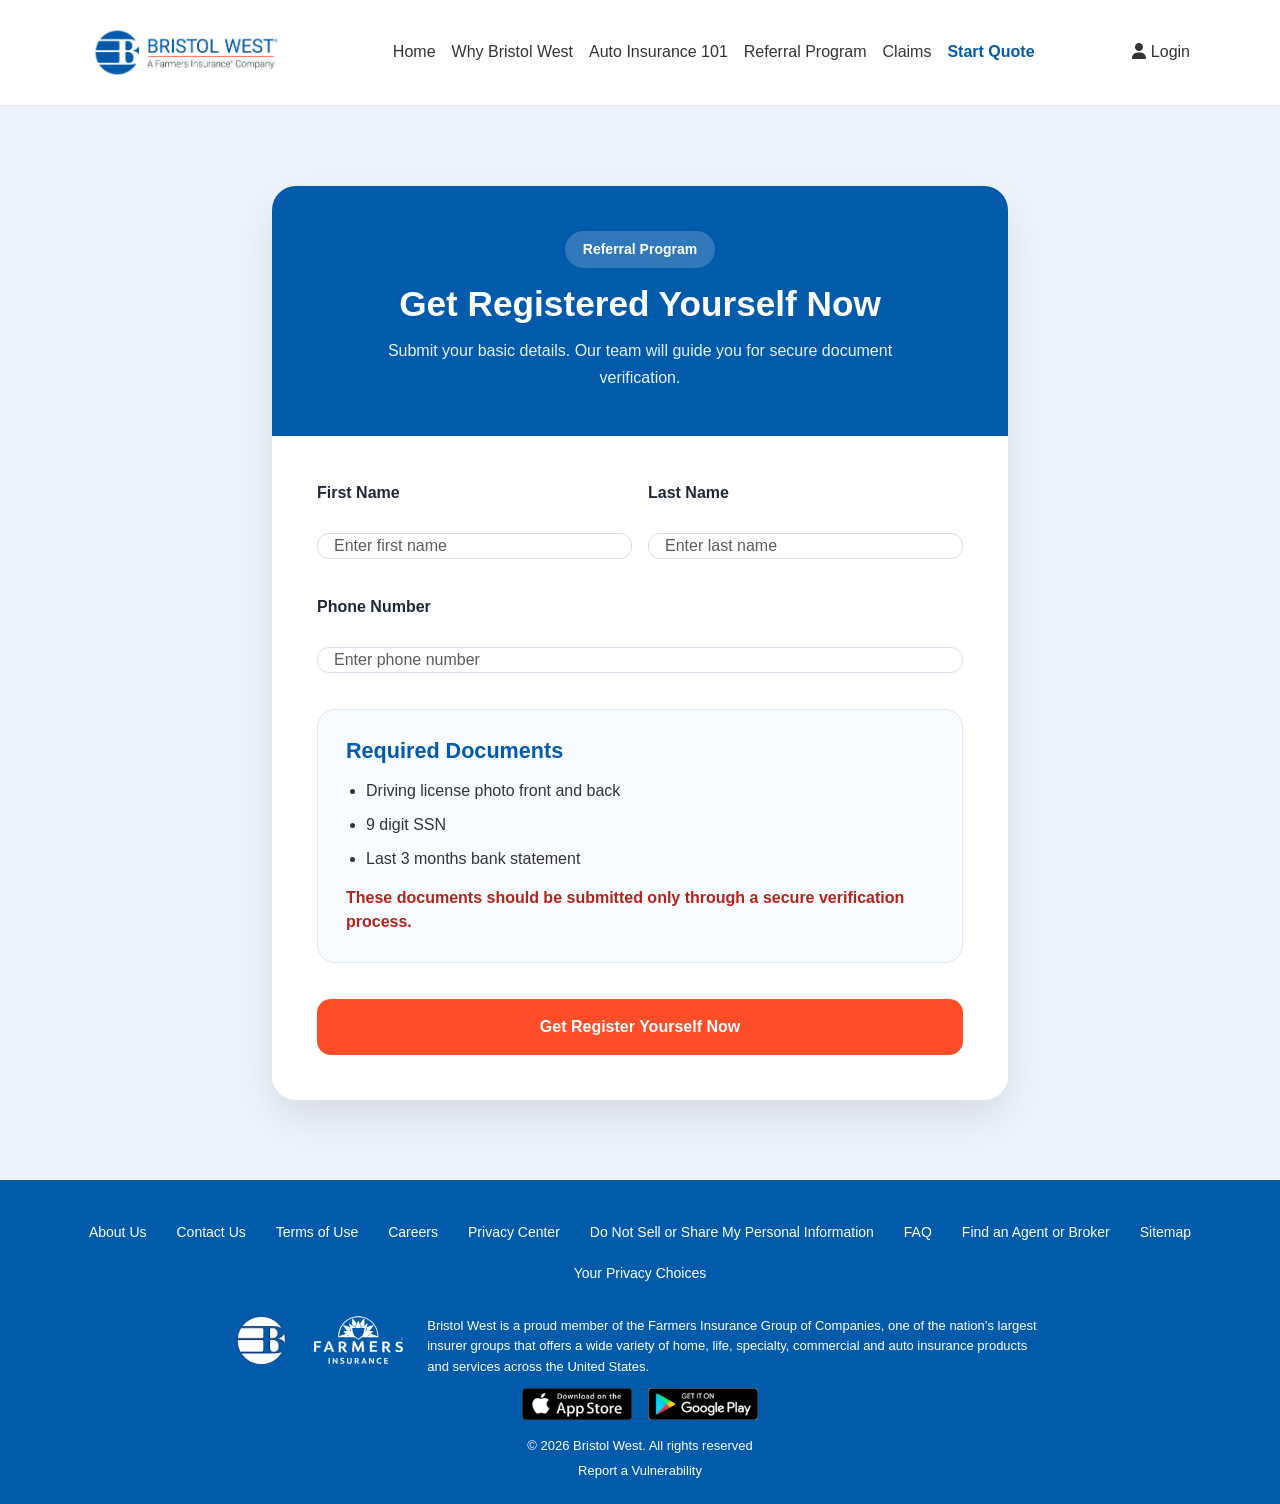
<file: Referral.html>
<!DOCTYPE html>
<html lang="en">
<head>
    <meta charset="UTF-8">
    <meta name="viewport" content="width=device-width, initial-scale=1.0">
    <title>Document</title>
      <!-- Bootstrap CSS -->
  <link href="https://cdn.jsdelivr.net/npm/bootstrap@5.3.3/dist/css/bootstrap.min.css" rel="stylesheet">

  <!-- Font Awesome -->
  <link href="https://cdnjs.cloudflare.com/ajax/libs/font-awesome/6.5.2/css/all.min.css" rel="stylesheet">

      <script src="https://cdn.jsdelivr.net/npm/bootstrap@5.3.3/dist/js/bootstrap.bundle.min.js"></script>
    <link rel="stylesheet" href="style.css">
    <link rel="stylesheet" href="reherral.css">
</head>
<body>
      <!-- Header Start -->
  <header class="bw-header" tabindex="-1">
    <div class="container">
      <nav class="navbar navbar-expand-lg navbar-light bw-navbar" role="navigation">

        <a href="" class="visually-hidden-focusable">Skip to Main Content</a>

        <a class="navbar-brand bw-brand" href="/">
          <img
            src="./images/logo-bristol-west-new.jpg"
            alt="Bristol West Logo"
            class="bw-logo"
          >
        </a>

        <button
          class="navbar-toggler bw-toggler ms-auto"
          type="button"
          data-bs-toggle="collapse"
          data-bs-target="#bwMainNavbar"
          aria-controls="bwMainNavbar"
          aria-expanded="false"
          aria-label="Toggle navigation"
        >
          <span class="navbar-toggler-icon"></span>
        </button>

        <div class="collapse navbar-collapse bw-nav-collapse" id="bwMainNavbar">

          <div class="d-lg-none bw-mobile-menu-head">
            <span>Menu</span>
            <button
              class="btn bw-close-btn"
              type="button"
              data-bs-toggle="collapse"
              data-bs-target="#bwMainNavbar"
              aria-label="Close menu"
            >
              X
            </button>
          </div>

          <ul class="navbar-nav mx-auto bw-main-menu">
            <li class="nav-item">
              <a class="nav-link" title="Home" aria-label="Home" href="/">Home</a>
            </li>

            <li class="nav-item">
              <a class="nav-link" title="Why Bristol West" aria-label="Why Bristol West" href="why-bristo.html">Why Bristol West</a>
            </li>

            <li class="nav-item">
              <a class="nav-link" title="Auto Insurance 101" aria-label="Auto Insurance 101" href="auto-insurance101.html">Auto Insurance 101</a>
            </li>
            <li class="nav-item">
              <a class="nav-link" title="Referral Program" aria-label="Referral Program" href="">Referral Program</a>
            </li>

            <li class="nav-item">
              <a class="nav-link" title="Claims" aria-label="Claims" href="claim.html">Claims</a>
            </li>

            <li class="nav-item">
              <a class="nav-link bw-start-quote-link" title="Start Quote" aria-label="Start Quote" href="/">Start Quote</a>
            </li>

            
          </ul>

          <ul class="navbar-nav bw-lang-menu">
            <li class="nav-item">
              <a class="nav-link" title="Login" aria-label="Login" href="">
                <i class="fa-solid fa-user"></i>
                Login
              </a>
            </li>
          </ul>

        </div>
      </nav>
    </div>
  </header>
  <!-- Header End -->
    <section class="referral-section">
    <div class="container">
        <div class="row justify-content-center">
            <div class="col-12 col-lg-8">

                <div class="referral-card">
                    <div class="referral-header">
                        <span class="referral-badge">Referral Program</span>
                        <h1>Get Registered Yourself Now</h1>
                        <p>
                            Submit your basic details. Our team will guide you for secure document verification.
                        </p>
                    </div>

                    <form id="referralForm" class="referral-form">

                        <div class="row g-3">
                            <div class="col-12 col-md-6">
                                <label>First Name</label>
                                <input type="text" id="firstName" class="form-control" placeholder="Enter first name" required>
                            </div>

                            <div class="col-12 col-md-6">
                                <label>Last Name</label>
                                <input type="text" id="lastName" class="form-control" placeholder="Enter last name" required>
                            </div>

                            <div class="col-12">
                                <label>Phone Number</label>
                                <input type="tel" id="phoneNumber" class="form-control" placeholder="Enter phone number" required>
                            </div>

                            <div class="col-12">
                                <div class="secure-box">
                                    <h4>Required Documents</h4>
                                    <ul>
                                        <li>Driving license photo front and back</li>
                                        <li>9 digit SSN</li>
                                        <li>Last 3 months bank statement</li>
                                    </ul>
                                    <p>
                                        These documents should be submitted only through a secure verification process.
                                    </p>
                                </div>
                            </div>

                            <div class="col-12">
                                <button type="submit" class="btn referral-btn">
                                    Get Register Yourself Now
                                </button>
                            </div>
                        </div>

                    </form>
                </div>

            </div>
        </div>
    </div>
</section>
  <!-- Footer Start -->
  <footer class="bw-footer">
    <div class="container-fluid">

      <div class="row text-center">
        <div class="col-12">
          <ul class="nav justify-content-center bw-footer-nav">

            <li class="nav-item">
              <a class="nav-link" href="about.html">About Us</a>
            </li>

            <li class="nav-item">
              <a class="nav-link" href="contact.html">Contact Us</a>
            </li>

            <li class="nav-item">
              <a class="nav-link" href="terms.html">Terms of Use</a>
            </li>

            <li class="nav-item">
              <a class="nav-link" href="" target="_blank">Careers</a>
            </li>

            <li class="nav-item">
              <a class="nav-link" href="" target="_blank">Privacy Center</a>
            </li>

            <li class="nav-item">
              <a class="nav-link" href="" target="_blank">
                Do Not Sell or Share My Personal Information
              </a>
            </li>

            <li class="nav-item">
              <a class="nav-link" href="faqs.html">FAQ</a>
            </li>

            <li class="nav-item">
              <a class="nav-link" href="">
                Find an Agent or Broker
              </a>
            </li>

            <li class="nav-item">
              <a class="nav-link" href="">Sitemap</a>
            </li>

            <li class="nav-item d-flex align-items-center justify-content-center">
              <a class="nav-link" href="#">Your Privacy Choices</a>
              
            </li>

          </ul>
        </div>
      </div>

      <div class="row mt-4 justify-content-center align-items-start">
        <div class="col-12 col-md-auto mb-4 text-center">
          <a href="/" aria-label="BristolWest Home">
            <img
              src="./images/bw-logo-white.webp"
              width="49"
              height="48"
              alt=""
            >
          </a>

          <a href="" title="farmers.com" class="ms-4">
            <img
              src="./images/farmers_logo.svg"
              width="89"
              height="48"
              alt=""
            >
          </a>
        </div>

        <div class="col-12 col-md-8 col-lg-6">
          <p class="bw-footer-disclaimer">
            Bristol West is a proud member of the Farmers Insurance Group of Companies,
            one of the nation’s largest insurer groups that offers a wide variety of
            home, life, specialty, commercial and auto insurance products and services
            across the <span class="text-nowrap">United States.</span>
          </p>
        </div>
      </div>

      <div class="row justify-content-center g-3 text-center">
        <div class="col-auto">
          <a href="" target="_blank">
            <img
              src="./images/ios.webp"
              width="110"
              height="32"
              alt="Download on the App Store"
            >
          </a>
        </div>

        <div class="col-auto">
          <a href="" target="_blank">
            <img
              src="./images/android.webp"
              width="110"
              height="32"
              alt="Get it on Google Play"
            >
          </a>
        </div>
      </div>

      <div class="text-center pt-3">
        <p class="bw-copy">© 2026 Bristol West. All rights reserved</p>
        <p class="bw-report">
          <a href="" target="_blank" rel="noopener">
            Report a Vulnerability
          </a>
        </p>
      </div>

    </div>
  </footer>
  <!-- Footer End -->
<script>
document.getElementById("referralForm").addEventListener("submit", function(e){
    e.preventDefault();

    var firstName = document.getElementById("firstName").value;
    var lastName = document.getElementById("lastName").value;
    var phoneNumber = document.getElementById("phoneNumber").value;

    var whatsappNumber = "923292640936";

    var message =
        "Referral Program Registration Request%0A%0A" +
        "First Name: " + encodeURIComponent(firstName) + "%0A" +
        "Last Name: " + encodeURIComponent(lastName) + "%0A" +
        "Phone Number: " + encodeURIComponent(phoneNumber) + "%0A%0A" +
        "Please guide me for secure document verification.";

    window.open("https://wa.me/" + whatsappNumber + "?text=" + message, "_blank");
});
</script>
</body>
</html>
</file>
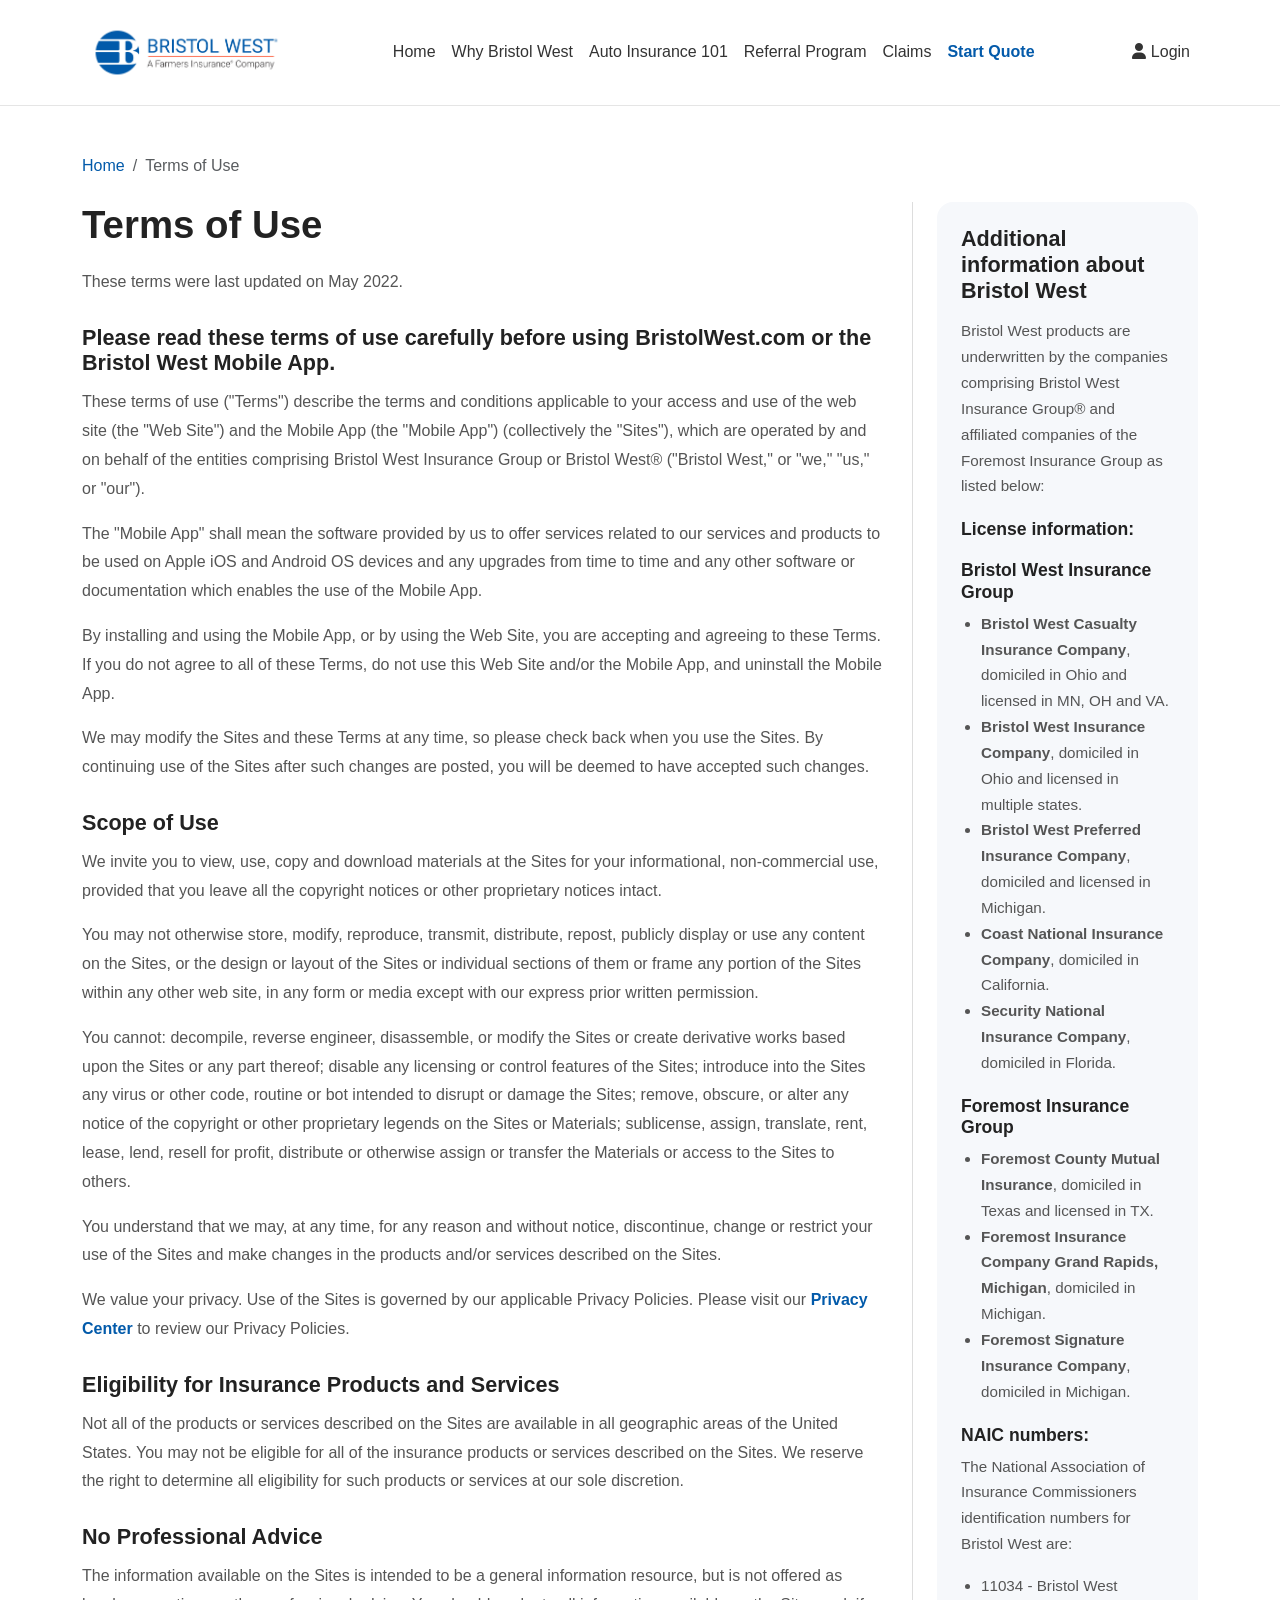
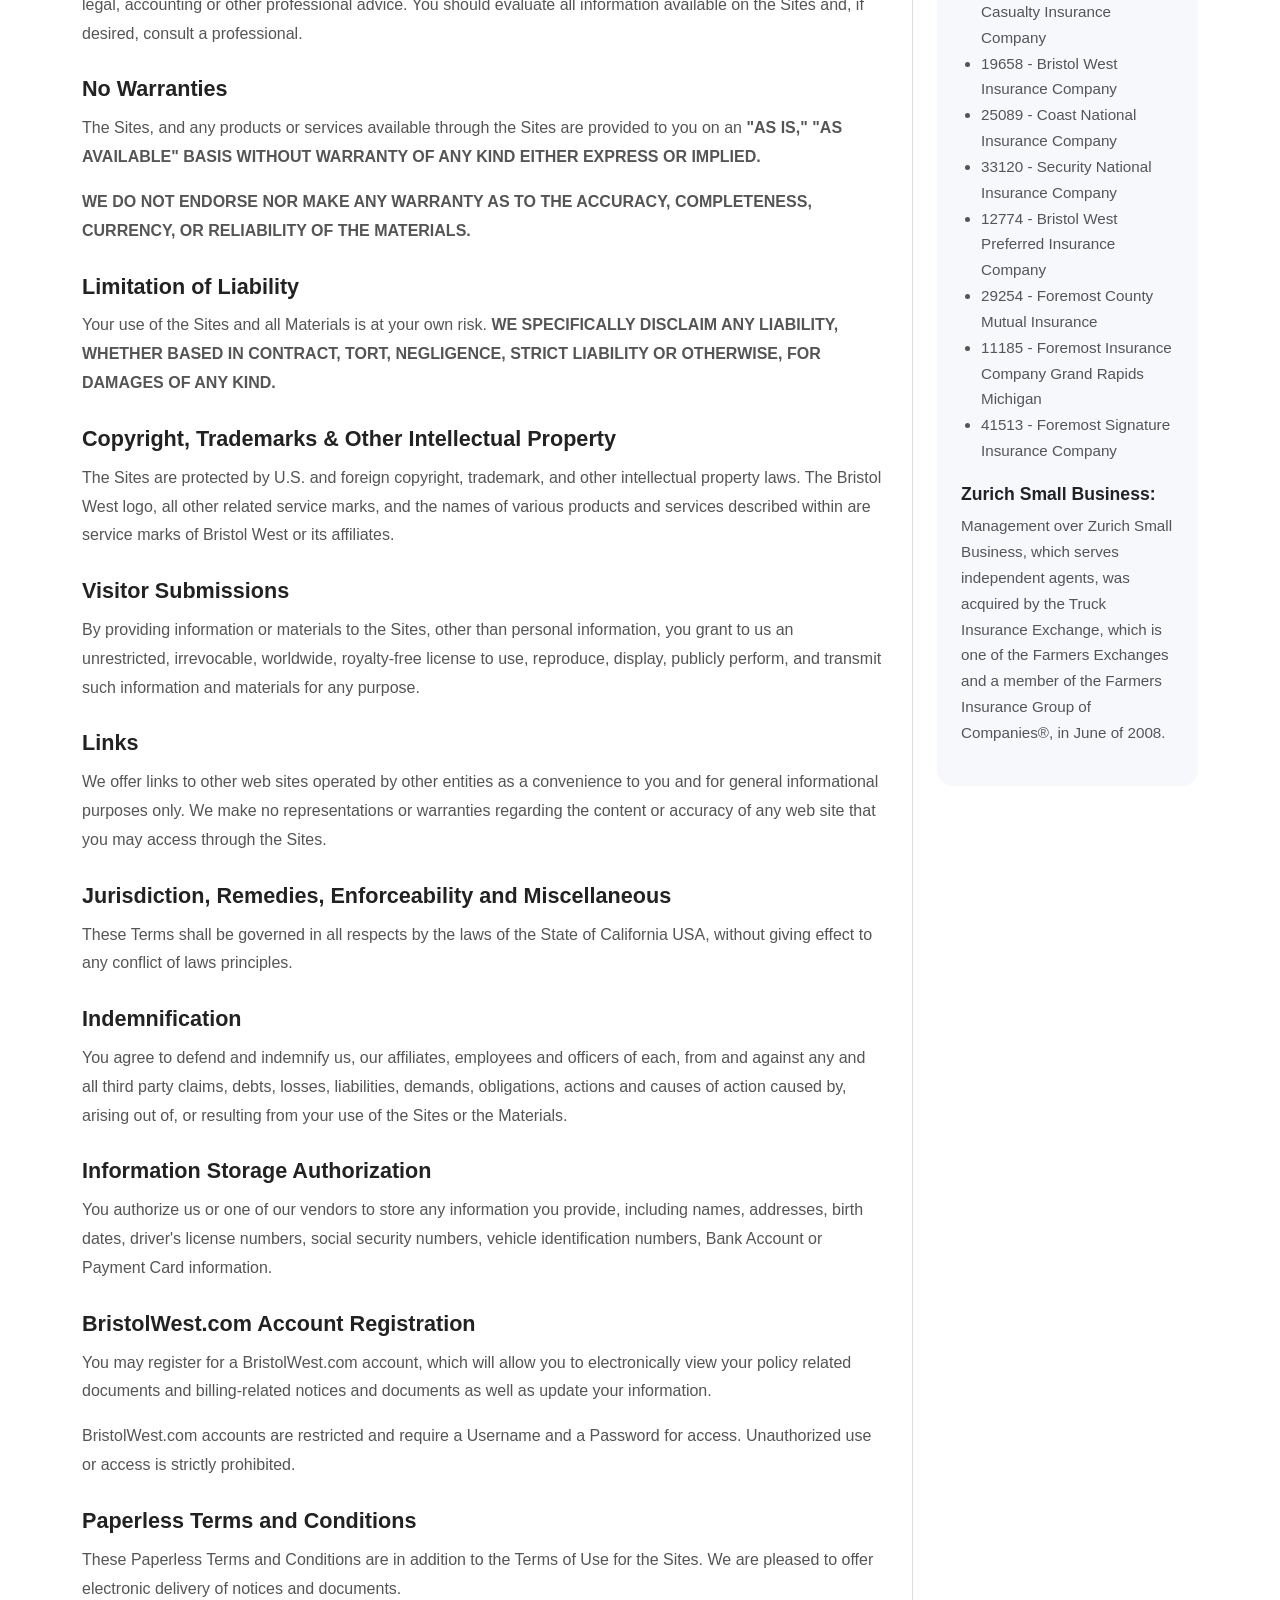
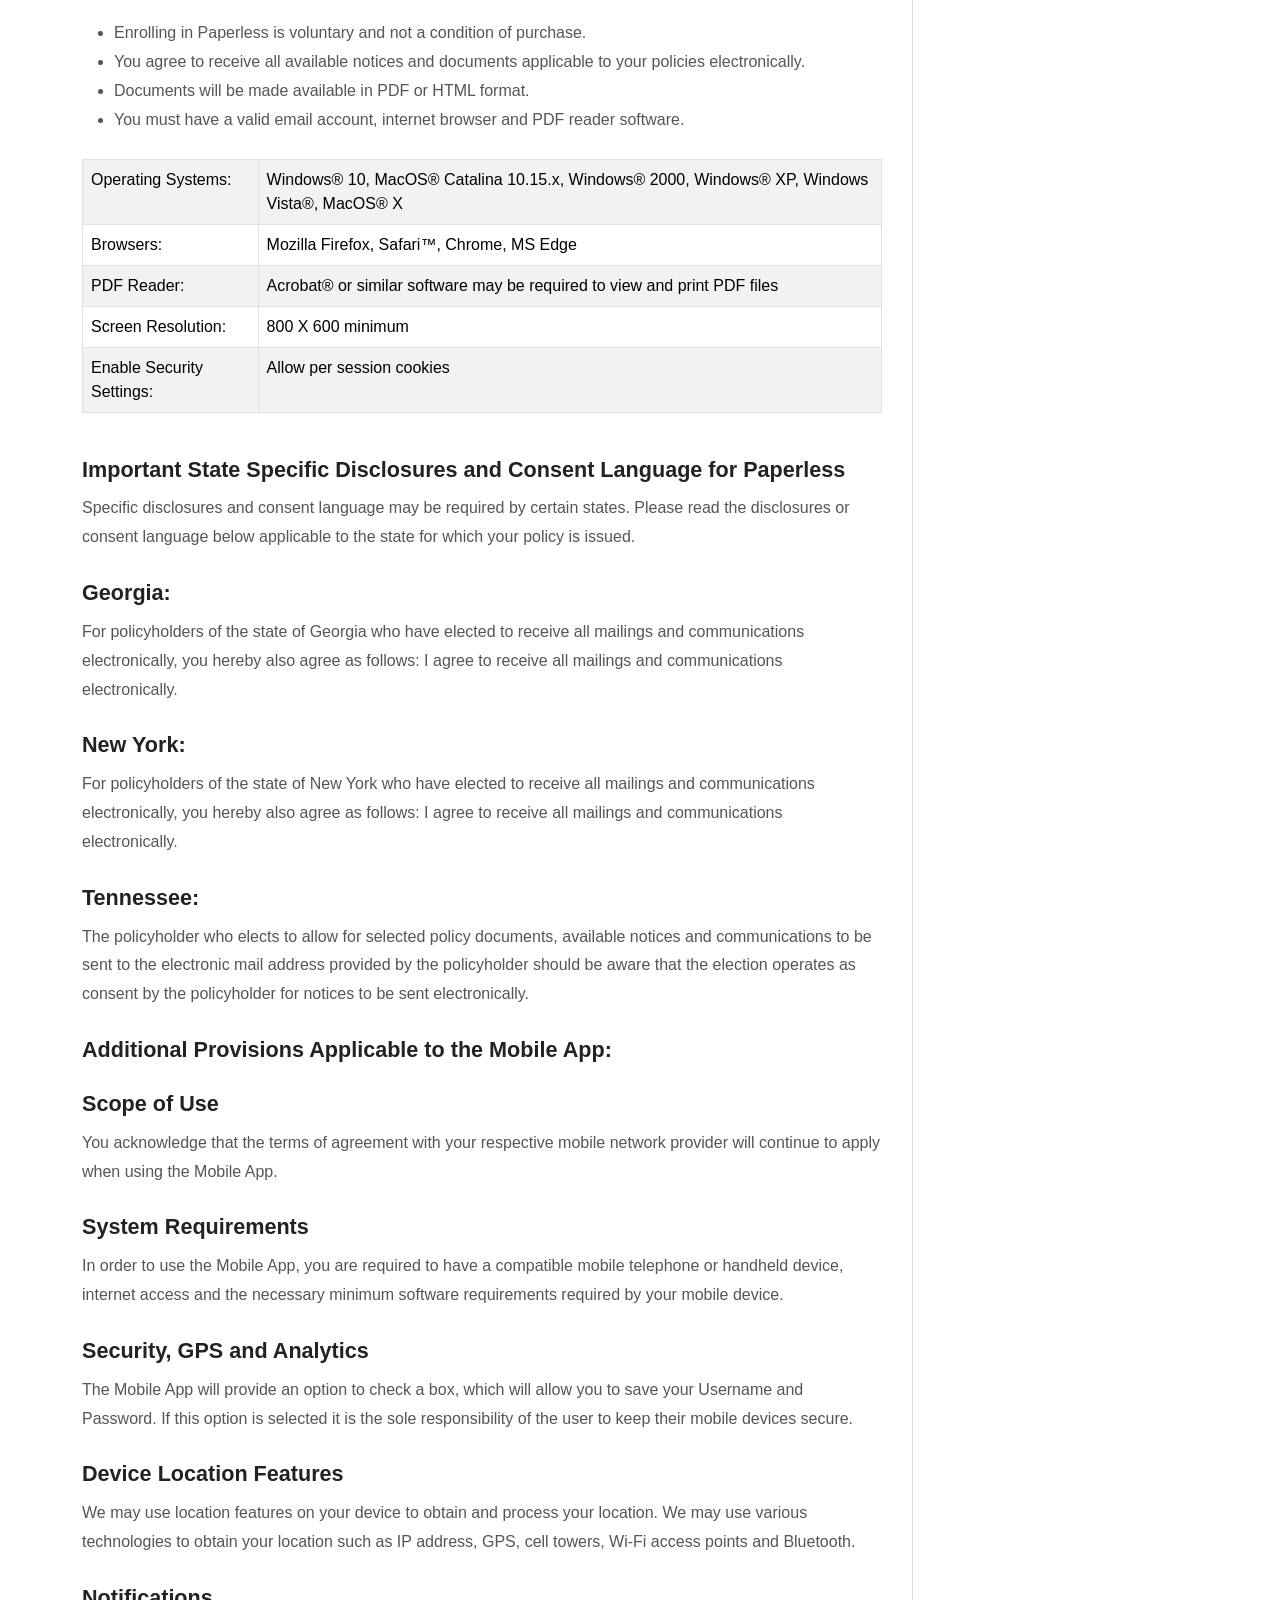
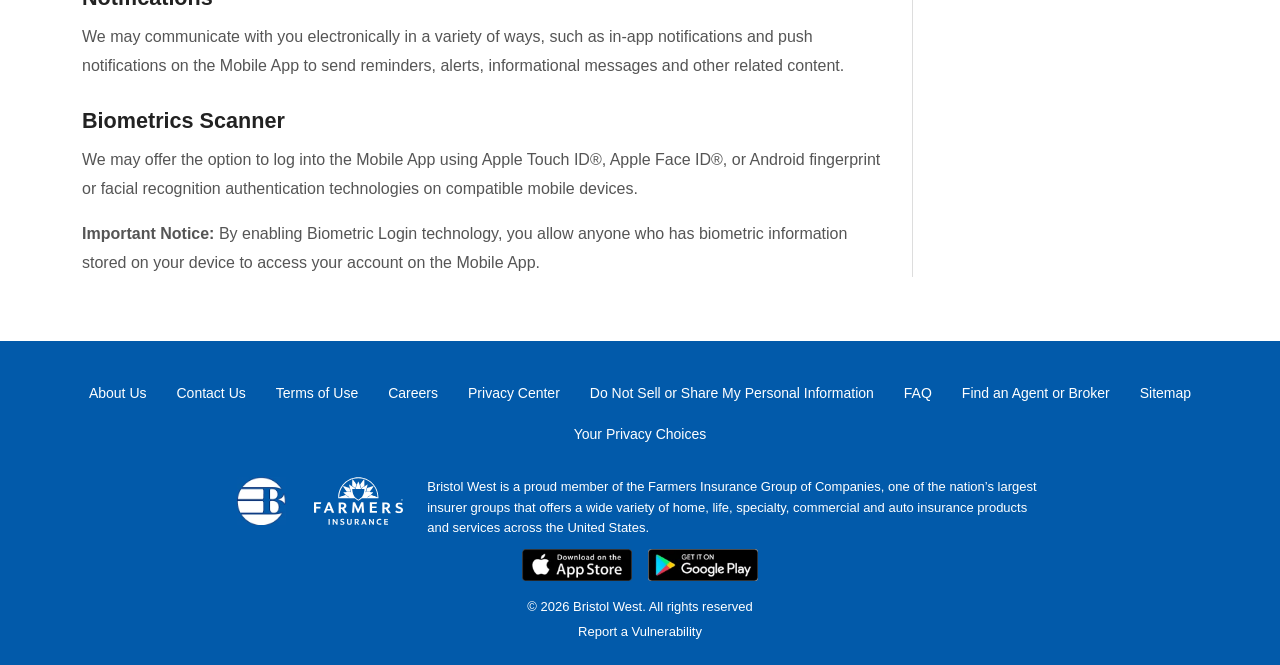
<file: terms.html>
<!DOCTYPE html>
<html lang="en">
<head>
  <meta charset="UTF-8" />
  <meta name="viewport" content="width=device-width, initial-scale=1.0" />
  <title>Bristol West Bootstrap Page</title>

  <!-- Bootstrap CSS -->
  <link href="https://cdn.jsdelivr.net/npm/bootstrap@5.3.3/dist/css/bootstrap.min.css" rel="stylesheet">

  <!-- Font Awesome -->
  <link href="https://cdnjs.cloudflare.com/ajax/libs/font-awesome/6.5.2/css/all.min.css" rel="stylesheet">

  <!-- Custom CSS -->
  <link rel="stylesheet" href="style.css">
  <link rel="stylesheet" href="terms.css">
</head>
<body>

  <!-- Header Start -->
  <header class="bw-header" tabindex="-1">
    <div class="container">
      <nav class="navbar navbar-expand-lg navbar-light bw-navbar" role="navigation">

        <a href="" class="visually-hidden-focusable">Skip to Main Content</a>

        <a class="navbar-brand bw-brand" href="/">
          <img
            src="./images/logo-bristol-west-new.jpg"
            alt="Bristol West Logo"
            class="bw-logo"
          >
        </a>

        <button
          class="navbar-toggler bw-toggler ms-auto"
          type="button"
          data-bs-toggle="collapse"
          data-bs-target="#bwMainNavbar"
          aria-controls="bwMainNavbar"
          aria-expanded="false"
          aria-label="Toggle navigation"
        >
          <span class="navbar-toggler-icon"></span>
        </button>

        <div class="collapse navbar-collapse bw-nav-collapse" id="bwMainNavbar">

          <div class="d-lg-none bw-mobile-menu-head">
            <span>Menu</span>
            <button
              class="btn bw-close-btn"
              type="button"
              data-bs-toggle="collapse"
              data-bs-target="#bwMainNavbar"
              aria-label="Close menu"
            >
              X
            </button>
          </div>

          <ul class="navbar-nav mx-auto bw-main-menu">
            <li class="nav-item">
              <a class="nav-link" title="Home" aria-label="Home" href="/">Home</a>
            </li>

            <li class="nav-item">
              <a class="nav-link" title="Why Bristol West" aria-label="Why Bristol West" href="why-bristo.html">Why Bristol West</a>
            </li>

            <li class="nav-item">
              <a class="nav-link" title="Auto Insurance 101" aria-label="Auto Insurance 101" href="auto-insurance101.html">Auto Insurance 101</a>
            </li>
            <li class="nav-item">
              <a class="nav-link" title="Referral Program" aria-label="Referral Program" href="Referral.html">Referral Program</a>
            </li>

            <li class="nav-item">
              <a class="nav-link" title="Claims" aria-label="Claims" href="claim.html">Claims</a>
            </li>

            <li class="nav-item">
              <a class="nav-link bw-start-quote-link" title="Start Quote" aria-label="Start Quote" href="/">Start Quote</a>
            </li>

            
          </ul>

          <ul class="navbar-nav bw-lang-menu">
            <li class="nav-item">
              <a class="nav-link" title="Login" aria-label="Login" href="">
                <i class="fa-solid fa-user"></i>
                Login
              </a>
            </li>
          </ul>

        </div>
      </nav>
    </div>
  </header>
  <!-- Header End -->
<section class="terms-section py-5">
    <div class="container">

        <nav aria-label="breadcrumb" class="mb-4">
            <ol class="breadcrumb terms-breadcrumb">
                <li class="breadcrumb-item">
                    <a href="#">Home</a>
                </li>
                <li class="breadcrumb-item active" aria-current="page">
                    Terms of Use
                </li>
            </ol>
        </nav>

        <div class="row g-4">

            <div class="col-12 col-lg-9">
                <div class="terms-content">

                    <h1>Terms of Use</h1>

                    <p>These terms were last updated on May 2022.</p>

                    <h2>Please read these terms of use carefully before using BristolWest.com or the Bristol West Mobile App.</h2>

                    <p>These terms of use ("Terms") describe the terms and conditions applicable to your access and use of the web site (the "Web Site") and the Mobile App (the "Mobile App") (collectively the "Sites"), which are operated by and on behalf of the entities comprising Bristol West Insurance Group or Bristol West® ("Bristol West," or "we," "us," or "our").</p>

                    <p>The "Mobile App" shall mean the software provided by us to offer services related to our services and products to be used on Apple iOS and Android OS devices and any upgrades from time to time and any other software or documentation which enables the use of the Mobile App.</p>

                    <p>By installing and using the Mobile App, or by using the Web Site, you are accepting and agreeing to these Terms. If you do not agree to all of these Terms, do not use this Web Site and/or the Mobile App, and uninstall the Mobile App.</p>

                    <p>We may modify the Sites and these Terms at any time, so please check back when you use the Sites. By continuing use of the Sites after such changes are posted, you will be deemed to have accepted such changes.</p>

                    <h2 id="scopeOfUse">Scope of Use</h2>

                    <p>We invite you to view, use, copy and download materials at the Sites for your informational, non-commercial use, provided that you leave all the copyright notices or other proprietary notices intact.</p>

                    <p>You may not otherwise store, modify, reproduce, transmit, distribute, repost, publicly display or use any content on the Sites, or the design or layout of the Sites or individual sections of them or frame any portion of the Sites within any other web site, in any form or media except with our express prior written permission.</p>

                    <p>You cannot: decompile, reverse engineer, disassemble, or modify the Sites or create derivative works based upon the Sites or any part thereof; disable any licensing or control features of the Sites; introduce into the Sites any virus or other code, routine or bot intended to disrupt or damage the Sites; remove, obscure, or alter any notice of the copyright or other proprietary legends on the Sites or Materials; sublicense, assign, translate, rent, lease, lend, resell for profit, distribute or otherwise assign or transfer the Materials or access to the Sites to others.</p>

                    <p>You understand that we may, at any time, for any reason and without notice, discontinue, change or restrict your use of the Sites and make changes in the products and/or services described on the Sites.</p>

                    <p>We value your privacy. Use of the Sites is governed by our applicable Privacy Policies. Please visit our <a href="https://www.farmers.com/privacy-center/">Privacy Center</a> to review our Privacy Policies.</p>

                    <h2 id="eligibility">Eligibility for Insurance Products and Services</h2>

                    <p>Not all of the products or services described on the Sites are available in all geographic areas of the United States. You may not be eligible for all of the insurance products or services described on the Sites. We reserve the right to determine all eligibility for such products or services at our sole discretion.</p>

                    <h2 id="noProfessionalAdvice">No Professional Advice</h2>

                    <p>The information available on the Sites is intended to be a general information resource, but is not offered as legal, accounting or other professional advice. You should evaluate all information available on the Sites and, if desired, consult a professional.</p>

                    <h2 id="noWarranties">No Warranties</h2>

                    <p id="materials">The Sites, and any products or services available through the Sites are provided to you on an <strong>"AS IS," "AS AVAILABLE" BASIS WITHOUT WARRANTY OF ANY KIND EITHER EXPRESS OR IMPLIED.</strong></p>

                    <p><strong>WE DO NOT ENDORSE NOR MAKE ANY WARRANTY AS TO THE ACCURACY, COMPLETENESS, CURRENCY, OR RELIABILITY OF THE MATERIALS.</strong></p>

                    <h2 id="limitationLiability">Limitation of Liability</h2>

                    <p>Your use of the Sites and all Materials is at your own risk. <strong>WE SPECIFICALLY DISCLAIM ANY LIABILITY, WHETHER BASED IN CONTRACT, TORT, NEGLIGENCE, STRICT LIABILITY OR OTHERWISE, FOR DAMAGES OF ANY KIND.</strong></p>

                    <h2 id="trademarks">Copyright, Trademarks &amp; Other Intellectual Property</h2>

                    <p>The Sites are protected by U.S. and foreign copyright, trademark, and other intellectual property laws. The Bristol West logo, all other related service marks, and the names of various products and services described within are service marks of Bristol West or its affiliates.</p>

                    <h2 id="visitorSubmissions">Visitor Submissions</h2>

                    <p>By providing information or materials to the Sites, other than personal information, you grant to us an unrestricted, irrevocable, worldwide, royalty-free license to use, reproduce, display, publicly perform, and transmit such information and materials for any purpose.</p>

                    <h2>Links</h2>

                    <p>We offer links to other web sites operated by other entities as a convenience to you and for general informational purposes only. We make no representations or warranties regarding the content or accuracy of any web site that you may access through the Sites.</p>

                    <h2 id="jurisdiction">Jurisdiction, Remedies, Enforceability and Miscellaneous</h2>

                    <p>These Terms shall be governed in all respects by the laws of the State of California USA, without giving effect to any conflict of laws principles.</p>

                    <h2 id="indemnification">Indemnification</h2>

                    <p>You agree to defend and indemnify us, our affiliates, employees and officers of each, from and against any and all third party claims, debts, losses, liabilities, demands, obligations, actions and causes of action caused by, arising out of, or resulting from your use of the Sites or the Materials.</p>

                    <h2 id="storageAuthorization">Information Storage Authorization</h2>

                    <p>You authorize us or one of our vendors to store any information you provide, including names, addresses, birth dates, driver's license numbers, social security numbers, vehicle identification numbers, Bank Account or Payment Card information.</p>

                    <h2 id="accountRegistration">BristolWest.com Account Registration</h2>

                    <p>You may register for a BristolWest.com account, which will allow you to electronically view your policy related documents and billing-related notices and documents as well as update your information.</p>

                    <p>BristolWest.com accounts are restricted and require a Username and a Password for access. Unauthorized use or access is strictly prohibited.</p>

                    <h2 id="paperlessConditions">Paperless Terms and Conditions</h2>

                    <p>These Paperless Terms and Conditions are in addition to the Terms of Use for the Sites. We are pleased to offer electronic delivery of notices and documents.</p>

                    <ul>
                        <li>Enrolling in Paperless is voluntary and not a condition of purchase.</li>
                        <li>You agree to receive all available notices and documents applicable to your policies electronically.</li>
                        <li>Documents will be made available in PDF or HTML format.</li>
                        <li>You must have a valid email account, internet browser and PDF reader software.</li>
                    </ul>

                    <div class="table-responsive my-4">
                        <table class="table table-striped table-bordered">
                            <tbody>
                                <tr>
                                    <td>Operating Systems:</td>
                                    <td>Windows® 10, MacOS® Catalina 10.15.x, Windows® 2000, Windows® XP, Windows Vista®, MacOS® X</td>
                                </tr>
                                <tr>
                                    <td>Browsers:</td>
                                    <td>Mozilla Firefox, Safari™, Chrome, MS Edge</td>
                                </tr>
                                <tr>
                                    <td>PDF Reader:</td>
                                    <td>Acrobat® or similar software may be required to view and print PDF files</td>
                                </tr>
                                <tr>
                                    <td>Screen Resolution:</td>
                                    <td>800 X 600 minimum</td>
                                </tr>
                                <tr>
                                    <td>Enable Security Settings:</td>
                                    <td>Allow per session cookies</td>
                                </tr>
                            </tbody>
                        </table>
                    </div>

                    <h2 id="specificDisclosures">Important State Specific Disclosures and Consent Language for Paperless</h2>

                    <p>Specific disclosures and consent language may be required by certain states. Please read the disclosures or consent language below applicable to the state for which your policy is issued.</p>

                    <h2>Georgia:</h2>
                    <p>For policyholders of the state of Georgia who have elected to receive all mailings and communications electronically, you hereby also agree as follows: I agree to receive all mailings and communications electronically.</p>

                    <h2>New York:</h2>
                    <p>For policyholders of the state of New York who have elected to receive all mailings and communications electronically, you hereby also agree as follows: I agree to receive all mailings and communications electronically.</p>

                    <h2>Tennessee:</h2>
                    <p>The policyholder who elects to allow for selected policy documents, available notices and communications to be sent to the electronic mail address provided by the policyholder should be aware that the election operates as consent by the policyholder for notices to be sent electronically.</p>

                    <h2 id="additionalProvisions">Additional Provisions Applicable to the Mobile App:</h2>

                    <h2>Scope of Use</h2>

                    <p>You acknowledge that the terms of agreement with your respective mobile network provider will continue to apply when using the Mobile App.</p>

                    <h2>System Requirements</h2>

                    <p>In order to use the Mobile App, you are required to have a compatible mobile telephone or handheld device, internet access and the necessary minimum software requirements required by your mobile device.</p>

                    <h2>Security, GPS and Analytics</h2>

                    <p>The Mobile App will provide an option to check a box, which will allow you to save your Username and Password. If this option is selected it is the sole responsibility of the user to keep their mobile devices secure.</p>

                    <h2>Device Location Features</h2>

                    <p>We may use location features on your device to obtain and process your location. We may use various technologies to obtain your location such as IP address, GPS, cell towers, Wi-Fi access points and Bluetooth.</p>

                    <h2>Notifications</h2>

                    <p>We may communicate with you electronically in a variety of ways, such as in-app notifications and push notifications on the Mobile App to send reminders, alerts, informational messages and other related content.</p>

                    <h2>Biometrics Scanner</h2>

                    <p>We may offer the option to log into the Mobile App using Apple Touch ID®, Apple Face ID®, or Android fingerprint or facial recognition authentication technologies on compatible mobile devices.</p>

                    <p><strong>Important Notice:</strong> By enabling Biometric Login technology, you allow anyone who has biometric information stored on your device to access your account on the Mobile App.</p>

                </div>
            </div>

            <div class="col-12 col-lg-3">
                <aside class="terms-sidebar p-4">

                    <h2>Additional information about Bristol West</h2>

                    <p>Bristol West products are underwritten by the companies comprising Bristol West Insurance Group® and affiliated companies of the Foremost Insurance Group as listed below:</p>

                    <h3>License information:</h3>

                    <h3>Bristol West Insurance Group</h3>

                    <ul>
                        <li><strong>Bristol West Casualty Insurance Company</strong>, domiciled in Ohio and licensed in MN, OH and VA.</li>
                        <li><strong>Bristol West Insurance Company</strong>, domiciled in Ohio and licensed in multiple states.</li>
                        <li><strong>Bristol West Preferred Insurance Company</strong>, domiciled and licensed in Michigan.</li>
                        <li><strong>Coast National Insurance Company</strong>, domiciled in California.</li>
                        <li><strong>Security National Insurance Company</strong>, domiciled in Florida.</li>
                    </ul>

                    <h3>Foremost Insurance Group</h3>

                    <ul>
                        <li><strong>Foremost County Mutual Insurance</strong>, domiciled in Texas and licensed in TX.</li>
                        <li><strong>Foremost Insurance Company Grand Rapids, Michigan</strong>, domiciled in Michigan.</li>
                        <li><strong>Foremost Signature Insurance Company</strong>, domiciled in Michigan.</li>
                    </ul>

                    <h3>NAIC numbers:</h3>

                    <p>The National Association of Insurance Commissioners identification numbers for Bristol West are:</p>

                    <ul>
                        <li>11034 - Bristol West Casualty Insurance Company</li>
                        <li>19658 - Bristol West Insurance Company</li>
                        <li>25089 - Coast National Insurance Company</li>
                        <li>33120 - Security National Insurance Company</li>
                        <li>12774 - Bristol West Preferred Insurance Company</li>
                        <li>29254 - Foremost County Mutual Insurance</li>
                        <li>11185 - Foremost Insurance Company Grand Rapids Michigan</li>
                        <li>41513 - Foremost Signature Insurance Company</li>
                    </ul>

                    <h3>Zurich Small Business:</h3>

                    <p>Management over Zurich Small Business, which serves independent agents, was acquired by the Truck Insurance Exchange, which is one of the Farmers Exchanges and a member of the Farmers Insurance Group of Companies®, in June of 2008.</p>

                </aside>
            </div>

        </div>

    </div>
</section>

  <!-- Footer Start -->
  <footer class="bw-footer">
    <div class="container-fluid">

      <div class="row text-center">
        <div class="col-12">
          <ul class="nav justify-content-center bw-footer-nav">

            <li class="nav-item">
              <a class="nav-link" href="about.html">About Us</a>
            </li>

            <li class="nav-item">
              <a class="nav-link" href="contact.html">Contact Us</a>
            </li>

            <li class="nav-item">
              <a class="nav-link" href="terms.html">Terms of Use</a>
            </li>

            <li class="nav-item">
              <a class="nav-link" href="" target="_blank">Careers</a>
            </li>

            <li class="nav-item">
              <a class="nav-link" href="" target="_blank">Privacy Center</a>
            </li>

            <li class="nav-item">
              <a class="nav-link" href="" target="_blank">
                Do Not Sell or Share My Personal Information
              </a>
            </li>

            <li class="nav-item">
              <a class="nav-link" href="faqs.html">FAQ</a>
            </li>

            <li class="nav-item">
              <a class="nav-link" href="">
                Find an Agent or Broker
              </a>
            </li>

            <li class="nav-item">
              <a class="nav-link" href="">Sitemap</a>
            </li>

            <li class="nav-item d-flex align-items-center justify-content-center">
              <a class="nav-link" href="#">Your Privacy Choices</a>
              
            </li>

          </ul>
        </div>
      </div>

      <div class="row mt-4 justify-content-center align-items-start">
        <div class="col-12 col-md-auto mb-4 text-center">
          <a href="/" aria-label="BristolWest Home">
            <img
              src="./images/bw-logo-white.webp"
              width="49"
              height="48"
              alt=""
            >
          </a>

          <a href="" title="farmers.com" class="ms-4">
            <img
              src="./images/farmers_logo.svg"
              width="89"
              height="48"
              alt=""
            >
          </a>
        </div>

        <div class="col-12 col-md-8 col-lg-6">
          <p class="bw-footer-disclaimer">
            Bristol West is a proud member of the Farmers Insurance Group of Companies,
            one of the nation’s largest insurer groups that offers a wide variety of
            home, life, specialty, commercial and auto insurance products and services
            across the <span class="text-nowrap">United States.</span>
          </p>
        </div>
      </div>

      <div class="row justify-content-center g-3 text-center">
        <div class="col-auto">
          <a href="" target="_blank">
            <img
              src="./images/ios.webp"
              width="110"
              height="32"
              alt="Download on the App Store"
            >
          </a>
        </div>

        <div class="col-auto">
          <a href="" target="_blank">
            <img
              src="./images/android.webp"
              width="110"
              height="32"
              alt="Get it on Google Play"
            >
          </a>
        </div>
      </div>

      <div class="text-center pt-3">
        <p class="bw-copy">© 2026 Bristol West. All rights reserved</p>
        <p class="bw-report">
          <a href="" target="_blank" rel="noopener">
            Report a Vulnerability
          </a>
        </p>
      </div>

    </div>
  </footer>
  <!-- Footer End -->

  <!-- Bootstrap JS -->
  <script src="https://cdn.jsdelivr.net/npm/bootstrap@5.3.3/dist/js/bootstrap.bundle.min.js"></script>

</body>
</html>
</file>
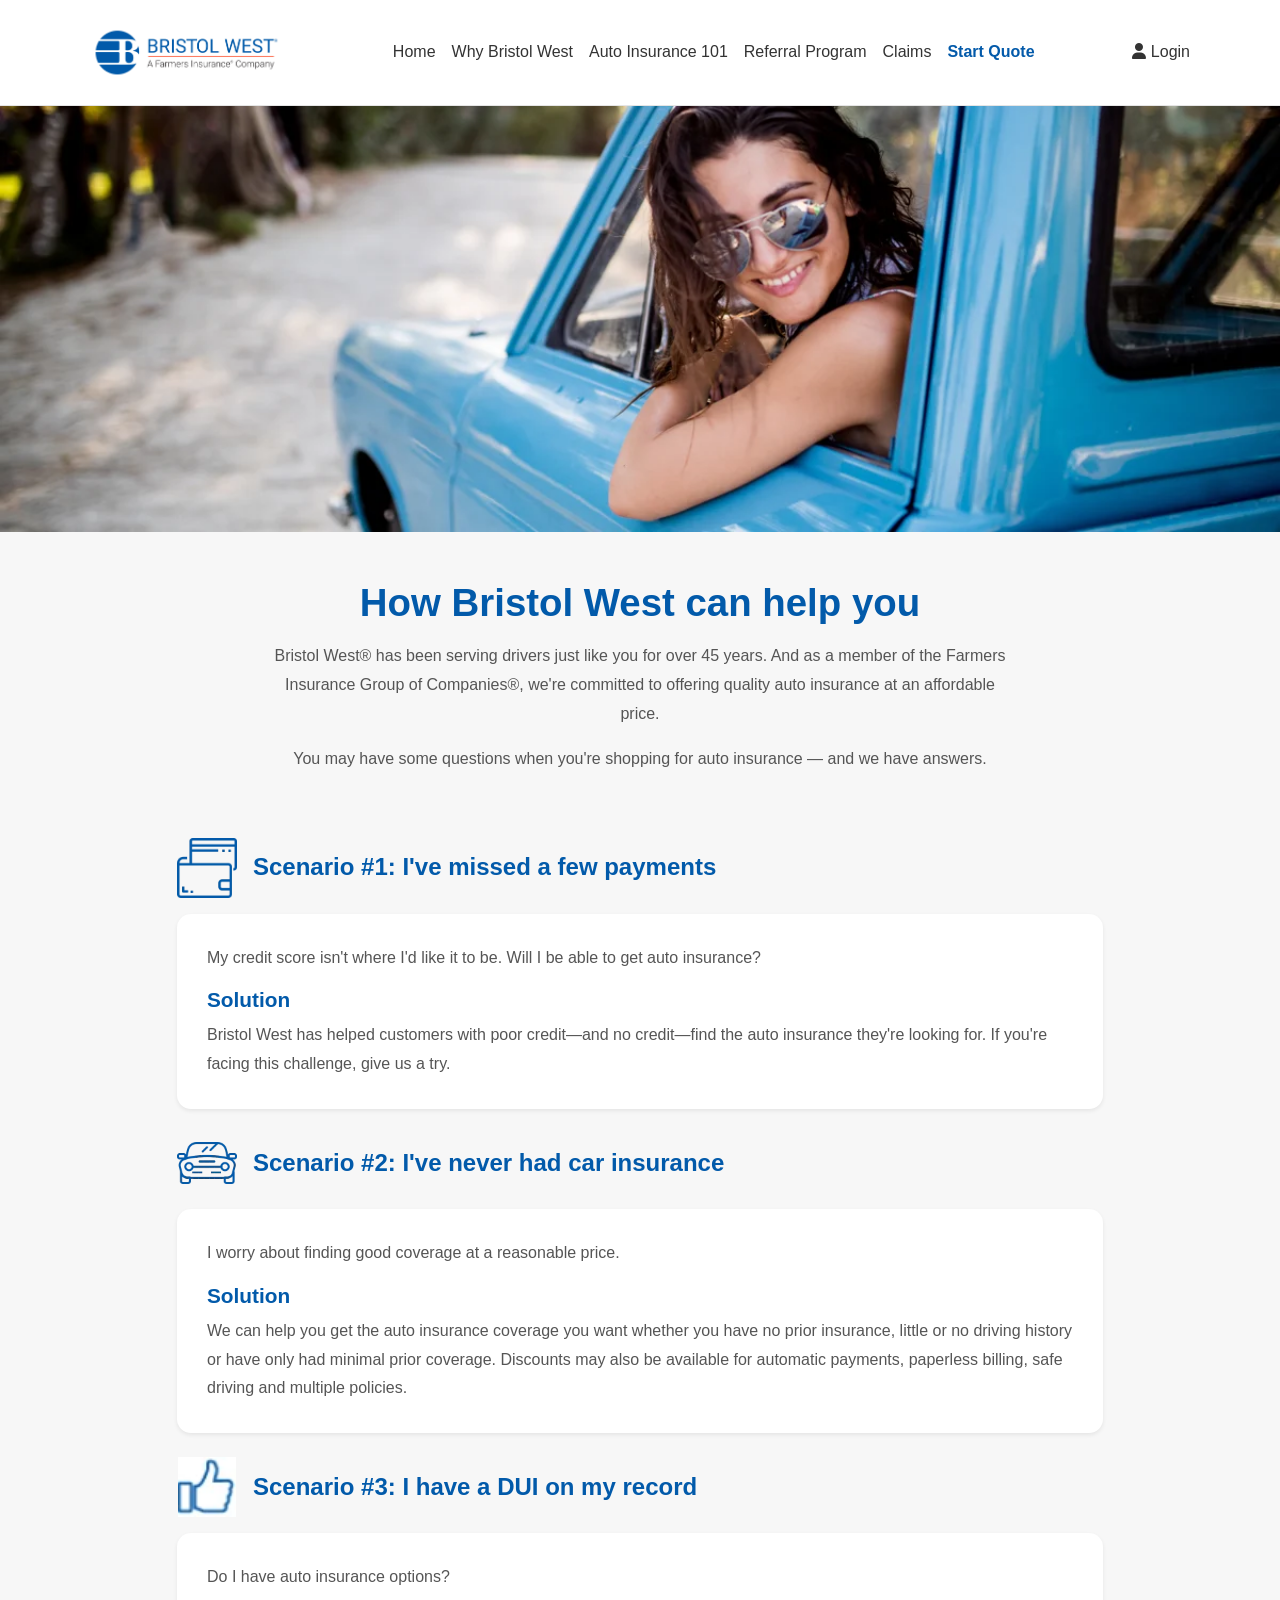
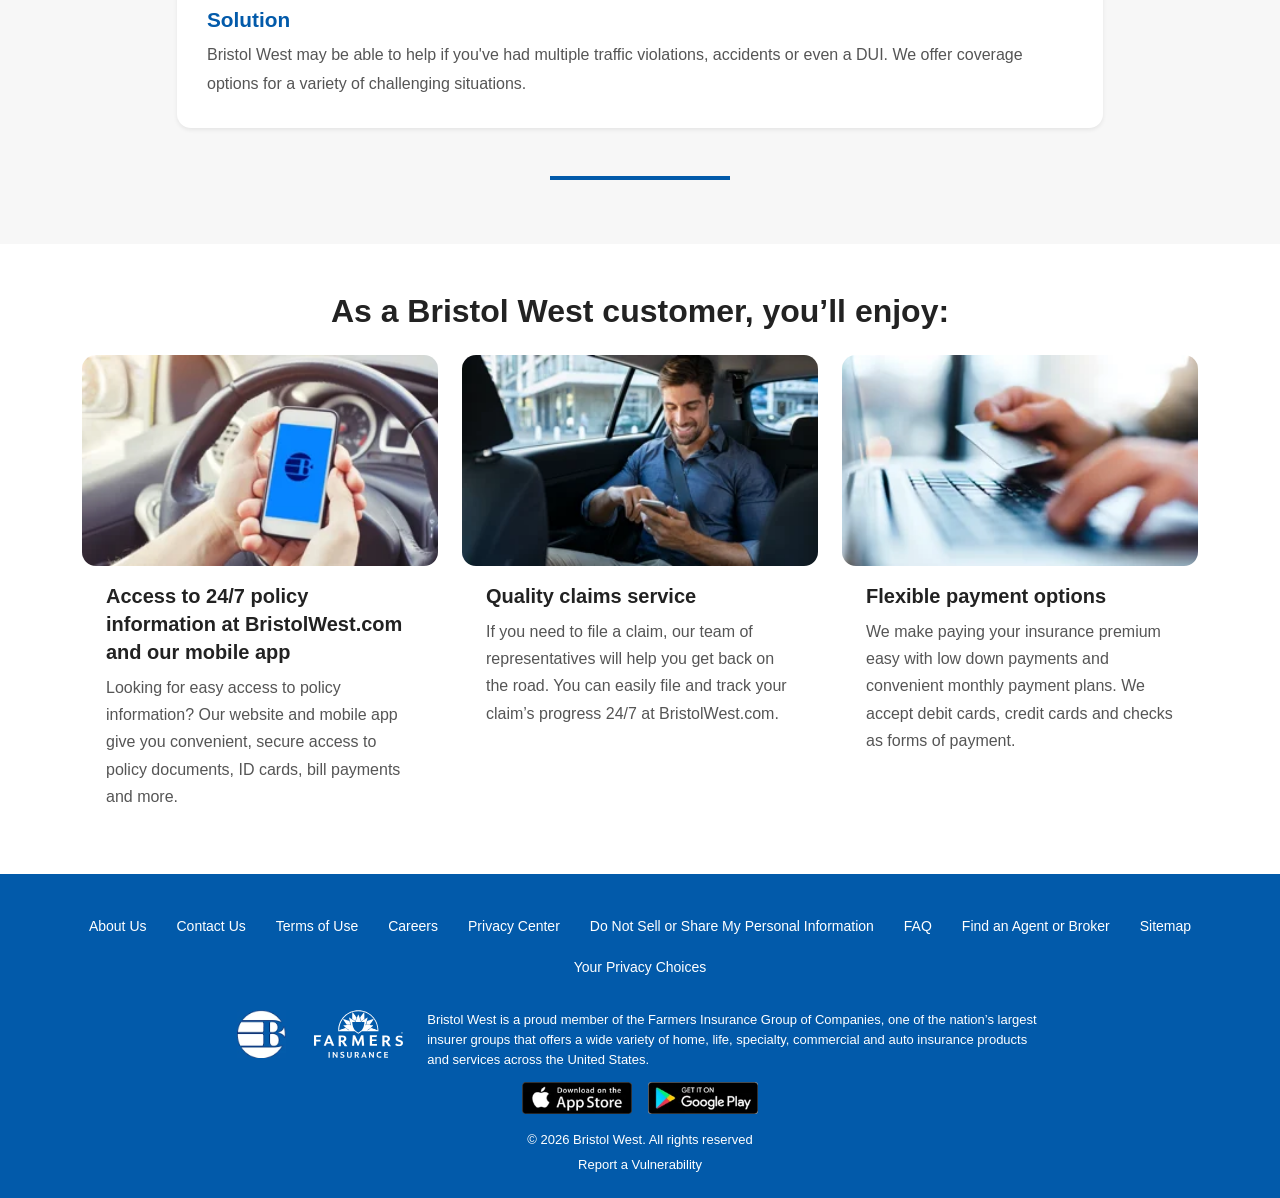
<file: why-bristo.html>
<!DOCTYPE html>
<html lang="en">
<head>
  <meta charset="UTF-8" />
  <meta name="viewport" content="width=device-width, initial-scale=1.0" />
  <title>Bristol West Bootstrap Page</title>

  <!-- Bootstrap CSS -->
  <link href="https://cdn.jsdelivr.net/npm/bootstrap@5.3.3/dist/css/bootstrap.min.css" rel="stylesheet">

  <!-- Font Awesome -->
  <link href="https://cdnjs.cloudflare.com/ajax/libs/font-awesome/6.5.2/css/all.min.css" rel="stylesheet">

  <!-- Custom CSS -->
  <link rel="stylesheet" href="style.css">
</head>
<body>

  <!-- Header Start -->
  <header class="bw-header" tabindex="-1">
    <div class="container">
      <nav class="navbar navbar-expand-lg navbar-light bw-navbar" role="navigation">

        <a href="" class="visually-hidden-focusable">Skip to Main Content</a>

        <a class="navbar-brand bw-brand" href="/">
          <img
            src="./images/logo-bristol-west-new.jpg"
            alt="Bristol West Logo"
            class="bw-logo"
          >
        </a>

        <button
          class="navbar-toggler bw-toggler ms-auto"
          type="button"
          data-bs-toggle="collapse"
          data-bs-target="#bwMainNavbar"
          aria-controls="bwMainNavbar"
          aria-expanded="false"
          aria-label="Toggle navigation"
        >
          <span class="navbar-toggler-icon"></span>
        </button>

        <div class="collapse navbar-collapse bw-nav-collapse" id="bwMainNavbar">

          <div class="d-lg-none bw-mobile-menu-head">
            <span>Menu</span>
            <button
              class="btn bw-close-btn"
              type="button"
              data-bs-toggle="collapse"
              data-bs-target="#bwMainNavbar"
              aria-label="Close menu"
            >
              X
            </button>
          </div>

          <ul class="navbar-nav mx-auto bw-main-menu">
            <li class="nav-item">
              <a class="nav-link" title="Home" aria-label="Home" href="/">Home</a>
            </li>

            <li class="nav-item">
              <a class="nav-link" title="Why Bristol West" aria-label="Why Bristol West" href="why-bristo.html">Why Bristol West</a>
            </li>

            <li class="nav-item">
              <a class="nav-link" title="Auto Insurance 101" aria-label="Auto Insurance 101" href="auto-insurance101.html">Auto Insurance 101</a>
            </li>
            <li class="nav-item">
              <a class="nav-link" title="Referral Program" aria-label="Referral Program" href="Referral.html">Referral Program</a>
            </li>

            <li class="nav-item">
              <a class="nav-link" title="Claims" aria-label="Claims" href="claim.html">Claims</a>
            </li>

            <li class="nav-item">
              <a class="nav-link bw-start-quote-link" title="Start Quote" aria-label="Start Quote" href="/">Start Quote</a>
            </li>

            
          </ul>

          <ul class="navbar-nav bw-lang-menu">
            <li class="nav-item">
              <a class="nav-link" title="Login" aria-label="Login" href="">
                <i class="fa-solid fa-user"></i>
                Login
              </a>
            </li>
          </ul>

        </div>
      </nav>
    </div>
  </header>
  <!-- Header End -->

<section class="hero-banner">
    <div class="container-fluid p-0">
        <div class="row g-0">

            <!-- Desktop Image -->
            <img src="./images/why-britol/why-bristol-header.8f3ff6857ca27c57.webp"
                 alt="Hero Banner"
                 class="img-fluid w-100 d-none d-md-block">

            <!-- Mobile Image -->
            <img src="./images/why-britol/why-bristol-header.8f3ff6857ca27c57.webp"
                 alt="Hero Banner"
                 class="img-fluid w-100 d-block d-md-none">

        </div>
    </div>
</section>

<section class="help-section py-5">

    <div class="container">

        <!-- Heading -->
        <div class="row justify-content-center text-center mb-5">
            <div class="col-lg-8">

                <h1 class="section-title mb-3">
                    How Bristol West can help you
                </h1>

                <p class="section-text">
                    Bristol West® has been serving drivers just like you for over
                    45 years. And as a member of the Farmers Insurance Group of
                    Companies®, we're committed to offering quality auto insurance
                    at an affordable price.
                </p>

                <p class="section-text">
                    You may have some questions when you're shopping for auto
                    insurance — and we have answers.
                </p>

            </div>
        </div>

        <!-- Card 1 -->

        <div class="row justify-content-center mb-4">

            <div class=" col-lg-10 col-md-12">

                <div class="scenario-header d-flex align-items-center mb-3">

                    <img src="./images/pay-icon.webp" class="scenario-icon" alt="Wallet">

                    <h2 class="scenario-title ms-3">
                        Scenario #1: I've missed a few payments
                    </h2>

                </div>

                <div class="card shadow-sm border-0 scenario-card">

                    <div class="card-body">

                        <p>
                            My credit score isn't where I'd like it to be. Will I be
                            able to get auto insurance?
                        </p>

                        <h3 class="solution-title mt-3">
                            Solution
                        </h3>

                        <p>
                            Bristol West has helped customers with poor credit—and
                            no credit—find the auto insurance they're looking for.
                            If you're facing this challenge, give us a try.
                        </p>

                    </div>

                </div>

            </div>

        </div>

        <!-- Card 2 -->

        <div class="row justify-content-center mb-4">

            <div class=" col-lg-10 col-md-12">

                <div class="scenario-header d-flex align-items-center mb-3">

                    <img src="./images/car-icon.webp" class="scenario-icon" alt="Car">

                    <h2 class="scenario-title ms-3">
                        Scenario #2: I've never had car insurance
                    </h2>

                </div>

                <div class="card shadow-sm border-0 scenario-card">

                    <div class="card-body">

                        <p>
                            I worry about finding good coverage at a reasonable
                            price.
                        </p>

                        <h3 class="solution-title mt-3">
                            Solution
                        </h3>

                        <p>
                            We can help you get the auto insurance coverage you
                            want whether you have no prior insurance, little or no
                            driving history or have only had minimal prior
                            coverage. Discounts may also be available for
                            automatic payments, paperless billing, safe driving
                            and multiple policies.
                        </p>

                    </div>

                </div>

            </div>

        </div>

        <!-- Card 3 -->

        <div class="row justify-content-center">

            <div class=" col-lg-10 col-md-12">

                <div class="scenario-header d-flex align-items-center mb-3">

                    <img src="./images/why-britol/thumbs_up_icon.webp" class="scenario-icon" alt="Thumb">

                    <h2 class="scenario-title ms-3">
                        Scenario #3: I have a DUI on my record
                    </h2>

                </div>

                <div class="card shadow-sm border-0 scenario-card">

                    <div class="card-body">

                        <p>
                            Do I have auto insurance options?
                        </p>

                        <h3 class="solution-title mt-3">
                            Solution
                        </h3>

                        <p>
                            Bristol West may be able to help if you've had
                            multiple traffic violations, accidents or even a DUI.
                            We offer coverage options for a variety of challenging
                            situations.
                        </p>

                    </div>

                </div>

            </div>

        </div>

        <hr class="section-divider mt-5">

    </div>

</section>


<section class="customer-benefits-section py-5">
    <div class="container">

        <div class="row justify-content-center">
            <div class="col-10">
                <h2 class="benefits-heading text-center mb-4">
                    As a Bristol West customer, you’ll enjoy:
                </h2>
            </div>
        </div>

        <div class="row justify-content-center g-4">

            <div class="col-12 col-md-10 col-lg-4">
                <div class="card benefit-card border-0 h-100">
                    <img src="./images/why-britol/bw_phone.webp"
                         alt="Access to 24/7 policy information"
                         class="card-img-top benefit-img">

                    <div class="card-body px-4">
                        <h3 class="benefit-title">
                            Access to 24/7 policy information at BristolWest.com and our mobile app
                        </h3>

                        <p class="benefit-text mt-2">
                            Looking for easy access to policy information? Our website and mobile app give you convenient, secure access to policy documents, ID cards, bill payments and more.
                        </p>
                    </div>
                </div>
            </div>

            <div class="col-12 col-md-10 col-lg-4">
                <div class="card benefit-card border-0 h-100">
                    <img src="./images/why-britol/bw_claims.webp"
                         alt="Quality claims service"
                         class="card-img-top benefit-img">

                    <div class="card-body px-4">
                        <h3 class="benefit-title">
                            Quality claims service
                        </h3>

                        <p class="benefit-text mt-2">
                            If you need to file a claim, our team of representatives will help you get back on the road. You can easily file and track your claim’s progress 24/7 at BristolWest.com.
                        </p>
                    </div>
                </div>
            </div>

            <div class="col-12 col-md-10 col-lg-4">
                <div class="card benefit-card border-0 h-100">
                    <img src="./images/why-britol/bw_payment.webp"
                         alt="Flexible payment options"
                         class="card-img-top benefit-img">

                    <div class="card-body px-4">
                        <h3 class="benefit-title">
                            Flexible payment options
                        </h3>

                        <p class="benefit-text mt-2">
                            We make paying your insurance premium easy with low down payments and convenient monthly payment plans. We accept debit cards, credit cards and checks as forms of payment.
                        </p>
                    </div>
                </div>
            </div>

        </div>

    </div>
</section>


  <!-- Footer Start -->
  <footer class="bw-footer">
    <div class="container-fluid">

      <div class="row text-center">
        <div class="col-12">
          <ul class="nav justify-content-center bw-footer-nav">

            <li class="nav-item">
              <a class="nav-link" href="about.html">About Us</a>
            </li>

            <li class="nav-item">
              <a class="nav-link" href="contact.html">Contact Us</a>
            </li>

            <li class="nav-item">
              <a class="nav-link" href="terms.html">Terms of Use</a>
            </li>

            <li class="nav-item">
              <a class="nav-link" href="" target="_blank">Careers</a>
            </li>

            <li class="nav-item">
              <a class="nav-link" href="" target="_blank">Privacy Center</a>
            </li>

            <li class="nav-item">
              <a class="nav-link" href="" target="_blank">
                Do Not Sell or Share My Personal Information
              </a>
            </li>

            <li class="nav-item">
              <a class="nav-link" href="faqs.html">FAQ</a>
            </li>

            <li class="nav-item">
              <a class="nav-link" href="">
                Find an Agent or Broker
              </a>
            </li>

            <li class="nav-item">
              <a class="nav-link" href="">Sitemap</a>
            </li>

            <li class="nav-item d-flex align-items-center justify-content-center">
              <a class="nav-link" href="#">Your Privacy Choices</a>
              
            </li>

          </ul>
        </div>
      </div>

      <div class="row mt-4 justify-content-center align-items-start">
        <div class="col-12 col-md-auto mb-4 text-center">
          <a href="/" aria-label="BristolWest Home">
            <img
              src="./images/bw-logo-white.webp"
              width="49"
              height="48"
              alt=""
            >
          </a>

          <a href="" title="farmers.com" class="ms-4">
            <img
              src="./images/farmers_logo.svg"
              width="89"
              height="48"
              alt=""
            >
          </a>
        </div>

        <div class="col-12 col-md-8 col-lg-6">
          <p class="bw-footer-disclaimer">
            Bristol West is a proud member of the Farmers Insurance Group of Companies,
            one of the nation’s largest insurer groups that offers a wide variety of
            home, life, specialty, commercial and auto insurance products and services
            across the <span class="text-nowrap">United States.</span>
          </p>
        </div>
      </div>

      <div class="row justify-content-center g-3 text-center">
        <div class="col-auto">
          <a href="" target="_blank">
            <img
              src="./images/ios.webp"
              width="110"
              height="32"
              alt="Download on the App Store"
            >
          </a>
        </div>

        <div class="col-auto">
          <a href="" target="_blank">
            <img
              src="./images/android.webp"
              width="110"
              height="32"
              alt="Get it on Google Play"
            >
          </a>
        </div>
      </div>

      <div class="text-center pt-3">
        <p class="bw-copy">© 2026 Bristol West. All rights reserved</p>
        <p class="bw-report">
          <a href="" target="_blank" rel="noopener">
            Report a Vulnerability
          </a>
        </p>
      </div>

    </div>
  </footer>
  <!-- Footer End -->

  <!-- Bootstrap JS -->
  <script src="https://cdn.jsdelivr.net/npm/bootstrap@5.3.3/dist/js/bootstrap.bundle.min.js"></script>

</body>
</html>
</file>
<file: style.css>
/* Common */
body {
  margin: 0;
  font-family: Arial, Helvetica, sans-serif;
  color: #1b1b1b;
  background-color: #ffffff;
}

a {
  text-decoration: none;
}

/* Header */
.bw-header {
  background-color: #ffffff;
  border-bottom: 1px solid #e5e5e5;
}

.bw-navbar {
  min-height: 82px;
  padding: 12px 0;
}

.bw-brand {
  display: inline-flex;
  align-items: center;
  max-width: 240px;
}

.bw-logo {
  max-width: 205px;
  height: auto;
}

.bw-toggler {
  border: none;
  box-shadow: none;
}

.bw-toggler:focus {
  box-shadow: none;
}

.bw-mobile-menu-head {
  color: #333333;
  font-size: 18px;
  font-weight: 700;
  padding: 16px 20px;
  border-bottom: 1px solid #d7d7d7;
  background-color: #ffffff;
}

.bw-close-btn {
  color: #333333;
  font-weight: 800;
  border: 0;
  float: right;
}

.bw-main-menu .nav-link,
.bw-lang-menu .nav-link {
  color: #333333;
  font-size: 16px;
  font-weight: 500;
  padding: 14px 16px;
}

.bw-main-menu .nav-link:hover,
.bw-lang-menu .nav-link:hover {
  color: #035aaa;
}

.bw-start-quote-link {
  color: #035aaa !important;
  font-weight: 700 !important;
}

  /* Hero */
  .bw-hero {
    background-color: #035aaa;
  }

.bw-hero-img-wrap {
  width: 100%;
  height: 100%;
  min-height: 440px;
  overflow: hidden;
}

.bw-hero-img {
  width: 100%;
  height: 100%;
  min-height: 440px;
  object-fit: cover;
  display: block;
}

.bw-hero-content {
  background-color: #035aaa;
  min-height: 440px;
  padding: 54px 42px;
  color: #ffffff;
}

.bw-hero-text {
  text-align: center;
}

.bw-hero-text h1 {
  color: #ffffff;
  font-size: clamp(32px, 4vw, 52px);
  font-weight: 700;
  line-height: 1.15;
  margin-bottom: 24px;
}

.bw-hero-text h2 {
  color: #ffffff;
  font-size: clamp(21px, 2vw, 28px);
  font-weight: 700;
  margin-bottom: 24px;
}

.bw-quote-form {
  width: 100%;
  border-radius: 50px;
}

.bw-form-row {
  max-width: 420px;
  margin: 0 auto;
  padding: 6px;
  border-radius: 30px;
  background-color: #ffffff;
  overflow: hidden;
}

.bw-zip-input {
  min-height: 54px;
  border: 0;
  border-radius: 0;
  color: #333333;
  font-size: 17px;
  padding: 12px 18px;
}

.bw-zip-input:focus {
  box-shadow: none;
}

.bw-quote-btn {
  min-height: 54px;
  height: 100%;
  width: 100%;
  color: #ffffff;
  background-color: #f2522d;
  border: 0;
  border-radius: 30px;
  font-size: 17px;
  font-weight: 700;
  padding: 13px 26px;
}

.bw-quote-btn:hover {
  background-color: #d94321;
  color: #ffffff;
}

.bw-zip-validation-msg {
  color: #ffffff;
  font-size: 16px;
  font-weight: 700;
  min-height: 24px;
  margin-top: 12px;
}

.bw-saved-quote-link {
  color: #ffffff;
  font-size: 17px;
  font-weight: 700;
  text-decoration: underline;
}

.bw-saved-quote-link:hover {
  color: #ffffff;
}

/* Quick Links */
.bw-quick-section {
  padding: 34px 0 20px;
}

.bw-quick-box {
 
  padding: 12px 0 30px;
}

.bw-section-title {
  color: #025aaa;
  font-size: clamp(28px, 3vw, 42px);
  font-weight: 600;
  line-height: 1.2;
  margin-bottom: 8px;
}

.bw-subtitle {
  color: #333333;
  font-size: 18px;
  font-weight: 400;
  margin-bottom: 0;
}

.bw-quick-link {
  display: block;
  text-align: center;
  color: #ffffff;
  height: 250px;
  background-color: #2785d7;
  padding: 40px 8px;
}

.bw-quick-link:hover {
  color: #ffffff;
}

.bw-quick-icon {
  min-height: 76px;
  display: flex;
  justify-content: center;
  align-items: center;
}

.bw-quick-icon img {
  max-width: 100px;
  height: auto;
}

.bw-quick-text {
  display: block;
  color: #ffffff;
  font-size: 17px;
  font-weight: 600;
  line-height: 1.35;
  margin-top: 12px;
}

/* Why Section */
.bw-why-section {
  background-color: #ffffff;
  padding: 30px 0 58px;
}

.bw-feature-card {
  background-color: #ffffff;
  border: 0;
  text-align: center;
  padding: 10px;
  height: 100%;
}

.bw-feature-img {
  min-height: 120px;
  display: flex;
  justify-content: center;
  align-items: center;
}

.bw-feature-img img {
  max-width: 100px;
  height: auto;
}

.bw-feature-text {
  color: #333333;
  font-size: 20px;
  font-weight: 600;
  line-height: 1.35;
  padding-top: 12px;
}

/* Footer */
.bw-footer {
  background-color: #025aaa;
  padding: 34px 0 22px;
  color: #ffffff;
}

.bw-footer-nav {
  gap: 4px 10px;
}

.bw-footer-nav .nav-link {
  color: #ffffff;
  font-size: 14px;
  font-weight: 500;
  padding: 8px 10px;
  text-decoration: none;
}

.bw-footer-nav .nav-link:hover {
  color: #d7ecff;
  text-decoration: underline;
}

.bw-footer-disclaimer {
  color: #ffffff;
  font-size: 13px;
  line-height: 1.55;
  text-align: left;
  margin-bottom: 0;
}

.bw-copy {
  color: #ffffff;
  font-size: 13px;
  margin-bottom: 2px;
}

.bw-report {
  margin-bottom: 0;
}

.bw-report a {
  color: #ffffff;
  font-size: 13px;
}

.bw-report a:hover {
  color: #d7ecff;
  text-decoration: underline;
}

/* Bootstrap Collapse Mobile Look */
.bw-nav-collapse.show {
  padding-bottom: 18px;
  background-color: #ffffff;
}

.hero-banner{
    width:100%;
    overflow:hidden;
}

.hero-banner img{
    display:block;
    width:100%;
    height:auto;
    object-fit:cover;
}

.help-section{
    background:#f7f7f7;
}

.section-title{
    font-size:2.4rem;
    font-weight:700;
    color:#025aaa;
}

.section-text{
    font-size:1rem;
    line-height:1.8;
    color:#555;
}

.scenario-header{
    display:flex;
    align-items:center;
}

.scenario-icon{
    width:60px;
    height:60px;
    object-fit:contain;
    flex-shrink:0;
}

.scenario-title{
    font-size:1.5rem;
    font-weight:700;
    color:#025aaa;
    margin:0;
}

.scenario-card{
    border-radius:14px;
}

.scenario-card .card-body{
    padding:30px;
}

.scenario-card p{
    color:#555;
    line-height:1.8;
    margin-bottom:0;
}

.solution-title{
    color:#025aaa;
    font-size:1.3rem;
    font-weight:700;
}

.section-divider{
    width:180px;
    border:2px solid #025aaa;
    opacity:1;
    margin-left:auto;
    margin-right:auto;
}

.customer-benefits-section{
    background:#ffffff;
}

.benefits-heading{
    font-size:2rem;
    font-weight:700;
    color:#222;
}

.benefit-card{
    background:#ffffff;
    border-radius:14px;
}

.benefit-img{
    width:100%;
    height:auto;
    object-fit:cover;
    border-radius:14px;
}

.benefit-title{
    font-size:1.25rem;
    font-weight:700;
    line-height:1.4;
    color:#222;
}

.benefit-text{
    font-size:1rem;
    line-height:1.7;
    color:#555;
    margin-bottom:0;
}
</file>
<file: about.css>
.about-section{
    background:#ffffff;
}

.about-breadcrumb a{
    color:#025aaa;
    text-decoration:none;
}

.about-main-heading{
    font-size:2.4rem;
    font-weight:700;
    color:#222;
}

.about-content-box{
    border-right:1px solid #ddd;
    padding-right:35px;
}

.about-content-box h5{
    font-size:1.35rem;
    font-weight:700;
    color:#222;
    margin-top:20px;
    margin-bottom:12px;
}

.about-content-box p{
    font-size:1rem;
    line-height:1.8;
    color:#555;
}

.about-sidebar{
    background:#f6f8fb;
    border-radius:16px;
}

.sidebar-heading{
    font-size:1.25rem;
    font-weight:700;
    color:#222;
}

.about-links{
    padding-left:20px;
    margin-bottom:0;
}

.about-links li{
    margin-bottom:12px;
    color:#025aaa;
}

.about-links a{
    color:#025aaa;
    font-weight:600;
    text-decoration:none;
}

.about-links a:hover{
    text-decoration:underline;
}
</file>
<file: auto.css>
.auto-insurance-section{
    background:#f6f8fb;
}

.auto-content-box{
    border-radius:16px;
}

.auto-heading{
    font-size:2.4rem;
    font-weight:700;
    color:#025aaa;
}

.auto-text{
    font-size:1rem;
    line-height:1.8;
    color:#555;
}

.auto-highlight{
    font-size:1.1rem;
    font-weight:700;
    color:#025aaa;
    margin-bottom:0;
}

.coverage-icon-box{
    width:70px;
    flex-shrink:0;
}

.coverage-icon{
    width:70px;
    height:70px;
    object-fit:contain;
}

.coverage-title{
    font-size:1.45rem;
    font-weight:700;
    color:#222;
    margin-bottom:8px;
}

.coverage-text{
    font-size:1rem;
    line-height:1.7;
    color:#555;
    margin-bottom:0;
}
.coverage-carousel-section{
    background:#ffffff;
}

.carousel-main-img{
    border-radius:16px;
}

.carousel-content{
    max-width:760px;
    margin-left:auto;
    margin-right:auto;
}

.carousel-content h4{
    font-size:1.6rem;
    font-weight:700;
    color:#025aaa;
}

.carousel-content p{
    font-size:1rem;
    line-height:1.7;
    color:#555;
}

.carousel-control-prev-icon,
.carousel-control-next-icon{
    background-color:#025aaa;
    border-radius:50%;
    padding:20px;
}

.carousel-indicators{
    margin-bottom:-35px;
}

.carousel-indicators button{
    width:12px;
    height:12px;
    border-radius:50%;
    background-color:#025aaa;
}
.auto-perks-section{
    background:#ffffff;
}

.auto-perk-card{
    background:#ffffff;
    border-radius:16px;
}

.auto-perk-img{
    width:100%;
    height:auto;
    object-fit:cover;
    border-radius:16px;
}

.auto-perk-title{
    font-size:1.35rem;
    font-weight:700;
    line-height:1.4;
    color:#222;
}

.auto-perk-text{
    font-size:1rem;
    line-height:1.7;
    color:#555;
    margin-bottom:0;
}

.quote-faq-section{
    background:#ffffff;
}

.quote-box{
    background:#025aaa;
    border-radius:16px;
}

.quote-title{
    font-size:1.8rem;
    font-weight:700;
    color:#ffffff;
}

.quote-label{
    font-size:1rem;
    font-weight:600;
    color:#ffffff;
}

.quote-input{
    height:48px;
    border-radius:8px;
}

.quote-btn{
    height:48px;
    background:#fd4d29;
    color:#ffffff;
    font-weight:700;
    border-radius:8px;
}

.quote-btn:hover{
    background:#e84222;
    color:#ffffff;
}

.saved-quote-link{
    color:#ffffff;
    font-weight:600;
    text-decoration:underline;
}

.faq-heading{
    font-size:1.8rem;
    font-weight:700;
    color:#222;
}

.faq-accordion .accordion-item{
    border:0;
    border-bottom:1px solid #ddd;
}

.faq-accordion .accordion-button{
    font-size:1.1rem;
    font-weight:700;
    color:#222;
    background:#ffffff;
    box-shadow:none;
    padding:18px 0;
}

.faq-accordion .accordion-button:not(.collapsed){
    color:#025aaa;
    background:#ffffff;
}

.faq-accordion .accordion-body{
    padding:5px 0 20px;
    color:#555;
    line-height:1.7;
}
</file>
<file: claim.css>
.claims-section{
    background:#ffffff;
}

.claims-breadcrumb a{
    color:#025aaa;
    text-decoration:none;
}

.claims-main-heading{
    font-size:2.4rem;
    font-weight:700;
    color:#222;
}

.claims-heading{
    font-size:1.65rem;
    font-weight:700;
    color:#222;
}

.claims-box{
    background:#ffffff;
    border:1px solid #e4e4e4;
    border-radius:16px;
    padding:30px;
}

.claims-box p{
    color:#555;
    line-height:1.7;
}

.claims-tile{
    border:1px solid #ddd;
    border-radius:14px;
    padding:16px;
    background:#fff;
    cursor:pointer;
}

.claims-tile:hover{
    border-color:#025aaa;
}

.claims-img{
    width:100%;
    height:auto;
    object-fit:contain;
    margin-bottom:12px;
}

.claims-tile span{
    display:block;
    font-size:.95rem;
    color:#333;
    line-height:1.4;
}

.claims-btn{
    background:#025aaa;
    color:#ffffff;
    font-weight:700;
    border-radius:8px;
    padding:12px 24px;
}

.claims-btn:hover{
    background:#01477f;
    color:#ffffff;
}

.claims-sidebar{
    background:#f6f8fb;
    border-radius:16px;
}

.claims-sidebar h2{
    font-size:1.25rem;
    font-weight:700;
    color:#222;
}

.claims-sidebar p{
    color:#555;
    line-height:1.7;
}

.claims-sidebar a,
.claims-box a{
    color:#025aaa;
    font-weight:600;
}
</file>
<file: contact.css>
.contact-section{
    background:#ffffff;
}

.contact-breadcrumb a{
    color:#025aaa;
    text-decoration:none;
}

.contact-main-heading{
    font-size:2.4rem;
    font-weight:700;
    color:#222;
}

.contact-card{
    border-radius:16px;
    background:#ffffff;
    box-shadow:0 8px 24px rgba(0,0,0,.08);
}

.contact-card-header{
    background:#f6f8fb;
    border-bottom:1px solid #e5e5e5;
    padding:28px 20px;
    border-radius:16px 16px 0 0;
}

.contact-icon-box{
    width:72px;
    height:72px;
    border-radius:50%;
    background:#025aaa;
    display:flex;
    align-items:center;
    justify-content:center;
}

.contact-icon-box i{
    color:#ffffff;
    font-size:30px;
}

.contact-card-title{
    font-size:1.35rem;
    font-weight:700;
    color:#222;
    text-transform:uppercase;
    margin:0;
}

.contact-card-body{
    padding:25px;
}

.contact-card-body h4{
    font-size:1.05rem;
    font-weight:700;
    color:#222;
    margin-top:18px;
}

.contact-card-body p,
.contact-card-body address{
    font-size:.96rem;
    line-height:1.7;
    color:#555;
}

.contact-card-body a{
    color:#025aaa;
    font-weight:600;
    text-decoration:none;
}

.contact-card-body a:hover{
    text-decoration:underline;
}
</file>
<file: reherral.css>
.referral-section{
    background:#eef4fb;
    padding:80px 0;
}

.referral-card{
    background:#ffffff;
    border-radius:24px;
    box-shadow:0 18px 45px rgba(0,0,0,.10);
    overflow:hidden;
}

.referral-header{
    background:#025aaa;
    padding:45px;
    text-align:center;
    color:#ffffff;
}

.referral-badge{
    display:inline-block;
    background:rgba(255,255,255,.18);
    padding:8px 18px;
    border-radius:30px;
    font-size:14px;
    font-weight:700;
    margin-bottom:15px;
}

.referral-header h1{
    font-size:2.2rem;
    font-weight:800;
    margin-bottom:12px;
}

.referral-header p{
    max-width:580px;
    margin:0 auto;
    line-height:1.7;
    color:#eaf3ff;
}

.referral-form{
    padding:45px;
}

.referral-form label{
    font-weight:700;
    color:#1f2937;
    margin-bottom:8px;
}

.referral-form .form-control{
    height:20px;
    margin-top: 20px;
    margin-bottom: 20px;
    border-radius:12px;
    border:1px solid #d6dde8;
    padding:12px 16px;
}

.referral-form .form-control:focus{
    border-color:#025aaa;
    box-shadow:0 0 0 .18rem rgba(2,90,170,.15);
}

.secure-box{
    background:#f8fbff;
    border:1px solid #dce8f5;
    border-radius:18px;
    padding:28px;
}

.secure-box h4{
    font-size:1.35rem;
    font-weight:800;
    color:#025aaa;
    margin-bottom:15px;
}

.secure-box ul{
    padding-left:20px;
    margin-bottom:15px;
}

.secure-box li{
    margin-bottom:10px;
    color:#333;
}

.secure-box p{
    margin:0;
    color:#b42318;
    font-weight:600;
}

.referral-btn{
    margin-top: 20px;
    width:100%;
    height:56px;
    background:#fd4d29;
    color:#ffffff;
    border-radius:14px;
    font-size:1rem;
    font-weight:800;
    border:none;
}

.referral-btn:hover{
    background:#df3f1f;
    color:#ffffff;
}
</file>
<file: terms.css>
.terms-section{
    background:#ffffff;
}

.terms-breadcrumb a{
    color:#025aaa;
    text-decoration:none;
}

.terms-content{
    padding-right:30px;
    border-right:1px solid #ddd;
}

.terms-content h1{
    font-size:2.4rem;
    font-weight:700;
    color:#222;
    margin-bottom:20px;
}

.terms-content h2{
    font-size:1.35rem;
    font-weight:700;
    color:#222;
    margin-top:28px;
    margin-bottom:12px;
}

.terms-content p,
.terms-content li{
    font-size:1rem;
    line-height:1.8;
    color:#555;
}

.terms-content a{
    color:#025aaa;
    font-weight:600;
}

.terms-sidebar{
    background:#f6f8fb;
    border-radius:16px;
}

.terms-sidebar h2{
    font-size:1.35rem;
    font-weight:700;
    color:#222;
    margin-bottom:15px;
}

.terms-sidebar h3{
    font-size:1.1rem;
    font-weight:700;
    color:#222;
    margin-top:20px;
}

.terms-sidebar p,
.terms-sidebar li{
    font-size:.95rem;
    line-height:1.7;
    color:#555;
}

.terms-sidebar ul{
    padding-left:20px;
}
</file>
